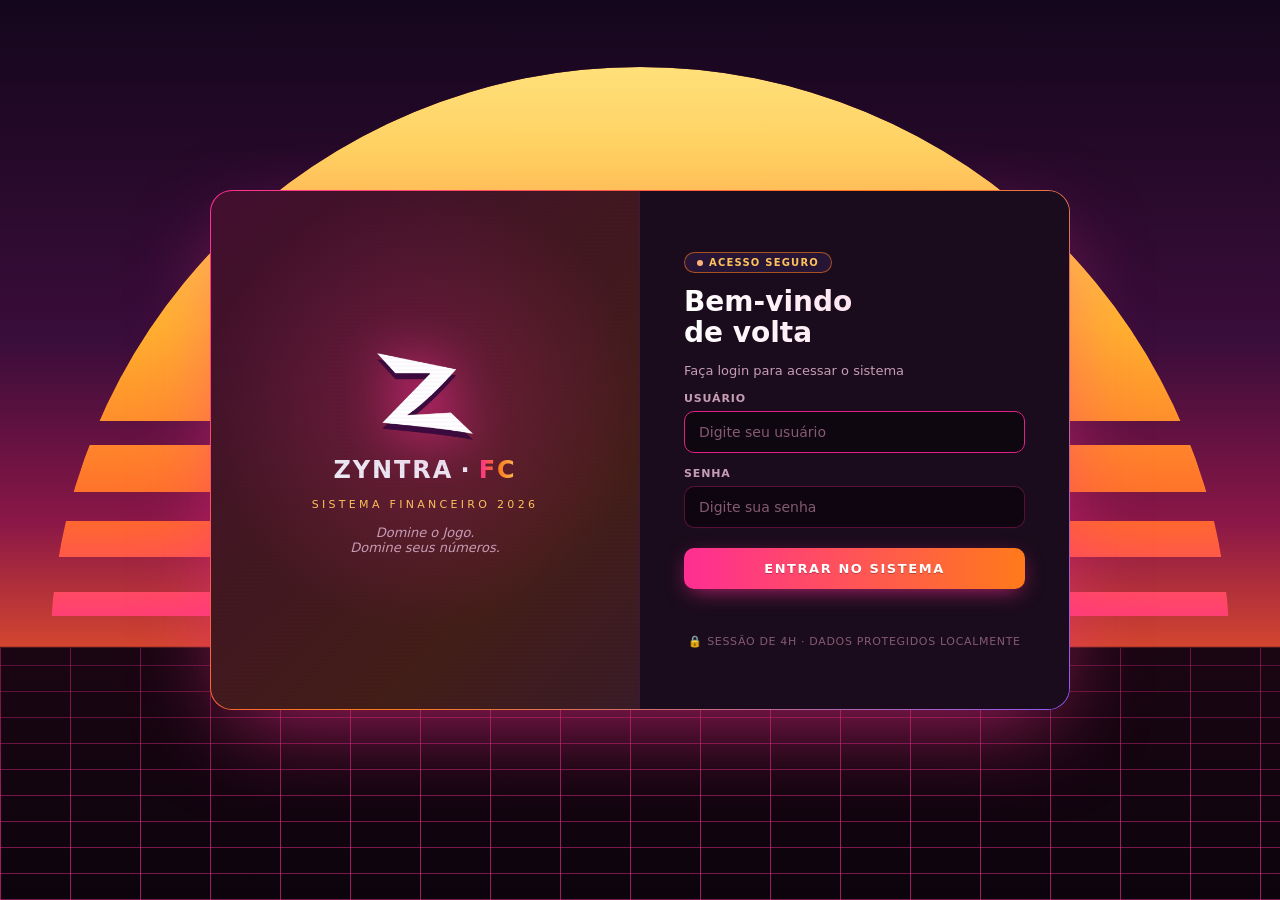
<file: index.html>
﻿<!DOCTYPE html>
<!-- saved from url=(0125)file:///C:/Users/felip/OneDrive/%C3%81rea%20de%20Trabalho/Zyntra%20Global/Zyntra%20%E2%80%94%20Fluxo%20de%20Caixa%202026.html -->
<html lang="pt-BR"><head><meta http-equiv="Content-Type" content="text/html; charset=UTF-8">

<meta name="viewport" content="width=device-width,initial-scale=1.0">
<title>Zyntra — Fluxo de Caixa 2026</title>
<link href="./_files/css2" rel="stylesheet"><link rel="stylesheet" href="mobile.css"><link rel="manifest" href="manifest.json"><meta name="apple-mobile-web-app-capable" content="yes"><meta name="apple-mobile-web-app-status-bar-style" content="black-translucent"><meta name="apple-mobile-web-app-title" content="Zyntra FC"><link rel="apple-touch-icon" href="icon-192.png">
<style>
*{box-sizing:border-box;margin:0;padding:0}
:root{
  --f-body:"Segoe UI Variable Text","Segoe UI",system-ui,-apple-system,BlinkMacSystemFont,sans-serif;
  --f-disp:"Segoe UI Variable Display","Segoe UI",system-ui,-apple-system,BlinkMacSystemFont,sans-serif;
  --f-num:"Cascadia Mono",ui-monospace,"SF Mono",Consolas,monospace;
  --bg:#0f0710;--w:#1a0c1c;--w2:#231026;--w3:#2d1531;--s3:#231026;
  --bdr:#3b1a37;--bdr2:#58264d;
  --t:#ece9f3;--t2:#c79db6;--t3:#845a72;
  --gold:#e0218a;--ouro:#c9a84c;--ourob:#d4b560;--gd:#b8186f;--gdb:#ffb37a;--gl:rgba(139,92,246,.11);--glb:rgba(139,92,246,.3);
  --grn:#34d399;--gnbg:rgba(52,211,153,.08);
  --red:#f87171;--rdbg:rgba(248,113,113,.08);
  --amb:#fbbf24;--ambg:rgba(251,191,36,.08);
  --blu:#60a5fa;--blubg:rgba(96,165,250,.08);
  --pur:#a78bfa;--pubg:rgba(167,139,250,.08);
  --nav:215px
}
body{font-family:var(--f-body);background:var(--bg);color:var(--t);font-size:13px;display:flex;height:100vh;overflow:hidden;-webkit-font-smoothing:antialiased}

/* SIDEBAR */
.sb{width:var(--nav);background:var(--w);border-right:1px solid var(--bdr);display:flex;flex-direction:column;overflow-y:auto;flex-shrink:0}
.sb-logo{padding:16px 14px 14px;border-bottom:1px solid var(--bdr2);flex-shrink:0}
.sb-logo .t1{font-family:var(--f-disp);font-size:15px;font-weight:800;letter-spacing:-.3px;color:var(--t)}
.sb-logo .t1 span{color:var(--ouro)}
.sb-logo .t2{font-size:10px;color:var(--t3);text-transform:uppercase;letter-spacing:.6px;margin-top:3px}
.sb-sec{font-size:9px;color:var(--t3);font-weight:700;text-transform:uppercase;letter-spacing:1px;padding:12px 14px 4px;border-top:1px solid var(--bdr);margin-top:4px;flex-shrink:0}
.sb-sec:first-of-type{border-top:none;margin-top:0}
.ni{display:flex;align-items:center;gap:8px;padding:7px 10px;margin:1px 6px;border-radius:7px;cursor:pointer;font-size:12px;color:var(--t2);transition:background .12s,color .12s;user-select:none;white-space:nowrap;overflow:hidden}
.ni:hover{background:var(--w2);color:var(--t)}
.ni.on{background:var(--gl);color:var(--ouro);font-weight:600;border-left:2px solid var(--gold);padding-left:8px}
.ni .ico{font-size:12px;flex-shrink:0;width:14px;text-align:center;opacity:.8}
.ni.on .ico{opacity:1}
.ni .lbl{overflow:hidden;text-overflow:ellipsis}
.bdg{margin-left:auto;font-size:9px;background:var(--bdr2);color:var(--t2);border-radius:10px;padding:1px 6px;font-weight:700;flex-shrink:0}
.ni.on .bdg{background:var(--gold);color:#fff}

/* MAIN */
.main{flex:1;display:flex;flex-direction:column;overflow:hidden;min-width:0}
.topbar{height:50px;background:var(--w);border-bottom:1px solid var(--bdr);display:flex;align-items:center;padding:0 20px;gap:12px;flex-shrink:0}
.topbar-title{font-size:13px;font-weight:600;flex:0 0 auto;overflow:hidden;text-overflow:ellipsis;white-space:nowrap;color:var(--t2)}
.chip{background:var(--gl);color:var(--ouro);border:1px solid var(--glb);border-radius:20px;padding:3px 10px;font-size:10px;font-weight:700;white-space:nowrap;letter-spacing:.3px}
#btn-sync{font-size:13px;padding:3px 8px;border-radius:20px;cursor:pointer;white-space:nowrap;background:rgba(160,156,146,.12);color:var(--t3);border:1px solid var(--bdr);margin-right:6px;transition:transform .15s ease}
#btn-sync.syncing{animation:sf-spin .9s linear infinite;display:inline-block}
@keyframes sf-spin{to{transform:rotate(360deg)}}
.pg{overflow-y:auto;flex:1;padding:16px 20px}

/* GRID */
.g2{display:grid;grid-template-columns:1fr 1fr;gap:12px;margin-bottom:14px}
.g3{display:grid;grid-template-columns:1fr 1fr 1fr;gap:12px;margin-bottom:14px}
.g4{display:grid;grid-template-columns:repeat(4,1fr);gap:12px;margin-bottom:14px}
.g5{display:grid;grid-template-columns:repeat(5,1fr);gap:12px;margin-bottom:14px}
.row2{display:grid;grid-template-columns:1fr 1fr;gap:14px;margin-bottom:14px}

/* CARD */
.card{background:var(--w);border:1px solid var(--bdr);border-radius:10px;padding:14px 16px}
.card.gold,.card.hl{border-color:rgba(139,92,246,.2);background:linear-gradient(145deg,var(--w),rgba(139,92,246,.04))}
.card .lbl{font-size:10px;color:var(--t3);font-weight:600;text-transform:uppercase;letter-spacing:.5px;margin-bottom:6px}
.card .val{font-family:var(--f-num);font-variant-numeric:tabular-nums;font-size:20px;font-weight:700;line-height:1.15;letter-spacing:-.3px}
.card .sub{font-size:10px;color:var(--t3);margin-top:3px}
.grn{color:var(--grn)}.red{color:var(--red)}.amb{color:var(--amb)}.blu{color:var(--blu)}.pur{color:var(--pur)}.gld{color:var(--ouro)}

/* PANEL */
.panel{background:var(--w);border:1px solid var(--bdr);border-radius:10px;overflow:hidden;margin-bottom:14px}
.ph{padding:10px 14px;border-bottom:1px solid var(--bdr);background:var(--w2);display:flex;align-items:center;justify-content:space-between;gap:8px;flex-wrap:wrap}
.pt{font-size:10px;font-weight:700;color:var(--ouro);text-transform:uppercase;letter-spacing:.5px}
.pb{padding:12px 14px}
.sec{font-size:10px;font-weight:700;color:var(--t3);text-transform:uppercase;letter-spacing:.8px;margin:16px 0 10px;padding-bottom:7px;border-bottom:1px solid var(--bdr)}

/* TABELA */
.ts{overflow-y:auto;max-height:480px}
.tw{overflow-x:auto}
table{width:100%;border-collapse:collapse;font-size:12px}
th{padding:8px 10px;text-align:left;font-size:10px;font-weight:700;color:var(--t3);text-transform:uppercase;letter-spacing:.4px;border-bottom:1px solid var(--bdr);background:var(--w2);white-space:nowrap;position:sticky;top:0;z-index:2}
td{padding:8px 10px;border-bottom:1px solid var(--bdr);vertical-align:middle;color:var(--t)}
tr:last-child td{border-bottom:none}
tr:hover td{background:rgba(255,255,255,.02)}
tfoot td{font-weight:700;border-top:1px solid var(--bdr2);border-bottom:none!important;background:var(--w2);color:var(--t)}
.tr{text-align:right}.tc{text-align:center}.tnw{white-space:nowrap}

/* PILLS */
.pill{font-size:10px;padding:2px 8px;border-radius:20px;font-weight:600;white-space:nowrap;display:inline-block;letter-spacing:.2px}
.pe{background:rgba(52,211,153,.12);color:#34d399;border:1px solid rgba(52,211,153,.25)}
.ps{background:rgba(248,113,113,.12);color:#f87171;border:1px solid rgba(248,113,113,.25)}
.pst{background:rgba(251,191,36,.12);color:#fbbf24;border:1px solid rgba(251,191,36,.25)}
.pr{background:rgba(96,165,250,.12);color:#60a5fa;border:1px solid rgba(96,165,250,.25)}
.pi{background:rgba(167,139,250,.12);color:#a78bfa;border:1px solid rgba(167,139,250,.25)}
.pn{background:rgba(255,255,255,.05);color:var(--t3);border:1px solid var(--bdr)}
.pml{background:rgba(251,191,36,.12);color:#fbbf24;border:1px solid rgba(251,191,36,.25)}
.pamz{background:rgba(96,165,250,.12);color:#60a5fa;border:1px solid rgba(96,165,250,.25)}
.pshp{background:rgba(232,121,249,.12);color:#e879f9;border:1px solid rgba(232,121,249,.25)}

/* FORMS */
.btn{display:inline-flex;align-items:center;gap:5px;padding:7px 13px;font-size:12px;font-family:var(--f-body);border-radius:7px;border:1px solid var(--bdr2);background:var(--w2);color:var(--t);cursor:pointer;font-weight:500;transition:all .12s;white-space:nowrap}
.btn:hover{background:var(--w3);border-color:var(--bdr2);color:var(--t)}
.btn-p,.btnp{background:var(--gold);color:#fff;border-color:var(--ouro);font-weight:600}
.btn-p:hover,.btnp:hover{background:var(--gdb)}
.btn-d,.btnd{background:transparent;color:var(--red);border-color:rgba(248,113,113,.2)}
.btn-d:hover,.btnd:hover{background:rgba(248,113,113,.08)}
.btn-sm,.bsm{padding:4px 8px;font-size:11px}
.brow{display:flex;gap:8px;align-items:center;flex-wrap:wrap;margin-bottom:14px}
.inp{padding:7px 10px;font-size:12px;font-family:var(--f-body);border:1px solid var(--bdr);border-radius:7px;background:var(--w2);color:var(--t);outline:none;transition:border .12s}
.inp:focus{border-color:var(--ouro);background:var(--w2)}
.sel{padding:7px 9px;font-size:12px;font-family:var(--f-body);border:1px solid var(--bdr);border-radius:7px;background:var(--w2);color:var(--t);outline:none;transition:border .12s}
.sel:focus{border-color:var(--ouro)}
.fg{display:grid;gap:10px}
.f2{grid-template-columns:1fr 1fr}.f3{grid-template-columns:1fr 1fr 1fr}
.fg label{font-size:10px;color:var(--t3);font-weight:600;text-transform:uppercase;letter-spacing:.4px;display:block;margin-bottom:3px}
.fg input,.fg select{width:100%;padding:7px 10px;font-size:12px;font-family:var(--f-body);border:1px solid var(--bdr);border-radius:7px;background:var(--w2);color:var(--t);outline:none;transition:border .12s}
.fg input:focus,.fg select:focus{border-color:var(--ouro)}
.fg input[readonly]{background:var(--w);cursor:default;color:var(--t3)}

/* MODAL */
.mbg{display:none;position:fixed;inset:0;background:rgba(0,0,0,.8);z-index:999;align-items:flex-start;justify-content:center;padding:50px 10px 20px;overflow-y:auto;backdrop-filter:blur(2px)}
.mbg.open{display:flex}
.modal{background:var(--w);border:1px solid var(--bdr2);border-radius:12px;padding:20px;width:560px;max-width:100%;box-shadow:0 32px 80px rgba(0,0,0,.7);margin:auto}
.modal.lg{width:760px}
.modal h3{font-size:13px;font-weight:700;margin-bottom:14px;padding-bottom:10px;border-bottom:1px solid var(--bdr);color:var(--ouro);letter-spacing:.2px}
.macts{display:flex;gap:8px;justify-content:flex-end;margin-top:16px;padding-top:12px;border-top:1px solid var(--bdr)}

/* MISC */
.mono{font-family:'SF Mono',ui-monospace,monospace;font-size:11px;background:var(--w2);border:1px solid var(--bdr);padding:2px 6px;border-radius:4px;color:var(--t2)}
.srow{display:flex;align-items:center;gap:8px;padding:8px 0;border-bottom:1px solid var(--bdr)}
.srow:last-child{border-bottom:none}
.calc-box{background:var(--w2);border:1px solid var(--bdr2);border-radius:7px;padding:11px;margin:10px 0;display:grid;grid-template-columns:1fr 1fr 1fr 1fr;gap:9px}
.calc-box .cl{font-size:10px;color:var(--t2);text-transform:uppercase;letter-spacing:.3px;margin-bottom:2px}
.calc-box .cv{font-size:17px;font-weight:700}
.empty{padding:36px;text-align:center;color:var(--t3)}
.mai-row{background:rgba(139,92,246,.08)!important}
.hl{background:linear-gradient(135deg,var(--w),rgba(139,92,246,.06))!important;border-color:var(--glb)!important}

/* ── LOGIN ── */
.login-bg{position:fixed;inset:0;background:#000;display:flex;align-items:center;justify-content:center;z-index:9999;overflow:hidden;}
.login-bg.hidden{display:none;}
#login-canvas{position:absolute;inset:0;z-index:0;pointer-events:none;}
.login-wrap{position:relative;z-index:1;display:flex;width:860px;max-width:98vw;min-height:520px;border-radius:24px;overflow:hidden;box-shadow:0 0 80px rgba(107,33,168,.25),0 40px 120px rgba(0,0,0,.9);border:1px solid rgba(107,33,168,.2);}

/* PAINEL ESQUERDO */
.login-brand{
  flex:1;
  background:linear-gradient(160deg,#0f0710 0%,#0e0010 60%,#0f0710 100%);
  border-right:1px solid rgba(107,33,168,.25);
  display:flex;flex-direction:column;align-items:center;justify-content:center;
  padding:52px 40px;position:relative;overflow:hidden;
}
.login-brand::before{
  content:'';position:absolute;
  width:320px;height:320px;border-radius:50%;
  background:radial-gradient(circle,rgba(107,33,168,.18) 0%,transparent 70%);
  top:50%;left:50%;transform:translate(-50%,-50%);
  animation:loginPulse 3s ease-in-out infinite;
}
.login-brand::after{
  content:'';position:absolute;inset:0;
  background:repeating-linear-gradient(0deg,transparent,transparent 2px,rgba(107,33,168,.03) 2px,rgba(107,33,168,.03) 4px);
  pointer-events:none;
}
.login-logo-wrap{position:relative;margin-bottom:28px;animation:loginEntrada .6s cubic-bezier(.34,1.56,.64,1);}
.login-logo-img{width:110px;height:110px;object-fit:contain;display:block;filter:drop-shadow(0 0 30px rgba(107,33,168,.7)) drop-shadow(0 0 8px rgba(255,255,255,.2));}
.login-logo-ring{position:absolute;inset:-12px;border:1px solid rgba(107,33,168,.4);border-radius:50%;animation:loginSpin 8s linear infinite;}
.login-logo-ring2{position:absolute;inset:-20px;border:1px dashed rgba(107,33,168,.2);border-radius:50%;animation:loginSpin 14s linear infinite reverse;}
.login-brand-name{font-size:26px;font-weight:900;letter-spacing:3px;color:#fff;text-transform:uppercase;margin-bottom:6px;text-shadow:0 0 20px rgba(107,33,168,.5);}
.login-brand-name em{color:#c9a84c;font-style:normal;margin:0 6px;}
.login-brand-sub{font-size:9px;color:rgba(107,33,168,.7);text-transform:uppercase;letter-spacing:3px;margin-bottom:32px;}
.login-tagline{font-size:13px;color:rgba(255,255,255,.15);font-style:italic;letter-spacing:.5px;margin-bottom:0;}
.login-tagline span{color:rgba(107,33,168,.5);font-weight:700;}
.login-dots{display:flex;gap:6px;margin-top:28px;}
.login-dot{width:6px;height:6px;border-radius:50%;background:rgba(107,33,168,.3);animation:loginDot 1.4s ease-in-out infinite;}
.login-dot:nth-child(2){animation-delay:.2s;}
.login-dot:nth-child(3){animation-delay:.4s;}

/* PAINEL DIREITO */
.login-form-side{
  width:380px;
  background:linear-gradient(160deg,#0a0a0a 0%,#0f0710 100%);
  display:flex;flex-direction:column;justify-content:center;
  padding:52px 44px;
  animation:loginSlide .5s cubic-bezier(.34,1.2,.64,1);
}
.login-tag{display:inline-flex;align-items:center;gap:6px;background:rgba(107,33,168,.12);border:1px solid rgba(107,33,168,.3);border-radius:20px;padding:4px 12px;font-size:10px;font-weight:700;color:rgba(107,33,168,.8);letter-spacing:1px;text-transform:uppercase;margin-bottom:20px;}
.login-tag::before{content:'';width:6px;height:6px;border-radius:50%;background:#6b21a8;box-shadow:0 0 6px rgba(107,33,168,1);animation:loginDot 1.4s ease-in-out infinite;}
.login-title{font-size:28px;font-weight:800;color:#fff;margin-bottom:4px;letter-spacing:-.5px;line-height:1.1;}
.login-subtitle{font-size:13px;color:#333;margin-bottom:32px;font-weight:400;}
.login-field{margin-bottom:18px;position:relative;}
.login-label{font-size:10px;font-weight:700;color:#444;text-transform:uppercase;letter-spacing:1px;display:block;margin-bottom:8px;}
.login-input{width:100%;padding:13px 16px;font-size:14px;font-family:var(--f-body);border:1px solid #1e1e1e;border-radius:10px;background:#111;color:#fff;outline:none;transition:border .2s,box-shadow .2s,background .2s;box-sizing:border-box;}
.login-input:focus{border-color:rgba(107,33,168,.6);box-shadow:0 0 0 3px rgba(107,33,168,.12),inset 0 0 20px rgba(107,33,168,.04);background:#141414;}
.login-input::placeholder{color:#2a2a2a;}
.login-btn{
  width:100%;padding:14px;margin-top:8px;
  font-size:13px;font-family:var(--f-body);font-weight:700;
  background:linear-gradient(135deg,#6b21a8 0%,#7c3aed 50%,#6b21a8 100%);
  background-size:200% 100%;
  color:#fff;border:none;border-radius:10px;cursor:pointer;
  letter-spacing:2px;text-transform:uppercase;
  transition:all .2s;
  box-shadow:0 4px 20px rgba(107,33,168,.3);
}
.login-btn:hover{background-position:right;box-shadow:0 8px 32px rgba(107,33,168,.5);transform:translateY(-1px);}
.login-btn:active{transform:translateY(0);}
.login-btn:disabled{opacity:.4;cursor:not-allowed;transform:none;}
.login-divider{display:flex;align-items:center;gap:10px;margin:20px 0 4px;opacity:.15;}
.login-divider::before,.login-divider::after{content:'';flex:1;height:1px;background:#fff;}
.login-divider span{font-size:10px;color:#fff;text-transform:uppercase;letter-spacing:1px;}
.login-err{font-size:12px;color:#f87171;margin-top:10px;min-height:16px;text-align:center;}
.login-lock{font-size:12px;color:#fbbf24;margin-top:10px;min-height:16px;text-align:center;}
.login-footer-txt{font-size:10px;color:#1e1e1e;text-align:center;margin-top:24px;letter-spacing:.5px;}

/* ANIMAÇÕES */
@keyframes loginPulse{0%,100%{transform:translate(-50%,-50%) scale(1);opacity:1}50%{transform:translate(-50%,-50%) scale(1.15);opacity:.7}}
@keyframes loginSpin{from{transform:rotate(0deg)}to{transform:rotate(360deg)}}
@keyframes loginEntrada{from{opacity:0;transform:scale(.6)}to{opacity:1;transform:scale(1)}}
@keyframes loginSlide{from{opacity:0;transform:translateX(30px)}to{opacity:1;transform:translateX(0)}}
@keyframes loginDot{0%,100%{opacity:.3;transform:scale(1)}50%{opacity:1;transform:scale(1.4)}}
@keyframes loginShake{0%,100%{transform:translateX(0)}20%,60%{transform:translateX(-8px)}40%,80%{transform:translateX(8px)}}
/* ── BACKUP ALERT ── */
.backup-banner{position:fixed;bottom:calc(72px + env(safe-area-inset-bottom));right:16px;left:16px;max-width:none;width:auto;background:var(--w);border:1px solid var(--bdr);border-left:4px solid var(--gold);border-radius:10px;padding:14px 16px;max-width:320px;box-shadow:0 8px 32px rgba(0,0,0,.5);z-index:888;animation:slideIn .3s ease;}
@keyframes slideIn{from{transform:translateX(120%);opacity:0;}to{transform:translateX(0);opacity:1;}}
.backup-banner .bb-title{font-size:12px;font-weight:700;color:var(--t);margin-bottom:3px;}
.backup-banner .bb-sub{font-size:11px;color:var(--t2);margin-bottom:10px;}
.backup-banner .bb-btns{display:flex;gap:7px;}
.backup-banner .bb-btns button{flex:1;padding:6px;font-size:11px;font-family:var(--f-body);border-radius:6px;border:1px solid var(--bdr2);cursor:pointer;font-weight:500;background:var(--w2);color:var(--t);}
.backup-banner .bb-ok{background:var(--gold);color:#fff;border-color:var(--ouro);}
.backup-banner .bb-later{background:var(--s3);color:var(--t2);}

/* ── COCKPIT ── */
.cockpit{display:grid;grid-template-columns:1fr 1fr 1fr;gap:12px;margin-bottom:16px}
.c-card{background:var(--w);border:1px solid var(--bdr2);border-radius:10px;padding:20px 22px;position:relative;overflow:hidden}
.c-card::before{content:'';position:absolute;top:0;left:0;right:0;height:3px}
.c-card.cpositivo{border-color:rgba(74,222,128,.35)}.c-card.cpositivo::before{background:var(--grn)}
.c-card.cnegativo{border-color:rgba(248,113,113,.35)}.c-card.cnegativo::before{background:var(--red)}
.c-card.catencao{border-color:rgba(251,191,36,.35)}.c-card.catencao::before{background:var(--amb)}
.c-lbl{font-size:9px;font-weight:700;text-transform:uppercase;letter-spacing:1px;color:var(--t3);margin-bottom:8px}
.c-val{font-size:28px;font-weight:800;letter-spacing:-.5px;line-height:1;margin-bottom:6px}
.c-val.cpositivo{color:var(--grn)}.c-val.cnegativo{color:var(--red)}.c-val.cdourado{color:var(--ouro)}
.c-st{display:inline-flex;align-items:center;gap:5px;font-size:11px;font-weight:600;padding:3px 8px;border-radius:20px;margin-bottom:8px}
.c-st.cpositivo{background:rgba(74,222,128,.12);color:var(--grn)}
.c-st.cnegativo{background:rgba(248,113,113,.12);color:var(--red)}
.c-st.catencao{background:rgba(251,191,36,.12);color:var(--amb)}
.c-sub2{font-size:10px;color:var(--t3)}
.ck-div{font-size:10px;font-weight:700;color:var(--t3);text-transform:uppercase;letter-spacing:.6px;margin:4px 0 10px;padding-bottom:6px;border-bottom:1px solid var(--bdr);display:flex;align-items:center;gap:8px}
.ck-div::after{content:'';flex:1;height:1px;background:var(--bdr)}

</style>
<style>@keyframes shake{0%,100%{transform:translateX(0)}20%,60%{transform:translateX(-6px)}40%,80%{transform:translateX(6px)}}</style><style>@keyframes shake{0%,100%{transform:translateX(0)}20%,60%{transform:translateX(-6px)}40%,80%{transform:translateX(6px)}}</style><style>@keyframes shake{0%,100%{transform:translateX(0)}20%,60%{transform:translateX(-6px)}40%,80%{transform:translateX(6px)}}</style><script>
// Pré-carrega dados do GitHub ANTES do app inicializar (síncrono)
(function(){
  if(typeof process!=='undefined'&&process.versions&&process.versions.electron)return;
  try{
    var base=location.href.replace(/\/[^/]*$/,'/');
    var xhr=new XMLHttpRequest();
    xhr.open('GET',base+'data.json?t='+Date.now(),false);
    xhr.send();
    if(xhr.status===200){
      var remoto=JSON.parse(xhr.responseText);
      if(remoto&&remoto.fc){
        var local=null;
        try{local=JSON.parse(localStorage.getItem('zyntra_v9'));}catch(e){}
        var tLocal=(local&&local._savedAt)||0;
        var tRemoto=remoto._savedAt||0;
        if(tRemoto>=tLocal){
          localStorage.setItem('zyntra_v9',JSON.stringify(remoto));
        }
      }
    }
  }catch(e){}
})();
</script><style id="tema-black-zyntra">
/* ── Visual Black Zyntra (mesmo layout, letras e cores do sistema Black Zyntra) ── */
body{font-family:var(--f-body);font-variant-numeric:tabular-nums;-webkit-font-smoothing:antialiased;text-rendering:optimizeLegibility}
input,select,textarea,button{font-family:var(--f-body)}

/* Menu lateral */
.sb{background:var(--w);border-right:1px solid var(--bdr)}
.sb-logo{border-bottom:1px solid var(--bdr);padding:18px 16px 14px}
.sb-logo .t1{font-family:var(--f-disp);font-size:19px;font-weight:700;letter-spacing:.01em;color:var(--t)}
.sb-logo .t1 span{color:var(--ouro)}
.sb-logo .t2{font-size:10px;font-weight:600;letter-spacing:.09em;color:var(--t2)}
.sb-sec{font-size:10px;font-weight:700;letter-spacing:.09em;color:var(--t3);padding:12px 18px 4px;border-top:1px solid var(--bdr)}
.ni{font-size:13px;font-weight:600;color:var(--t2);padding:7px 12px;margin:1px 8px;border-radius:8px;border-left:0;flex-shrink:0;min-height:32px}
.sb-logo,.sb-sec{flex-shrink:0}
.ni:hover{background:var(--w2);color:var(--t)}
.ni.on{background:rgba(139,92,246,.2);color:var(--t);font-weight:600;border-left:0;padding-left:12px}

/* Topo e página */
.topbar{background:var(--bg);border-bottom:1px solid var(--bdr)}
.topbar-title{font-family:var(--f-disp);font-size:15px;font-weight:700;color:var(--t)}
.chip{background:rgba(201,168,76,.13);color:var(--ouro);border-color:rgba(201,168,76,.38);font-weight:700}

/* Cards */
.card{background:var(--w);border:1px solid var(--bdr);border-radius:12px;padding:14px 16px}
.card .lbl{font-size:11px;font-weight:600;letter-spacing:.05em;color:var(--t2)}
.card .val{font-family:var(--f-num);font-variant-numeric:tabular-nums;font-size:22px;font-weight:700;letter-spacing:0}
.card .sub{font-size:12px;color:var(--t3)}
.panel{background:var(--w);border:1px solid var(--bdr);border-radius:12px}
.ph{background:var(--w2);border-bottom:1px solid var(--bdr)}
.pt{font-family:var(--f-disp);font-weight:700;letter-spacing:.04em}
.sec{font-family:var(--f-disp);font-size:12px;font-weight:700;letter-spacing:.06em;border-bottom:1px solid var(--bdr)}

/* Tabelas */
table{font-size:12.5px}
td.tr,th.tr,td.tc,th.tc{white-space:nowrap}
th{background:var(--w2);color:var(--t2);font-size:10.5px;font-weight:600;letter-spacing:.05em;border-bottom:1px solid var(--bdr);padding:9px 9px}
td{border-bottom:1px solid var(--bdr);padding:8px 9px}
tbody tr:hover td{background:rgba(139,92,246,.06)}

/* Botões e campos */
.btn{border-radius:7px;font-weight:600}
.btn:hover{border-color:var(--ouro)}
.btnp,.btn-p{background:var(--gold);color:#fff;border-color:var(--ouro);font-weight:700}
.btnp:hover,.btn-p:hover{background:#ff3f9a;border-color:#ff3f9a;color:#fff}
.inp{background:var(--bg);border:1px solid var(--bdr);border-radius:7px}
.inp:focus{border-color:var(--ouro);background:var(--bg)}

/* Grades: o conteúdo nunca empurra a coluna para fora da tela */
.g2>*,.g3>*,.g4>*,.g5>*{min-width:0}
.panel,.card{min-width:0;max-width:100%}

@media(max-width:768px){
  /* blocos com tabela larga rolam de lado dentro deles, sem vazar da tela */
  .panel{overflow-x:auto!important;-webkit-overflow-scrolling:touch}
  .panel>table{min-width:100%}
  .card .val{font-size:19px}
  .topbar-title{font-size:14px}
}
/* ── Login no padrão do Black Zyntra ── */
.login-bg{background:radial-gradient(ellipse at 30% 40%,rgba(139,92,246,.22),transparent 55%),radial-gradient(ellipse at 80% 80%,rgba(139,92,246,.10),transparent 50%),#08040a!important;padding:20px}
#login-canvas,.login-logo-ring,.login-logo-ring2,.login-dots,.login-brand::before{display:none!important}
.login-wrap{display:grid!important;grid-template-columns:1fr 1fr;width:min(860px,100%)!important;max-width:100%!important;min-height:520px;border:1px solid var(--bdr)!important;border-radius:18px!important;overflow:hidden;background:var(--w)!important;box-shadow:0 0 80px rgba(139,92,246,.18)!important;animation:none!important}
.login-brand{display:flex!important;flex-direction:column;align-items:center;justify-content:center;gap:14px;padding:40px!important;border-right:1px solid var(--bdr)!important;background:radial-gradient(circle at 50% 45%,rgba(139,92,246,.28),transparent 60%),#130912!important}
.login-logo-wrap{width:96px;height:96px;margin:0!important;animation:none!important}
.login-logo-img{width:96px!important;height:96px!important;object-fit:contain;border-radius:50%;filter:none!important;box-shadow:0 0 40px rgba(139,92,246,.45)}
.login-brand-name{font:700 24px var(--f-disp)!important;letter-spacing:.08em!important;color:var(--t)!important;text-shadow:none!important;margin:0!important;text-transform:uppercase}
.login-brand-name em{color:var(--t)!important;font-style:normal;margin:0 .3em!important}
.login-brand-name span{color:#e0218a}
.login-brand-sub{font-size:11px!important;letter-spacing:.3em!important;color:#ffb37a!important;text-transform:uppercase;margin:0!important}
.login-tagline{font-size:13px!important;color:var(--t2)!important;font-style:italic;text-align:center;letter-spacing:0!important}
.login-tagline span{color:var(--t2)!important;font-weight:400!important}
.login-form-side{width:auto!important;display:flex!important;flex-direction:column;justify-content:center;gap:14px;padding:40px 44px!important;background:var(--w)!important}
.login-tag{align-self:flex-start;font:700 10px var(--f-body)!important;letter-spacing:.12em!important;color:#ffb37a!important;border:1px solid rgba(139,92,246,.4)!important;background:rgba(139,92,246,.12)!important;border-radius:99px!important;padding:4px 12px!important;text-transform:uppercase;margin:0!important}
.login-tag::before{background:#ffb37a!important;box-shadow:none!important;animation:none!important}
.login-title{font:700 28px/1.1 var(--f-disp)!important;color:var(--t)!important;letter-spacing:0!important;margin:0!important}
.login-subtitle{font-size:13px!important;color:var(--t2)!important;margin:0!important}
.login-field{display:flex;flex-direction:column;gap:6px;margin:0!important}
.login-label{font-size:11px!important;font-weight:700!important;letter-spacing:.08em!important;color:var(--t2)!important;text-transform:uppercase;margin:0!important}
.login-input{padding:12px 14px!important;font-size:14px;border-radius:10px!important;background:var(--bg)!important;border:1px solid var(--bdr)!important;color:var(--t)!important;box-shadow:none!important}
.login-input::placeholder{color:var(--t3)!important}
.login-input:focus{border-color:#e0218a!important;box-shadow:none!important;background:var(--bg)!important}
.login-btn{margin-top:6px!important;padding:13px!important;border:0!important;border-radius:10px!important;background:#e0218a!important;color:#fff!important;font:700 13px var(--f-body)!important;letter-spacing:.12em!important;box-shadow:none!important;transform:none!important}
.login-btn:hover{background:#ff3f9a!important;box-shadow:none!important;transform:none!important}
.login-err{font-size:13px!important;color:#f87171!important;margin:0!important;min-height:18px;text-align:left!important}
.login-lock{margin:0!important;text-align:left!important}
.login-footer-txt{font-size:11px!important;color:var(--t3)!important;letter-spacing:.06em!important;text-align:center;margin:0!important}
.login-logo-mob,.login-divider{display:none!important}
@media(max-width:720px){
  .login-bg{overflow-y:auto!important;align-items:flex-start!important;padding:16px!important}
  .login-wrap{grid-template-columns:1fr;min-height:0!important;margin:auto!important;overflow:hidden!important;width:100%!important}
  .login-form-side{justify-content:flex-start!important}
  .login-logo-wrap,.login-logo-img{width:76px!important;height:76px!important}
  .login-brand{gap:10px}
  .login-brand{display:flex!important;padding:28px!important;border-right:0!important;border-bottom:1px solid var(--bdr)!important}
  .login-form-side{padding:28px!important}
  .login-input{font-size:16px!important}
}
</style>
<style id="tema-por-do-sol">
/* Tema "Pôr do sol" (GTA VI + Zyntra): céu, sol retrô, grade neon, cartões de vidro.
   Números mantêm as cores originais (dourado/verde/vermelho). Ver tema.sed para a troca da paleta base. */
:root{--sun1:#ff2e93;--sun2:#ff7a1a;--sun3:#ffc25a;--vio:#8b5cf6;--glass:rgba(26,10,30,.72)}
body{background:#0c050e!important}
body::before{content:"";position:fixed;inset:0;z-index:-1;pointer-events:none;background:radial-gradient(ellipse 60% 38% at 78% 108%,rgba(255,122,26,.30),transparent 70%),radial-gradient(ellipse 55% 40% at 40% 112%,rgba(255,46,147,.22),transparent 70%),radial-gradient(ellipse 45% 35% at 105% -5%,rgba(139,92,246,.22),transparent 70%),linear-gradient(180deg,#0c050e 0%,#140818 55%,#1d0a1f 100%)}
body::after{content:"";position:fixed;left:0;right:0;bottom:0;height:34vh;z-index:-1;pointer-events:none;opacity:.22;background:repeating-linear-gradient(90deg,rgba(255,46,147,.55) 0 1px,transparent 1px 64px),repeating-linear-gradient(0deg,rgba(255,122,26,.55) 0 1px,transparent 1px 34px);transform:perspective(420px) rotateX(62deg);transform-origin:bottom;-webkit-mask-image:linear-gradient(0deg,#000 10%,transparent 90%);mask-image:linear-gradient(0deg,#000 10%,transparent 90%)}
.main,.pg,.content{background:transparent!important}
.sb{background:linear-gradient(180deg,#1b0a24 0%,#240b2a 45%,#3a0f33 78%,#5a1438 100%)!important;border-right:1px solid rgba(255,46,147,.28)!important;box-shadow:6px 0 30px -12px rgba(255,46,147,.35)}
.sb::after{content:"";position:sticky;display:block;bottom:0;height:150px;margin-top:20px;pointer-events:none;background:url("[data-uri]") bottom/100% auto no-repeat,repeating-linear-gradient(180deg,transparent 0 9px,#3a0f33 9px 12px) center 64px/130px 70px no-repeat,radial-gradient(circle at 50% 100%,#ffc25a 0 14%,#ff7a1a 26%,#ff2e93 40%,transparent 41%) bottom/100% 100% no-repeat}
.sb-logo{background:linear-gradient(180deg,rgba(255,46,147,.10),transparent)!important;border-bottom:1px solid rgba(255,122,26,.25)!important}
.sb-logo .t1{background:linear-gradient(90deg,#fff 0%,#ffd1e6 40%,#ffc25a 100%);-webkit-background-clip:text;background-clip:text;color:transparent!important;letter-spacing:2px;font-weight:900!important;filter:drop-shadow(0 0 10px rgba(255,46,147,.45))}
.sb-logo .t1 span{color:#ff7a1a!important;-webkit-text-fill-color:#ff7a1a}
.sb-logo .t2{color:#ffc25a!important;opacity:.85}
.sb-sec{color:#ff7a1a!important;letter-spacing:1.6px;text-shadow:0 0 12px rgba(255,122,26,.45)}
.ni{border-radius:10px!important;margin:1px 8px!important;transition:background .15s,box-shadow .15s}
.ni:hover{background:rgba(255,46,147,.10)!important;box-shadow:inset 0 0 0 1px rgba(255,46,147,.25)}
.ni.on{background:linear-gradient(90deg,rgba(255,46,147,.38),rgba(255,122,26,.18))!important;box-shadow:inset 0 0 0 1px rgba(255,122,26,.55),0 0 18px -4px rgba(255,46,147,.6)!important;color:#fff!important;border-left:0!important}
.topbar{background:rgba(16,6,18,.72)!important;backdrop-filter:blur(10px);-webkit-backdrop-filter:blur(10px);border-bottom:0!important;position:relative}
.topbar::after{content:"";position:absolute;left:0;right:0;bottom:0;height:2px;background:linear-gradient(90deg,#ff2e93,#ff7a1a 45%,#ffc25a 60%,#8b5cf6);box-shadow:0 0 14px rgba(255,46,147,.7)}
#ptitle{background:linear-gradient(90deg,#fff,#ffc9e2 55%,#ffc25a);-webkit-background-clip:text;background-clip:text;color:transparent!important;font-weight:900!important;letter-spacing:.5px}
.card,.panel{background:linear-gradient(rgba(26,10,30,.72),rgba(26,10,30,.72)) padding-box,linear-gradient(135deg,rgba(255,46,147,.75),rgba(255,122,26,.45) 45%,rgba(139,92,246,.6)) border-box!important;border:1px solid transparent!important;border-radius:16px!important;box-shadow:0 12px 40px -18px rgba(255,46,147,.45),inset 0 1px 0 rgba(255,255,255,.06)!important;backdrop-filter:blur(6px)}
.card:hover{box-shadow:0 16px 48px -14px rgba(255,46,147,.65),inset 0 1px 0 rgba(255,255,255,.08)!important}
.card .lbl,.ph .pt,.sec{background:linear-gradient(90deg,#ffc25a,#ff2e93);-webkit-background-clip:text;background-clip:text;color:transparent!important;font-weight:800!important;letter-spacing:1.2px}
.sec{border-bottom:0!important;position:relative}
.sec::after{content:"";position:absolute;left:0;bottom:-2px;width:120px;height:2px;background:linear-gradient(90deg,#ff2e93,transparent)}
.card.hl{background:linear-gradient(rgba(42,12,40,.85),rgba(42,12,40,.85)) padding-box,linear-gradient(135deg,#ff2e93,#ff7a1a,#ffc25a) border-box!important}
.ph{border-bottom:1px solid rgba(255,46,147,.18)!important}
table thead th{background:linear-gradient(90deg,rgba(255,46,147,.12),rgba(255,122,26,.06))!important;color:#ffc9a4!important}
tbody tr:hover{background:rgba(255,46,147,.06)!important}
.btn{border-radius:10px!important}
.btnp,.login-btn{background:linear-gradient(90deg,#ff2e93,#ff7a1a)!important;border:0!important;color:#fff!important;box-shadow:0 6px 22px -6px rgba(255,46,147,.75)!important;text-shadow:0 1px 0 rgba(0,0,0,.25)}
.btnp:hover,.login-btn:hover{filter:brightness(1.1);box-shadow:0 8px 28px -4px rgba(255,122,26,.8)!important}
input:focus,select:focus,textarea:focus{border-color:#ff2e93!important;box-shadow:0 0 0 3px rgba(255,46,147,.25)!important}
.zseg{background:rgba(26,10,30,.7)!important;border:1px solid rgba(255,46,147,.25)!important}
.zseg button.on{background:linear-gradient(90deg,#ff2e93,#ff7a1a)!important;color:#fff!important;box-shadow:0 0 18px -4px rgba(255,46,147,.8)}
.pill,.chip{border-radius:999px!important}
::-webkit-scrollbar{width:9px;height:9px}::-webkit-scrollbar-thumb{background:linear-gradient(#ff2e93,#ff7a1a);border-radius:9px}::-webkit-scrollbar-track{background:#140818}
.mob-nav{background:rgba(16,6,18,.86)!important;backdrop-filter:blur(12px);-webkit-backdrop-filter:blur(12px);border-top:0!important;box-shadow:0 -1px 0 0 rgba(255,46,147,.55),0 -10px 30px -10px rgba(255,46,147,.4)!important}
.mob-nav-btn.on,.mob-nav-btn.ativo{color:#ffc25a!important;text-shadow:0 0 12px rgba(255,122,26,.8)}
#login-bg{background:linear-gradient(180deg,#14061c 0%,#3a0d3a 38%,#8a1747 58%,#d2452f 71.8%,#1a0612 72%,#0c040d 100%)!important}
#login-bg::before{content:"";position:absolute;left:50%;top:72%;width:620px;height:620px;transform:translate(-50%,-50%);border-radius:50%;pointer-events:none;background:repeating-linear-gradient(180deg,transparent 0 30px,rgba(12,4,13,.0) 30px 31px),linear-gradient(180deg,#ffc25a 0%,#ff7a1a 28%,#ff2e93 48%,#ff2e93 50%);clip-path:inset(0 0 50% 0);filter:drop-shadow(0 0 50px rgba(255,122,26,.75))}
#login-bg::after{content:"";position:absolute;left:0;right:0;bottom:0;height:28%;pointer-events:none;background:url("[data-uri]") center -40px/1200px auto no-repeat,repeating-linear-gradient(90deg,rgba(255,46,147,.6) 0 1px,transparent 1px 70px),repeating-linear-gradient(0deg,rgba(255,46,147,.45) 0 1px,transparent 1px 26px);-webkit-mask-image:linear-gradient(0deg,#000 30%,rgba(0,0,0,.6) 100%)}
#login-canvas{opacity:.3}
.login-wrap{background:linear-gradient(rgba(18,6,20,.80),rgba(18,6,20,.80)) padding-box,linear-gradient(135deg,#ff2e93,#ff7a1a 50%,#8b5cf6) border-box!important;border:1.5px solid transparent!important;border-radius:22px!important;box-shadow:0 30px 90px -20px rgba(255,46,147,.6)!important;backdrop-filter:blur(14px);-webkit-backdrop-filter:blur(14px);position:relative;z-index:2}
.login-brand{background:radial-gradient(circle at 50% 42%,rgba(255,46,147,.25),transparent 60%)!important}
.login-brand-name{letter-spacing:4px}
.login-brand-name span{background:linear-gradient(90deg,#ff2e93,#ff7a1a,#ffc25a);-webkit-background-clip:text;background-clip:text;color:transparent!important}
.login-brand-sub{color:#ffc25a!important}
.login-title{background:linear-gradient(90deg,#fff,#ffc9e2);-webkit-background-clip:text;background-clip:text;color:transparent!important}
.login-tag{border-color:rgba(255,122,26,.6)!important;color:#ffc25a!important}
.login-input{background:rgba(10,4,12,.7)!important;border-color:rgba(255,46,147,.3)!important}
.login-logo-ring,.login-logo-ring2{border-color:rgba(255,122,26,.55)!important;box-shadow:0 0 24px rgba(255,46,147,.55)!important}
.modc{background:linear-gradient(rgba(26,10,30,.74),rgba(26,10,30,.74)) padding-box,linear-gradient(135deg,rgba(255,46,147,.8),rgba(255,122,26,.5) 45%,rgba(139,92,246,.65)) border-box!important;border:1px solid transparent!important;border-radius:18px!important;box-shadow:0 14px 44px -18px rgba(255,46,147,.5),inset 0 1px 0 rgba(255,255,255,.06);position:relative;overflow:hidden;backdrop-filter:blur(6px)}
.modc::before{content:"";position:absolute;left:0;right:0;top:0;height:3px;background:linear-gradient(90deg,#34d399,transparent)}
.modc.st-amb::before{background:linear-gradient(90deg,#fbbf24,transparent)}.modc.st-red::before{background:linear-gradient(90deg,#f87171,transparent)}
.modc::after{content:"";position:absolute;right:-60px;top:-60px;width:180px;height:180px;border-radius:50%;background:radial-gradient(circle,rgba(255,46,147,.16),transparent 70%);pointer-events:none}
.modc:hover{box-shadow:0 18px 54px -14px rgba(255,46,147,.7),inset 0 1px 0 rgba(255,255,255,.08)}
.modc-t{background:linear-gradient(90deg,#ffc25a,#ff2e93);-webkit-background-clip:text;background-clip:text;color:transparent!important;letter-spacing:1.4px!important}
.login-logo-ring,.login-logo-ring2{display:none!important}
.login-logo-wrap{background:none!important;box-shadow:none!important;border:0!important}
.login-logo-img{background:none!important;border-radius:0!important;box-shadow:none!important;filter:drop-shadow(0 6px 0 #3a0a3c) drop-shadow(0 0 24px rgba(255,46,147,.65))!important;object-fit:contain!important}
#login-bg::before{background:linear-gradient(180deg,#ffe07a 0%,#ffb22e 22%,#ff6a2a 38%,#ff2e93 50%)!important;-webkit-mask-image:linear-gradient(180deg,#000 0 30%,transparent 30% 32%,#000 32% 36%,transparent 36% 38.5%,#000 38.5% 41.5%,transparent 41.5% 44.5%,#000 44.5% 46.5%,transparent 46.5% 50%)!important;mask-image:linear-gradient(180deg,#000 0 30%,transparent 30% 32%,#000 32% 36%,transparent 36% 38.5%,#000 38.5% 41.5%,transparent 41.5% 44.5%,#000 44.5% 46.5%,transparent 46.5% 50%)!important;clip-path:none!important}
#login-bg::before{width:1180px!important;height:1180px!important;top:73%!important}
#login-bg::after{background:url("[data-uri]") center -60px/1900px auto no-repeat,repeating-linear-gradient(90deg,rgba(255,46,147,.6) 0 1px,transparent 1px 70px),repeating-linear-gradient(0deg,rgba(255,46,147,.45) 0 1px,transparent 1px 26px)!important}
.sb-logo .t1{letter-spacing:.6px!important;white-space:nowrap;font-size:17px!important}
.modc{overflow:visible!important}.modc::after{display:none!important}
.modc::before{border-radius:18px 18px 0 0}
#login-bg::after{background:repeating-linear-gradient(90deg,rgba(255,46,147,.6) 0 1px,transparent 1px 70px),repeating-linear-gradient(0deg,rgba(255,46,147,.45) 0 1px,transparent 1px 26px)!important}
@media(max-width:768px){#login-bg::before{width:760px!important;height:760px!important;top:70%!important}.sb-logo .t1{font-size:16px!important}}

</style>
</head>
<body>

<nav class="sb">
  <div class="sb-logo">
    <div class="t1">ZYNTRA <em style="color:var(--ouro);font-style:normal">·</em> FC</div>
    <div class="t2">Sistema Financeiro 2026</div>
  </div>

  <div class="ni" id="ni-inicio" onclick="ir(&#39;inicio&#39;,0,this)"><span class="ico">🏠</span><span class="lbl">Início</span></div>

  <div class="sb-sec" id="sec-dash" data-restrita="dash">Dashboard</div>
  <div class="ni" data-tipo="dash" onclick="ir(&#39;dash&#39;,this)"><span class="ico">📊</span><span class="lbl">Dashboard Geral</span></div>

  <div class="sb-sec">Fluxo de Caixa</div>
  <div class="ni" onclick="ir(&#39;fc&#39;,1,this)"><span class="ico">📋</span><span class="lbl">Janeiro</span><span class="bdg" id="b1" style="display:none">0</span></div>
  <div class="ni" onclick="ir(&#39;fc&#39;,2,this)"><span class="ico">📋</span><span class="lbl">Fevereiro</span><span class="bdg" id="b2" style="display:none">0</span></div>
  <div class="ni" onclick="ir(&#39;fc&#39;,3,this)"><span class="ico">📋</span><span class="lbl">Março</span><span class="bdg" id="b3" style="display:none">0</span></div>
  <div class="ni" onclick="ir(&#39;fc&#39;,4,this)"><span class="ico">📋</span><span class="lbl">Abril</span><span class="bdg" id="b4" style="display:none">0</span></div>
  <div class="ni" onclick="ir(&#39;fc&#39;,5,this)"><span class="ico">📋</span><span class="lbl">Maio</span><span class="bdg" id="b5" style="display: inline;">114</span></div>
  <div class="ni" onclick="ir(&#39;fc&#39;,6,this)"><span class="ico">📋</span><span class="lbl">Junho</span><span class="bdg" id="b6" style="display: inline;">5</span></div>
  <div class="ni" onclick="ir(&#39;fc&#39;,7,this)"><span class="ico">📋</span><span class="lbl">Julho</span><span class="bdg" id="b7" style="display:none">0</span></div>
  <div class="ni" onclick="ir(&#39;fc&#39;,8,this)"><span class="ico">📋</span><span class="lbl">Agosto</span><span class="bdg" id="b8" style="display:none">0</span></div>
  <div class="ni" onclick="ir(&#39;fc&#39;,9,this)"><span class="ico">📋</span><span class="lbl">Setembro</span><span class="bdg" id="b9" style="display:none">0</span></div>
  <div class="ni" onclick="ir(&#39;fc&#39;,10,this)"><span class="ico">📋</span><span class="lbl">Outubro</span><span class="bdg" id="b10" style="display:none">0</span></div>
  <div class="ni" onclick="ir(&#39;fc&#39;,11,this)"><span class="ico">📋</span><span class="lbl">Novembro</span><span class="bdg" id="b11" style="display:none">0</span></div>
  <div class="ni" onclick="ir(&#39;fc&#39;,12,this)"><span class="ico">📋</span><span class="lbl">Dezembro</span><span class="bdg" id="b12" style="display:none">0</span></div>

  <div class="sb-sec">Vendas por Pedido</div>
  <div class="ni" onclick="ir(&#39;vnd&#39;,1,this)"><span class="ico">🛒</span><span class="lbl">Janeiro</span><span class="bdg" id="v1" style="display:none">0</span></div>
  <div class="ni" onclick="ir(&#39;vnd&#39;,2,this)"><span class="ico">🛒</span><span class="lbl">Fevereiro</span><span class="bdg" id="v2" style="display:none">0</span></div>
  <div class="ni" onclick="ir(&#39;vnd&#39;,3,this)"><span class="ico">🛒</span><span class="lbl">Março</span><span class="bdg" id="v3" style="display:none">0</span></div>
  <div class="ni" onclick="ir(&#39;vnd&#39;,4,this)"><span class="ico">🛒</span><span class="lbl">Abril</span><span class="bdg" id="v4" style="display:none">0</span></div>
  <div class="ni" onclick="ir(&#39;vnd&#39;,5,this)"><span class="ico">🛒</span><span class="lbl">Maio</span><span class="bdg" id="v5" style="display: inline;">37</span></div>
  <div class="ni" onclick="ir(&#39;vnd&#39;,6,this)"><span class="ico">🛒</span><span class="lbl">Junho</span><span class="bdg" id="v6" style="display: inline;">1</span></div>
  <div class="ni" onclick="ir(&#39;vnd&#39;,7,this)"><span class="ico">🛒</span><span class="lbl">Julho</span><span class="bdg" id="v7" style="display:none">0</span></div>
  <div class="ni" onclick="ir(&#39;vnd&#39;,8,this)"><span class="ico">🛒</span><span class="lbl">Agosto</span><span class="bdg" id="v8" style="display:none">0</span></div>
  <div class="ni" onclick="ir(&#39;vnd&#39;,9,this)"><span class="ico">🛒</span><span class="lbl">Setembro</span><span class="bdg" id="v9" style="display:none">0</span></div>
  <div class="ni" onclick="ir(&#39;vnd&#39;,10,this)"><span class="ico">🛒</span><span class="lbl">Outubro</span><span class="bdg" id="v10" style="display:none">0</span></div>
  <div class="ni" onclick="ir(&#39;vnd&#39;,11,this)"><span class="ico">🛒</span><span class="lbl">Novembro</span><span class="bdg" id="v11" style="display:none">0</span></div>
  <div class="ni" onclick="ir(&#39;vnd&#39;,12,this)"><span class="ico">🛒</span><span class="lbl">Dezembro</span><span class="bdg" id="v12" style="display:none">0</span></div>

  <div class="sb-sec" id="sec-relatorios">Relatórios</div>
  <div class="ni" data-tipo="resumo" onclick="ir(&#39;resumo_fc&#39;,0,this)"><span class="ico">💰</span><span class="lbl">Resumo FC</span></div>
  <div class="ni" data-tipo="caixa" onclick="ir(&#39;ctrl_caixa&#39;,0,this)"><span class="ico">🏦</span><span class="lbl">Controle Caixa</span></div>
  <div class="ni" data-tipo="dre" onclick="ir(&#39;dre&#39;,0,this)"><span class="ico">📈</span><span class="lbl">DRE</span></div>
  <div class="ni" data-tipo="mkt" onclick="ir(&#39;mkt&#39;,0,this)"><span class="ico">🌐</span><span class="lbl">Marketplaces</span></div>
  <div class="ni" data-tipo="socios" onclick="ir(&#39;socios&#39;,0,this)"><span class="ico">👥</span><span class="lbl">Sócios</span></div>
  <div class="ni" data-tipo="cats" onclick="ir(&#39;cats&#39;,0,this)"><span class="ico">📂</span><span class="lbl">Categorias</span></div>
  <div class="ni" data-tipo="impostos" onclick="ir(&#39;imp&#39;,0,this)"><span class="ico">🏛️</span><span class="lbl">Impostos</span></div>
  <div class="ni" data-tipo="estoque" onclick="ir(&#39;est&#39;,0,this)"><span class="ico">📦</span><span class="lbl">Estoque</span></div>
  <div class="ni" data-tipo="invest" onclick="ir(&#39;invest&#39;,0,this)"><span class="ico">💼</span><span class="lbl">Investimentos</span></div>

  <div class="sb-sec" id="sec-sistema">Sistema</div>
  <div class="ni" id="ni-usuarios" data-tipo="usuarios" onclick="ir('usuarios',0,this)"><span class="ico">👥</span><span class="lbl">Usuários</span></div>
  <div class="ni" onclick="fazerBackup()" id="ni-backup"><span class="ico">💾</span><span class="lbl">Backup Completo</span></div>
  <div class="ni" onclick="sairSistema()" id="ni-sair"><span class="ico">🚪</span><span class="lbl">Sair</span></div>
</nav>

<div class="main">
  <div class="topbar">
    <span class="topbar-title" id="ptitle">Dashboard Geral</span>
    <span id="frase" style="flex: 1 1 0%; font-size: 14px; color:var(--ouro); font-weight: 500; overflow: hidden; text-overflow: ellipsis; white-space: nowrap; padding: 0px 16px; opacity: 1; transition: opacity 0.3s; letter-spacing: 0.01em;">⚡ Dados não mentem. Decisões sem dados, sim.</span>
    <span id="tdate" style="font-size:11px;color:var(--t3);white-space:nowrap;margin-right:8px">ter., 02 de jun. de 2026</span>
    <span id="fs-status" onclick="fsStatusClick()" title="Clique para configurar o auto-save em arquivo local" style="font-size:10px;font-weight:600;padding:3px 9px;border-radius:20px;cursor:pointer;white-space:nowrap;background:rgba(160,156,146,.12);color:var(--t3);border:1px solid var(--bdr);margin-right:6px;transition:all .2s">💾 Configurar auto-save</span>
    <span id="btn-sync" onclick="forcarSincronizar()" title="Atualizar agora">🔄</span>
    <span class="chip">Zyntra 2026</span>
  </div>
  <div class="pg" id="pg"><div class="g4"><div class="card hl"><div class="lbl">Faturamento Bruto</div><div class="val gld">R$ 11.758,64</div><div class="sub">38 pedidos · Acumulado Mai–Jun 2026</div></div><div class="card"><div class="lbl">Lucro Bruto Vendas</div><div class="val grn">R$ 4.782,89</div><div class="sub">40.68% do faturamento</div></div><div class="card"><div class="lbl">Lucro Líquido Real</div><div class="val red">R$ -1.607,75</div><div class="sub">Após todas as despesas</div></div><div class="card"><div class="lbl">Margem Líquida %</div><div class="val red">-13.67%</div></div></div><div class="row2"><div class="panel"><div class="ph"><div class="pt">DRE — Demonstração do Resultado</div></div><table><tbody><tr style="background:var(--s3)"><td style="padding-left:10px;font-weight:700;color:var(--t)">(+) FATURAMENTO BRUTO</td><td class="tr gld" style="font-weight:700">R$ 11.758,64</td></tr><tr><td style="padding-left:22px;font-weight:400;color:var(--t2)">(−) CMV (Custo do Produto)</td><td class="tr red" style="font-weight:400">R$ 4.261,75</td></tr><tr><td style="padding-left:22px;font-weight:400;color:var(--t2)">(−) Taxas + Fretes Marketplace</td><td class="tr red" style="font-weight:400">R$ 2.260,28</td></tr><tr><td style="padding-left:22px;font-weight:400;color:var(--t2)">(−) Impostos por Pedido</td><td class="tr red" style="font-weight:400">R$ 0,00</td></tr><tr><td style="padding-left:22px;font-weight:400;color:var(--t2)">(−) Custos Operacionais Pedido</td><td class="tr red" style="font-weight:400">R$ 453,72</td></tr><tr style="background:var(--s3)"><td style="padding-left:10px;font-weight:700;color:var(--t)">(=) LUCRO BRUTO DAS VENDAS</td><td class="tr grn" style="font-weight:700">R$ 4.782,89</td></tr><tr><td style="padding-left:22px;font-weight:400;color:var(--t2)">(−) Despesas Corporativas (FC tipo SAÍDA)</td><td class="tr red" style="font-weight:400">R$ 5.792,61</td></tr><tr><td style="padding-left:22px;font-weight:400;color:var(--t2)">(−) Impostos Corporativos (FC tipo IMPOSTOS)</td><td class="tr pur" style="font-weight:400">R$ 598,03</td></tr><tr style="background:var(--s3)"><td style="padding-left:10px;font-weight:700;color:var(--t)">(=) LUCRO LÍQUIDO REAL</td><td class="tr red" style="font-weight:700">R$ -1.607,75</td></tr><tr><td style="color:var(--t2)">(%) MARGEM LÍQUIDA REAL</td><td class="tr red" style="font-weight:600">-13.6729%</td></tr><tr><td colspan="2" style="color:var(--t3);font-size:10px;padding:7px 10px 3px">── Informativo: saídas não operacionais ──</td></tr><tr><td style="padding-left:22px;color:var(--t3);font-size:11px">Investimentos/CAPEX</td><td class="tr" style="font-size:11px">R$ 200,00</td></tr><tr><td style="padding-left:22px;color:var(--t3);font-size:11px">Pró-labore</td><td class="tr" style="font-size:11px">R$ 0,00</td></tr><tr><td style="padding-left:22px;color:var(--t3);font-size:11px">Distribuição de Lucros</td><td class="tr" style="font-size:11px">R$ 0,00</td></tr><tr><td style="padding-left:22px;color:var(--t3);font-size:11px">Retirada de Sócio</td><td class="tr blu" style="font-size:11px">R$ 4.162,80</td></tr></tbody></table></div><div><div class="panel" style="margin-bottom:10px"><div class="ph"><div class="pt">KPIs &amp; Indicadores Chave</div></div><table><tbody><tr><td style="color:var(--t2)">Faturamento Bruto Anual</td><td class="tr gld" style="font-weight:500">R$ 11.758,64</td></tr><tr><td style="color:var(--t2)">Lucro Bruto das Vendas</td><td class="tr grn" style="font-weight:500">R$ 4.782,89</td></tr><tr><td style="color:var(--t2)">Margem Bruta das Vendas (%)</td><td class="tr " style="font-weight:500">40.68%</td></tr><tr><td style="color:var(--t2)">Lucro Líquido Real</td><td class="tr red" style="font-weight:500">R$ -1.607,75</td></tr><tr><td style="color:var(--t2)">Margem Líquida Real (%)</td><td class="tr red" style="font-weight:500">-13.6729%</td></tr><tr><td style="color:var(--t2)">CMV / Faturamento (%)</td><td class="tr " style="font-weight:500">36.24%</td></tr><tr><td style="color:var(--t2)">Taxas+Fretes / Faturamento (%)</td><td class="tr " style="font-weight:500">19.22%</td></tr><tr><td style="color:var(--t2)">Desp. Corp. / Faturamento (%)</td><td class="tr " style="font-weight:500">49.26%</td></tr><tr><td style="color:var(--t2)">Impostos Corp. / Faturamento (%)</td><td class="tr " style="font-weight:500">5.09%</td></tr><tr><td style="color:var(--t2)">Total Retiradas dos Sócios</td><td class="tr blu" style="font-weight:500">R$ 4.162,80</td></tr><tr><td style="color:var(--t2)">Retiradas / Faturamento (%)</td><td class="tr " style="font-weight:500">35.40%</td></tr><tr><td style="color:var(--t2)">Nº Total de Pedidos (ano)</td><td class="tr " style="font-weight:500">38</td></tr><tr><td style="color:var(--t2)">Ticket Médio Anual</td><td class="tr " style="font-weight:500">R$ 309,44</td></tr><tr><td style="color:var(--t2)">Estoque Comprado (FC, caixa)</td><td class="tr amb" style="font-weight:500">R$ 3.625,61</td></tr><tr style="background:var(--gnbg)"><td style="color:var(--t2)">📌 Reserva Impostos (8% fat.)</td><td class="tr gld">R$ 940,69</td></tr><tr style="background:var(--gnbg)"><td style="color:var(--t2)">📌 Reserva Emergência (3×desp/mês)</td><td class="tr gld">R$ 1.448,15</td></tr><tr style="background:var(--gnbg)"><td style="color:var(--t2)">📌 Reserva Marketing (5% fat.)</td><td class="tr gld">R$ 587,93</td></tr><tr style="background:var(--gnbg)"><td style="color:var(--t2)">📌 Reserva Estoque (10% fat.)</td><td class="tr gld">R$ 1.175,86</td></tr></tbody></table></div><div class="g2" style="margin-bottom:0"><div class="card"><div class="lbl">FC Entradas Caixa</div><div class="val grn">R$ 12.975,25</div></div><div class="card"><div class="lbl">Saldo de Caixa</div><div class="val red">R$ -1.203,80</div></div></div></div></div><div class="sec" style="margin-top:16px">🛍️ B. DESEMPENHO POR PLATAFORMA — TODOS OS MESES</div><div class="g3" style="margin-bottom:10px"><div class="card hl"><div class="lbl"><span class="pill pml">MERCADO LIVRE</span></div><div class="val gld" style="margin-top:6px">R$ 4.285,86</div><div style="display:flex;justify-content:space-between;margin-top:5px"><span class="sub">16 pedidos</span><span style="font-size:12px;font-weight:700;color:var(--amb)">37.2%</span></div><div style="margin-top:3px;font-size:11px;color:var(--t2)">Lucro: <span class="grn">R$ 1.596,41</span> · CMV: <span class="red">R$ 1.557,28</span></div></div><div class="card hl"><div class="lbl"><span class="pill pamz">AMAZON</span></div><div class="val gld" style="margin-top:6px">R$ 6.752,80</div><div style="display:flex;justify-content:space-between;margin-top:5px"><span class="sub">20 pedidos</span><span style="font-size:12px;font-weight:700;color:var(--grn)">42.6%</span></div><div style="margin-top:3px;font-size:11px;color:var(--t2)">Lucro: <span class="grn">R$ 2.874,55</span> · CMV: <span class="red">R$ 2.473,10</span></div></div><div class="card hl"><div class="lbl"><span class="pill pshp">SHOPEE</span></div><div class="val gld" style="margin-top:6px">R$ 719,98</div><div style="display:flex;justify-content:space-between;margin-top:5px"><span class="sub">2 pedidos</span><span style="font-size:12px;font-weight:700;color:var(--grn)">43.3%</span></div><div style="margin-top:3px;font-size:11px;color:var(--t2)">Lucro: <span class="grn">R$ 311,93</span> · CMV: <span class="red">R$ 231,37</span></div></div></div><div class="panel"><div class="ph"><div class="pt">DRE por Canal — Total Acumulado (todos os meses)</div></div><div class="tw"><table><thead><tr><th>PLATAFORMA</th><th class="tr">FATURAMENTO</th><th class="tr">CMV</th><th class="tr">TAXAS+FRETES</th><th class="tr">CUSTOS OP.</th><th class="tr">LUCRO LÍQ.</th><th class="tr">MARGEM%</th><th class="tr">PEDIDOS</th><th class="tr">TICKET MÉD.</th></tr></thead><tbody><tr style=""><td><span class="pill pml">MERCADO LIVRE</span></td><td class="tr gld">R$ 4.285,86</td><td class="tr red">R$ 1.557,28</td><td class="tr amb">R$ 941,13</td><td class="tr">R$ 191,04</td><td class="tr grn" style="font-weight:700">R$ 1.596,41</td><td class="tr amb">37.25%</td><td class="tr">16</td><td class="tr">R$ 267,87</td></tr><tr style=""><td><span class="pill pamz">AMAZON</span></td><td class="tr gld">R$ 6.752,80</td><td class="tr red">R$ 2.473,10</td><td class="tr amb">R$ 1.166,35</td><td class="tr">R$ 238,80</td><td class="tr grn" style="font-weight:700">R$ 2.874,55</td><td class="tr grn">42.57%</td><td class="tr">20</td><td class="tr">R$ 337,64</td></tr><tr style=""><td><span class="pill pshp">SHOPEE</span></td><td class="tr gld">R$ 719,98</td><td class="tr red">R$ 231,37</td><td class="tr amb">R$ 152,80</td><td class="tr">R$ 23,88</td><td class="tr grn" style="font-weight:700">R$ 311,93</td><td class="tr grn">43.32%</td><td class="tr">2</td><td class="tr">R$ 359,99</td></tr><tr style="opacity:.3"><td><span class="pill pn">TIKTOK SHOP</span></td><td class="tr gld">—</td><td class="tr red">—</td><td class="tr amb">—</td><td class="tr">—</td><td class="tr " style="font-weight:400">—</td><td class="tr red">—</td><td class="tr">—</td><td class="tr">—</td></tr><tr style="opacity:.3"><td><span class="pill pn">SITE ZYNTRA</span></td><td class="tr gld">—</td><td class="tr red">—</td><td class="tr amb">—</td><td class="tr">—</td><td class="tr " style="font-weight:400">—</td><td class="tr red">—</td><td class="tr">—</td><td class="tr">—</td></tr><tr style="font-weight:700;background:var(--s3)"><td>TOTAL PLATAFORMAS</td><td class="tr gld">R$ 11.758,64</td><td class="tr red">R$ 4.261,75</td><td class="tr amb">R$ 2.260,28</td><td class="tr">R$ 453,72</td><td class="tr grn">R$ 4.782,89</td><td class="tr grn">40.68%</td><td class="tr">38</td><td class="tr">R$ 309,44</td></tr></tbody></table></div></div><div class="sec" style="margin-top:16px">📅 C. DRE MENSAL COMPLETO — MÊS A MÊS</div><div class="panel"><div class="ph"><div class="pt">Resultado por Mês</div></div><div class="tw"><table><thead><tr><th>MÊS</th><th class="tr">FATURAMENTO</th><th class="tr">CMV</th><th class="tr">TX+FRETES</th><th class="tr">CUSTOS OP.</th><th class="tr">LUCRO BRUTO</th><th class="tr">DESP.CORP.</th><th class="tr">IMP.CORP.</th><th class="tr">LUCRO LÍQ.</th><th class="tr">MARGEM%</th><th class="tr">PEDIDOS</th></tr></thead><tbody><tr style="opacity:.25"><td class="tnw" style="font-weight:400">Janeiro</td><td colspan="10" style="color:var(--t3)">—</td></tr><tr style="opacity:.25"><td class="tnw" style="font-weight:400">Fevereiro</td><td colspan="10" style="color:var(--t3)">—</td></tr><tr style="opacity:.25"><td class="tnw" style="font-weight:400">Março</td><td colspan="10" style="color:var(--t3)">—</td></tr><tr style="opacity:.25"><td class="tnw" style="font-weight:400">Abril</td><td colspan="10" style="color:var(--t3)">—</td></tr><tr class="hl"><td class="tnw" style="font-weight:700">Maio ★</td><td class="tr gld">R$ 11.358,65</td><td class="tr red">R$ 4.152,99</td><td class="tr amb">R$ 2.188,33</td><td class="tr">R$ 441,78</td><td class="tr grn">R$ 4.575,55</td><td class="tr red">R$ 5.749,01</td><td class="tr pur">R$ 598,03</td><td class="tr red" style="font-weight:700">R$ -1.771,49</td><td class="tr red">-15.6%</td><td class="tr">37</td></tr><tr><td class="tnw" style="font-weight:400">Junho</td><td class="tr gld">R$ 399,99</td><td class="tr red">R$ 108,76</td><td class="tr amb">R$ 71,95</td><td class="tr">R$ 11,94</td><td class="tr grn">R$ 207,34</td><td class="tr red">R$ 43,60</td><td class="tr pur">R$ 0,00</td><td class="tr grn" style="font-weight:700">R$ 163,74</td><td class="tr grn">40.9%</td><td class="tr">1</td></tr><tr style="opacity:.25"><td class="tnw" style="font-weight:400">Julho</td><td colspan="10" style="color:var(--t3)">—</td></tr><tr style="opacity:.25"><td class="tnw" style="font-weight:400">Agosto</td><td colspan="10" style="color:var(--t3)">—</td></tr><tr style="opacity:.25"><td class="tnw" style="font-weight:400">Setembro</td><td colspan="10" style="color:var(--t3)">—</td></tr><tr style="opacity:.25"><td class="tnw" style="font-weight:400">Outubro</td><td colspan="10" style="color:var(--t3)">—</td></tr><tr style="opacity:.25"><td class="tnw" style="font-weight:400">Novembro</td><td colspan="10" style="color:var(--t3)">—</td></tr><tr style="opacity:.25"><td class="tnw" style="font-weight:400">Dezembro</td><td colspan="10" style="color:var(--t3)">—</td></tr></tbody><tfoot><tr><td>TOTAL ANUAL</td><td class="tr gld">R$ 11.758,64</td><td class="tr red">R$ 4.261,75</td><td class="tr amb">R$ 2.260,28</td><td class="tr">R$ 453,72</td><td class="tr grn">R$ 4.782,89</td><td class="tr red">R$ 5.792,61</td><td class="tr pur">R$ 598,03</td><td class="tr red" style="font-weight:700">R$ -1.607,75</td><td class="tr red">-13.7%</td><td class="tr">38</td></tr></tfoot></table></div></div><div class="sec" style="margin-top:16px">💵 D. FLUXO DE CAIXA CONSOLIDADO</div><div class="g4"><div class="card"><div class="lbl">Total Entradas (Caixa)</div><div class="val grn">R$ 12.975,25</div></div><div class="card"><div class="lbl">Total Saídas (Caixa)</div><div class="val red">R$ 14.179,05</div></div><div class="card"><div class="lbl">Retiradas dos Sócios</div><div class="val blu">R$ 4.162,80</div></div><div class="card"><div class="lbl">Saldo do Ano (Caixa)</div><div class="val red">R$ -1.203,80</div></div></div></div>
</div>

<div class="mbg" id="mbg">
  <div class="modal" id="mbox">
    <h3 id="mtit"></h3>
    <div id="mbody"></div>
    <div class="macts" id="macts">
      <button class="btn" onclick="fecharM()">Cancelar</button>
      <button class="btn btn-p" onclick="confirmarM()">Salvar</button>
    </div>
  </div>
</div>

<script>
var FC=[{"id":1,"mes":5,"data":"01/05/2026","tipo":"ENTRADA","cat":"VENDAS","desc":"RECEBIMENTOS PLATAFORMAS","conta":"SICOOB","valor":400.82,"resp":"","obs":"","saldo_plan":400.82},{"id":2,"mes":5,"data":"04/05/2026","tipo":"ENTRADA","cat":"VENDAS","desc":"RECEBIMENTOS PLATAFORMAS","conta":"MERCADO PAGO","valor":589.29,"resp":"","obs":"","saldo_plan":990.11},{"id":3,"mes":5,"data":"04/05/2026","tipo":"ESTOQUE","cat":"ESTOQUE","desc":"COMPRA DE MERCADORIA","conta":"SICOOB","valor":474.0,"resp":"","obs":"","saldo_plan":516.11},{"id":4,"mes":5,"data":"04/05/2026","tipo":"SAÍDA","cat":"DESPESAS ADMINISTRATIVAS","desc":"TRANSPORTE","conta":"SICOOB","valor":8.2,"resp":"","obs":"","saldo_plan":507.91},{"id":5,"mes":5,"data":"04/05/2026","tipo":"SAÍDA","cat":"DESPESAS ADMINISTRATIVAS","desc":"TRANSPORTE","conta":"SICOOB","valor":20.0,"resp":"","obs":"","saldo_plan":487.91},{"id":6,"mes":5,"data":"04/05/2026","tipo":"SAÍDA","cat":"DESPESAS ADMINISTRATIVAS","desc":"TRANSPORTE","conta":"SICOOB","valor":7.5,"resp":"","obs":"","saldo_plan":480.41},{"id":7,"mes":5,"data":"05/05/2026","tipo":"ENTRADA","cat":"VENDAS","desc":"RECEBIMENTOS PLATAFORMAS","conta":"MERCADO PAGO","valor":180.29,"resp":"","obs":"","saldo_plan":660.7},{"id":8,"mes":5,"data":"04/05/2026","tipo":"RETIRADA","cat":"RETIRADA DE SÓCIO","desc":"BAIXA DE CAPITAL SOCIAL ADRIANO","conta":"SICOOB","valor":412.8,"resp":"","obs":"","saldo_plan":247.9},{"id":9,"mes":5,"data":"04/05/2026","tipo":"SAÍDA","cat":"DESPESAS ADMINISTRATIVAS","desc":"TRANSPORTE","conta":"SICOOB","valor":5.2,"resp":"","obs":"","saldo_plan":242.7},{"id":10,"mes":5,"data":"04/05/2026","tipo":"SAÍDA","cat":"DESPESAS ADMINISTRATIVAS","desc":"TRANSPORTE","conta":"SICOOB","valor":5.2,"resp":"","obs":"","saldo_plan":237.5},{"id":11,"mes":5,"data":"05/05/2026","tipo":"ENTRADA","cat":"VENDAS","desc":"RECEBIMENTOS PLATAFORMAS","conta":"MERCADO PAGO","valor":345.99,"resp":"","obs":"","saldo_plan":583.49},{"id":12,"mes":5,"data":"05/05/2026","tipo":"SAÍDA","cat":"DESPESAS ADMINISTRATIVAS","desc":"TRANSPORTE","conta":"SICOOB","valor":7.4,"resp":"","obs":"","saldo_plan":576.09},{"id":13,"mes":5,"data":"05/05/2026","tipo":"SAÍDA","cat":"DESPESAS ADMINISTRATIVAS","desc":"TRANSPORTE","conta":"SICOOB","valor":7.7,"resp":"","obs":"","saldo_plan":568.39},{"id":14,"mes":5,"data":"05/05/2026","tipo":"SAÍDA","cat":"DESPESAS ADMINISTRATIVAS","desc":"ETIQUETA ENVIO DIFERENÇA","conta":"SICOOB","valor":12.94,"resp":"","obs":"","saldo_plan":555.45},{"id":15,"mes":5,"data":"05/05/2026","tipo":"RETIRADA","cat":"RETIRADA DE SÓCIO","desc":"BAIXA DE CAPITAL SOCIAL ADRIANO","conta":"SICOOB","valor":3500.0,"resp":"","obs":"","saldo_plan":-2944.55},{"id":16,"mes":5,"data":"05/05/2026","tipo":"SAÍDA","cat":"DESPESAS ADMINISTRATIVAS","desc":"TRANSPORTE","conta":"SICOOB","valor":7.7,"resp":"","obs":"","saldo_plan":-2952.25},{"id":17,"mes":5,"data":"05/05/2026","tipo":"SAÍDA","cat":"DESPESAS ADMINISTRATIVAS","desc":"TRANSPORTE","conta":"SICOOB","valor":20.0,"resp":"","obs":"","saldo_plan":-2972.25},{"id":18,"mes":5,"data":"05/05/2026","tipo":"SAÍDA","cat":"DESPESAS ADMINISTRATIVAS","desc":"TRANSPORTE","conta":"SICOOB","valor":10.9,"resp":"","obs":"","saldo_plan":-2983.15},{"id":19,"mes":5,"data":"05/05/2026","tipo":"ESTOQUE","cat":"ESTOQUE","desc":"COMPRA DE MERCADORIA","conta":"SICOOB","valor":267.21,"resp":"","obs":"","saldo_plan":-3250.36},{"id":20,"mes":5,"data":"05/05/2026","tipo":"SAÍDA","cat":"DESPESAS ADMINISTRATIVAS","desc":"COMPRA DE ETIQUETA","conta":"SICOOB","valor":22.26,"resp":"","obs":"","saldo_plan":-3272.62},{"id":21,"mes":5,"data":"05/05/2026","tipo":"SAÍDA","cat":"DESPESAS ADMINISTRATIVAS","desc":"TRANSPORTE","conta":"SICOOB","valor":6.4,"resp":"","obs":"","saldo_plan":-3279.02},{"id":22,"mes":5,"data":"05/05/2026","tipo":"SAÍDA","cat":"DESPESAS ADMINISTRATIVAS","desc":"TRANSPORTE","conta":"SICOOB","valor":7.3,"resp":"","obs":"","saldo_plan":-3286.32},{"id":23,"mes":5,"data":"05/05/2026","tipo":"SAÍDA","cat":"DESPESAS ADMINISTRATIVAS","desc":"TRANSPORTE","conta":"SICOOB","valor":5.2,"resp":"","obs":"","saldo_plan":-3291.52},{"id":24,"mes":5,"data":"06/05/2026","tipo":"ENTRADA","cat":"VENDAS","desc":"RECEBIMENTOS PLATAFORMAS","conta":"MERCADO PAGO","valor":291.69,"resp":"","obs":"","saldo_plan":-2999.83},{"id":25,"mes":5,"data":"06/05/2026","tipo":"SAÍDA","cat":"DESPESAS ADMINISTRATIVAS","desc":"ADIANTAMENTO CONTADOR MUDANÇA CONTRATO","conta":"SICOOB","valor":250.0,"resp":"","obs":"","saldo_plan":-3249.83},{"id":26,"mes":5,"data":"07/05/2026","tipo":"SAÍDA","cat":"DESPESAS ADMINISTRATIVAS","desc":"JUNTA COMERCIAL","conta":"SICOOB","valor":134.55,"resp":"","obs":"","saldo_plan":-3384.38},{"id":27,"mes":5,"data":"07/05/2026","tipo":"SAÍDA","cat":"DESPESAS ADMINISTRATIVAS","desc":"TRANSPORTE","conta":"SICOOB","valor":20.0,"resp":"","obs":"","saldo_plan":-3404.38},{"id":28,"mes":5,"data":"07/05/2026","tipo":"SAÍDA","cat":"DESPESAS ADMINISTRATIVAS","desc":"TRANSPORTE","conta":"SICOOB","valor":7.7,"resp":"","obs":"","saldo_plan":-3412.08},{"id":29,"mes":5,"data":"07/05/2026","tipo":"SAÍDA","cat":"DESPESAS ADMINISTRATIVAS","desc":"TRANSPORTE","conta":"SICOOB","valor":14.2,"resp":"","obs":"","saldo_plan":-3426.28},{"id":30,"mes":5,"data":"07/05/2026","tipo":"ESTOQUE","cat":"ESTOQUE","desc":"COMPRA DE MERCADORIA","conta":"SICOOB","valor":172.79,"resp":"","obs":"","saldo_plan":-3599.07},{"id":31,"mes":5,"data":"07/05/2026","tipo":"ENTRADA","cat":"VENDAS","desc":"RECEBIMENTOS PLATAFORMAS","conta":"MERCADO PAGO","valor":375.54,"resp":"","obs":"","saldo_plan":-3223.53},{"id":32,"mes":5,"data":"08/05/2026","tipo":"ENTRADA","cat":"VENDAS","desc":"RECEBIMENTOS PLATAFORMAS","conta":"MERCADO PAGO","valor":375.54,"resp":"","obs":"","saldo_plan":-2847.99},{"id":33,"mes":5,"data":"08/05/2026","tipo":"ENTRADA","cat":"VENDAS","desc":"RECEBIMENTOS PLATAFORMAS","conta":"MERCADO PAGO","valor":207.39,"resp":"","obs":"","saldo_plan":-2640.6},{"id":34,"mes":5,"data":"10/05/2026","tipo":"ENTRADA","cat":"VENDAS","desc":"RECEBIMENTOS PLATAFORMAS","conta":"MERCADO PAGO","valor":292.61,"resp":"","obs":"","saldo_plan":-2347.99},{"id":35,"mes":5,"data":"11/05/2026","tipo":"ENTRADA","cat":"VENDAS","desc":"RECEBIMENTOS PLATAFORMAS","conta":"MERCADO PAGO","valor":375.54,"resp":"","obs":"","saldo_plan":-1972.45},{"id":36,"mes":5,"data":"11/05/2026","tipo":"SAÍDA","cat":"DESPESAS ADMINISTRATIVAS","desc":"SISTEMA ERP BLING","conta":"MERCADO PAGO","valor":55.0,"resp":"","obs":"","saldo_plan":-2027.45},{"id":37,"mes":5,"data":"11/05/2026","tipo":"ENTRADA","cat":"VENDAS","desc":"RECEBIMENTOS PLATAFORMAS","conta":"MERCADO PAGO","valor":375.54,"resp":"","obs":"","saldo_plan":-1651.91},{"id":38,"mes":5,"data":"11/05/2026","tipo":"SAÍDA","cat":"DESPESAS ADMINISTRATIVAS","desc":"ALTERAÇÃO CONTRATO E RTU","conta":"MERCADO PAGO","valor":400.0,"resp":"","obs":"","saldo_plan":-2051.91},{"id":39,"mes":5,"data":"11/05/2026","tipo":"SAÍDA","cat":"DESPESAS ADMINISTRATIVAS","desc":"LUZ","conta":"MERCADO PAGO","valor":84.42,"resp":"","obs":"","saldo_plan":-2136.33},{"id":40,"mes":5,"data":"11/05/2026","tipo":"ENTRADA","cat":"VENDAS","desc":"RECEBIMENTOS PLATAFORMAS","conta":"MERCADO PAGO","valor":154.36,"resp":"","obs":"","saldo_plan":-1981.97},{"id":41,"mes":5,"data":"11/05/2026","tipo":"SAÍDA","cat":"DESPESAS ADMINISTRATIVAS","desc":"INSTAGRAM ADS","conta":"MERCADO PAGO","valor":20.0,"resp":"","obs":"","saldo_plan":-2001.97},{"id":42,"mes":5,"data":"12/05/2026","tipo":"ENTRADA","cat":"VENDAS","desc":"RECEBIMENTOS PLATAFORMAS","conta":"MERCADO PAGO","valor":154.36,"resp":"","obs":"","saldo_plan":-1847.61},{"id":43,"mes":5,"data":"12/05/2026","tipo":"SAÍDA","cat":"DESPESAS ADMINISTRATIVAS","desc":"FATURA MERCADO LIVRE","conta":"MERCADO PAGO","valor":154.36,"resp":"","obs":"","saldo_plan":-2001.97},{"id":44,"mes":5,"data":"13/05/2026","tipo":"ENTRADA","cat":"VENDAS","desc":"RECEBIMENTOS PLATAFORMAS","conta":"MERCADO PAGO","valor":157.41,"resp":"","obs":"","saldo_plan":-1844.56},{"id":45,"mes":5,"data":"13/05/2026","tipo":"SAÍDA","cat":"DESPESAS ADMINISTRATIVAS","desc":"FATURA MERCADO LIVRE","conta":"MERCADO PAGO","valor":157.41,"resp":"","obs":"","saldo_plan":-2001.97},{"id":46,"mes":5,"data":"14/05/2026","tipo":"ENTRADA","cat":"VENDAS","desc":"RECEBIMENTOS PLATAFORMAS","conta":"MERCADO PAGO","valor":169.34,"resp":"","obs":"","saldo_plan":-1832.63},{"id":47,"mes":5,"data":"15/05/2026","tipo":"SAÍDA","cat":"DESPESAS ADMINISTRATIVAS","desc":"ALUGUEL + COND-AGUA","conta":"MERCADO PAGO","valor":927.0,"resp":"","obs":"","saldo_plan":-2759.63},{"id":48,"mes":5,"data":"15/05/2026","tipo":"ENTRADA","cat":"INVESTIMENTO","desc":"INVESTIMENTO","conta":"SICOOB","valor":1000.0,"resp":"","obs":"","saldo_plan":-1759.63},{"id":49,"mes":5,"data":"15/05/2026","tipo":"SAÍDA","cat":"DESPESAS ADMINISTRATIVAS","desc":"PAGAMENTO TAXA DE LIXO","conta":"BTG PACTUAL","valor":122.18,"resp":"","obs":"","saldo_plan":-1881.81},{"id":50,"mes":5,"data":"15/05/2026","tipo":"SAÍDA","cat":"DESPESAS ADMINISTRATIVAS","desc":"INTERNET","conta":"BTG PACTUAL","valor":109.9,"resp":"","obs":"","saldo_plan":-1991.71},{"id":51,"mes":5,"data":"18/05/2026","tipo":"SAÍDA","cat":"DESPESAS ADMINISTRATIVAS","desc":"FATURA MERCADO LIVRE","conta":"BTG PACTUAL","valor":40.72,"resp":"","obs":"","saldo_plan":-2032.43},{"id":52,"mes":5,"data":"19/05/2026","tipo":"ESTOQUE","cat":"ESTOQUE","desc":"COMPRA MERCADORIA","conta":"SICOOB","valor":499.55,"resp":"","obs":"","saldo_plan":-2531.98},{"id":53,"mes":5,"data":"19/05/2026","tipo":"SAÍDA","cat":"DESPESAS ADMINISTRATIVAS","desc":"TRANSPORTE","conta":"SICOOB","valor":38.59,"resp":"","obs":"","saldo_plan":-2570.57},{"id":54,"mes":5,"data":"20/05/2026","tipo":"ENTRADA","cat":"VENDAS","desc":"RECEBIMENTOS PLATAFORMAS","conta":"BTG PACTUAL","valor":1140.32,"resp":"","obs":"","saldo_plan":-1430.25},{"id":55,"mes":5,"data":"20/05/2026","tipo":"SAÍDA","cat":"DESPESAS ADMINISTRATIVAS","desc":"TAXA INPI","conta":"BTG PACTUAL","valor":440.0,"resp":"","obs":"","saldo_plan":-1870.25},{"id":56,"mes":5,"data":"19/05/2026","tipo":"SAÍDA","cat":"DESPESAS ADMINISTRATIVAS","desc":"TRANSPORTE","conta":"BTG PACTUAL","valor":5.2,"resp":"","obs":"","saldo_plan":-1875.45},{"id":57,"mes":5,"data":"19/05/2026","tipo":"SAÍDA","cat":"VENDAS","desc":"TRANSPORTE","conta":"BTG PACTUAL","valor":5.9,"resp":"","obs":"","saldo_plan":-1881.35},{"id":58,"mes":5,"data":"20/05/2026","tipo":"SAÍDA","cat":"DESPESAS ADMINISTRATIVAS","desc":"TRANSPORTE","conta":"BTG PACTUAL","valor":30.0,"resp":"","obs":"","saldo_plan":-1911.35},{"id":59,"mes":5,"data":"20/05/2026","tipo":"SAÍDA","cat":"DESPESAS ADMINISTRATIVAS","desc":"TRANSPORTE","conta":"BTG PACTUAL","valor":7.8,"resp":"","obs":"","saldo_plan":-1919.15},{"id":60,"mes":5,"data":"20/05/2026","tipo":"SAÍDA","cat":"DESPESAS ADMINISTRATIVAS","desc":"TRANSPORTE","conta":"BTG PACTUAL","valor":7.8,"resp":"","obs":"","saldo_plan":-1926.95},{"id":61,"mes":5,"data":"20/05/2026","tipo":"ESTOQUE","cat":"ESTOQUE","desc":"ESTOQUE","conta":"BTG PACTUAL","valor":460.0,"resp":"","obs":"","saldo_plan":-2386.95},{"id":62,"mes":5,"data":"20/05/2026","tipo":"SAÍDA","cat":"DESPESAS ADMINISTRATIVAS","desc":"TRANSPORTE","conta":"BTG PACTUAL","valor":5.2,"resp":"","obs":"","saldo_plan":-2392.15},{"id":63,"mes":5,"data":"20/05/2026","tipo":"ENTRADA","cat":"VENDAS","desc":"CHEQUE ESPECIAL","conta":"SICOOB","valor":495.0,"resp":"","obs":"","saldo_plan":-1897.15},{"id":64,"mes":5,"data":"20/05/2026","tipo":"INVESTIMENTO","cat":"JUROS/RENDIMENTOS","desc":"APORTE CAPITAL SOCIAL CRESOL","conta":"CRESOL","valor":100.0,"resp":"","obs":"","saldo_plan":-1997.15},{"id":65,"mes":5,"data":"21/05/2026","tipo":"ENTRADA","cat":"VENDAS MARKETPLACE","desc":"RECEBIMENTOS PLATAFORMAS","conta":"MERCADO PAGO","valor":91.28,"resp":"","obs":"","saldo_plan":-1905.87},{"id":66,"mes":5,"data":"21/05/2026","tipo":"SAÍDA","cat":"HONORÁRIOS CONTÁBEIS","desc":"CONTADOR","conta":"CRESOL","valor":613.8,"resp":"","obs":"","saldo_plan":-2519.67},{"id":67,"mes":5,"data":"21/05/2026","tipo":"ENTRADA","cat":"EMPRÉSTIMO RECEBIDO","desc":"CHEQUE ESPECIAL","conta":"CRESOL","valor":3000.0,"resp":"","obs":"","saldo_plan":480.33},{"id":68,"mes":5,"data":"21/05/2026","tipo":"IMPOSTOS","cat":"SIMPLES NACIONAL","desc":"IMPOSTO FATURAMENTO","conta":"CRESOL","valor":279.25,"resp":"","obs":"","saldo_plan":201.08},{"id":69,"mes":5,"data":"21/05/2026","tipo":"IMPOSTOS","cat":"IMPOSTOS E TAXAS","desc":"INSS SOCIO ADM","conta":"CRESOL","valor":178.89,"resp":"","obs":"","saldo_plan":22.19},{"id":70,"mes":5,"data":"21/05/2026","tipo":"SAÍDA","cat":"OUTRAS SAÍDAS","desc":"TRANSPORTE","conta":"CRESOL","valor":11.9,"resp":"","obs":"","saldo_plan":10.29},{"id":71,"mes":5,"data":"21/05/2026","tipo":"SAÍDA","cat":"OUTRAS SAÍDAS","desc":"TRANSPORTE","conta":"CRESOL","valor":20.0,"resp":"","obs":"","saldo_plan":-9.71},{"id":72,"mes":5,"data":"21/05/2026","tipo":"SAÍDA","cat":"OUTRAS SAÍDAS","desc":"ALIMENTAÇÃO","conta":"CRESOL","valor":33.0,"resp":"","obs":"","saldo_plan":-42.71},{"id":73,"mes":5,"data":"21/05/2026","tipo":"ESTOQUE","cat":"COMPRA DE MERCADORIA","desc":"COMPRA DE PRODUTOS","conta":"CRESOL","valor":335.0,"resp":"","obs":"","saldo_plan":-377.71},{"id":74,"mes":5,"data":"21/05/2026","tipo":"SAÍDA","cat":"OUTRAS SAÍDAS","desc":"FRETE TERCEIRIZADO","conta":"CRESOL","valor":50.0,"resp":"","obs":"","saldo_plan":-427.71},{"id":75,"mes":5,"data":"21/05/2026","tipo":"SAÍDA","cat":"MATERIAL DE ESCRITÓRIO","desc":"CAMISETAS ZYNTRA","conta":"SICOOB","valor":186.0,"resp":"","obs":"","saldo_plan":-613.71},{"id":76,"mes":5,"data":"21/05/2026","tipo":"SAÍDA","cat":"OUTRAS SAÍDAS","desc":"TRANSPORTE","conta":"CRESOL","valor":5.7,"resp":"","obs":"","saldo_plan":-619.41},{"id":77,"mes":5,"data":"21/05/2026","tipo":"SAÍDA","cat":"OUTRAS SAÍDAS","desc":"CHEQUE ESPECIAL","conta":"SICOOB","valor":495.0,"resp":"","obs":"","saldo_plan":-1114.41},{"id":78,"mes":5,"data":"21/05/2026","tipo":"SAÍDA","cat":"FRETE E LOGÍSTICA","desc":"TRANSPORTE","conta":"BTG PACTUAL","valor":5.2,"resp":"","obs":"","saldo_plan":-1119.61},{"id":79,"mes":5,"data":"21/05/2026","tipo":"RETIRADA","cat":"RETIRADA DE SÓCIO","desc":"ADRIANO","conta":"BTG PACTUAL","valor":250.0,"resp":"","obs":"","saldo_plan":-1369.61},{"id":80,"mes":5,"data":"21/05/2026","tipo":"SAÍDA","cat":"DESPESAS ADMINISTRATIVAS","desc":"OUTROS","conta":"BTG PACTUAL","valor":90.0,"resp":"","obs":"","saldo_plan":-1459.61},{"id":81,"mes":5,"data":"21/05/2026","tipo":"SAÍDA","cat":"FRETE E LOGÍSTICA","desc":"TRANSPORTE","conta":"BTG PACTUAL","valor":5.2,"resp":"","obs":"","saldo_plan":-1464.81},{"id":82,"mes":5,"data":"21/05/2026","tipo":"SAÍDA","cat":"SERVIÇOS DE TERCEIROS","desc":"REGISTRO DE MARCA","conta":"SICOOB","valor":274.8,"resp":"","obs":"","saldo_plan":-1739.61},{"id":83,"mes":5,"data":"23/05/2026","tipo":"ENTRADA","cat":"VENDAS MERCADO LIVRE","desc":"RECEBIMENTOS PLATAFORMAS","conta":"MERCADO PAGO","valor":359.7,"resp":"","obs":"","saldo_plan":-1379.91},{"id":84,"mes":5,"data":"25/05/2026","tipo":"ENTRADA","cat":"VENDAS MERCADO LIVRE","desc":"RECEBIMENTOS PLATAFORMAS","conta":"MERCADO PAGO","valor":927.88,"resp":"","obs":"","saldo_plan":-452.03},{"id":85,"mes":5,"data":"25/05/2026","tipo":"SAÍDA","cat":"ANTECIPAÇÃO DE RECEBÍVEIS","desc":"TAXAS ADIANTAMENTO MERCADO PAGO","conta":"MERCADO PAGO","valor":95.9,"resp":"","obs":"","saldo_plan":-547.93},{"id":86,"mes":5,"data":"19/05/2026","tipo":"SAÍDA","cat":"REEMBOLSO DE MARKETPLACE","desc":"REEMBOLSO ML #2000012750894977","conta":"MERCADO PAGO","valor":298.95,"resp":"","obs":"","saldo_plan":-846.88},{"id":87,"mes":5,"data":"27/05/2026","tipo":"ESTOQUE","cat":"COMPRA DE MERCADORIA","desc":"ESTOQUE","conta":"BTG PACTUAL","valor":433.31,"resp":"","obs":"","saldo_plan":-1280.19},{"id":88,"mes":5,"data":"27/05/2026","tipo":"IMPOSTOS","cat":"IMPORTAÇÃO DE PRODUTOS","desc":"IMPOSTO FEDERAL","conta":"SICOOB","valor":83.17,"resp":"","obs":"","saldo_plan":-1363.36},{"id":89,"mes":5,"data":"27/05/2026","tipo":"IMPOSTOS","cat":"IMPORTAÇÃO DE PRODUTOS","desc":"IMPOSTO ESTADUAL","conta":"BTG PACTUAL","valor":23.29,"resp":"","obs":"","saldo_plan":-1386.65},{"id":90,"mes":5,"data":"27/05/2026","tipo":"ENTRADA","cat":"VENDAS AMAZON","desc":"RECEBIMENTOS PLATAFORMAS","conta":"BTG PACTUAL","valor":253.78,"resp":"","obs":"","saldo_plan":-1132.87},{"id":91,"mes":5,"data":"27/05/2026","tipo":"SAÍDA","cat":"DESPESAS ADMINISTRATIVAS","desc":"CAFÉ EMPRESA","conta":"SICOOB","valor":20.0,"resp":"","obs":"","saldo_plan":-1152.87},{"id":92,"mes":5,"data":"27/05/2026","tipo":"INVESTIMENTO","cat":"INVESTIMENTO","desc":"CAPITAL SOCIAL SICOOB","conta":"SICOOB","valor":100.0,"resp":"","obs":"","saldo_plan":-1252.87},{"id":93,"mes":5,"data":"27/05/2026","tipo":"ENTRADA","cat":"REEMBOLSO DE MARKETPLACE","desc":"ENTRADA REEMBOLSO","conta":"MERCADO PAGO","valor":143.24,"resp":"","obs":"","saldo_plan":-1109.63},{"id":94,"mes":5,"data":"26/05/2026","tipo":"SAÍDA","cat":"FRETES E LOGÍSTICA","desc":"FRETE TERCEIRIZADO","conta":"MERCADO PAGO","valor":6.93,"resp":"","obs":"","saldo_plan":-1116.56},{"id":95,"mes":5,"data":"26/05/2026","tipo":"ESTOQUE","cat":"COMPRA DE MERCADORIA","desc":"ESTOQUE","conta":"SICOOB","valor":385.6,"resp":"","obs":"","saldo_plan":-1502.16},{"id":96,"mes":5,"data":"26/05/2026","tipo":"SAÍDA","cat":"FRETE E LOGÍSTICA","desc":"FRETE TERCEIRIZADO","conta":"SICOOB","valor":12.8,"resp":"","obs":"","saldo_plan":-1514.96},{"id":97,"mes":5,"data":"27/05/2026","tipo":"SAÍDA","cat":"FRETE E LOGÍSTICA","desc":"FRETE TERCEIRIZADO","conta":"SICOOB","valor":7.8,"resp":"","obs":"","saldo_plan":-1522.76},{"id":98,"mes":5,"data":"27/05/2026","tipo":"SAÍDA","cat":"FRETE E LOGÍSTICA","desc":"FRETE TERCEIRIZADO","conta":"SICOOB","valor":9.9,"resp":"","obs":"","saldo_plan":-1532.66},{"id":99,"mes":5,"data":"27/05/2026","tipo":"IMPOSTOS","cat":"IMPORTAÇÃO DE PRODUTOS","desc":"IMPOSTO ESTADUAL","conta":"BTG PACTUAL","valor":33.43,"resp":"","obs":"","saldo_plan":-1566.09},{"id":100,"mes":5,"data":"27/05/2026","tipo":"SAÍDA","cat":"FRETE E LOGÍSTICA","desc":"FRETE TERCEIRIZADO","conta":"BTG PACTUAL","valor":7.8,"resp":"","obs":"","saldo_plan":-1573.89},{"id":101,"mes":5,"data":"27/05/2026","tipo":"SAÍDA","cat":"FRETE E LOGÍSTICA","desc":"FRETE TERCEIRIZADO","conta":"BTG PACTUAL","valor":7.8,"resp":"","obs":"","saldo_plan":-1581.69},{"id":102,"mes":5,"data":"28/05/2026","tipo":"SAÍDA","cat":"FRETE E LOGÍSTICA","desc":"FRETE TERCEIRIZADO","conta":"BTG PACTUAL","valor":11.9,"resp":"","obs":"","saldo_plan":-1593.59},{"id":103,"mes":5,"data":"28/05/2026","tipo":"SAÍDA","cat":"FRETE E LOGÍSTICA","desc":"FRETE TERCEIRIZADO","conta":"BTG PACTUAL","valor":5.2,"resp":"","obs":"","saldo_plan":-1598.79},{"id":104,"mes":5,"data":"28/05/2026","tipo":"SAÍDA","cat":"FRETE E LOGÍSTICA","desc":"FRETE TERCEIRIZADO","conta":"BTG PACTUAL","valor":8.9,"resp":"","obs":"","saldo_plan":-1607.69},{"id":105,"mes":5,"data":"28/05/2026","tipo":"ENTRADA","cat":"VENDAS MERCADO LIVRE","desc":"RECEBIMENTOS PLATAFORMAS","conta":"MERCADO PAGO","valor":517.29,"resp":"","obs":"","saldo_plan":-1090.4},{"id":106,"mes":5,"data":"28/05/2026","tipo":"SAÍDA","cat":"TAXAS BANCÁRIAS","desc":"TAXAS ADIANTAMENTO MERCADO PAGO","conta":"MERCADO PAGO","valor":19.15,"resp":"","obs":"","saldo_plan":-1109.55},{"id":107,"mes":5,"data":"28/05/2026","tipo":"SAÍDA","cat":"FRETE E LOGÍSTICA","desc":"FRETE TERCEIRIZADO","conta":"SICOOB","valor":7.4,"resp":"","obs":"","saldo_plan":-1116.95},{"id":108,"mes":5,"data":"28/05/2026","tipo":"SAÍDA","cat":"FRETE E LOGÍSTICA","desc":"FRETE TERCEIRIZADO","conta":"SICOOB","valor":5.7,"resp":"","obs":"","saldo_plan":-1122.65},{"id":109,"mes":5,"data":"28/05/2026","tipo":"SAÍDA","cat":"SOFTWARES E ASSINATURAS","desc":"IA CLAUDE","conta":"SICOOB","valor":110.0,"resp":"","obs":"","saldo_plan":-1232.65},{"id":110,"mes":5,"data":"29/05/2026","tipo":"ESTOQUE","cat":"COMPRA DE MERCADORIA","desc":"ESTOQUE","conta":"SICOOB","valor":207.6,"resp":"","obs":"","saldo_plan":-1440.25},{"id":111,"mes":5,"data":"29/05/2026","tipo":"ENTRADA","cat":"VENDAS AMAZON","desc":"RECEBIMENTOS PLATAFORMAS","conta":"BTG PACTUAL","valor":183.99,"resp":"","obs":"","saldo_plan":-1256.26},{"id":112,"mes":5,"data":"29/05/2026","tipo":"SAÍDA","cat":"EMPRÉSTIMOS / FINANCIAMENTOS","desc":"EMPRESTIMO MERCADO PAGO","conta":"SICOOB","valor":124.67,"resp":"","obs":"","saldo_plan":-1380.93},{"id":113,"mes":5,"data":"31/05/2026","tipo":"ENTRADA","cat":"VENDAS MERCADO LIVRE","desc":"RECEBIMENTOS PLATAFORMAS","conta":"MERCADO PAGO","valor":154.36,"resp":"","obs":"","saldo_plan":-1226.57},{"id":114,"mes":5,"data":"31/05/2026","tipo":"SAÍDA","cat":"TAXAS BANCÁRIAS","desc":"TAXAS ADIANTAMENTO MERCADO PAGO","conta":"MERCADO PAGO","valor":5.78,"resp":"","obs":"","saldo_plan":-1232.35},{"id":115,"mes":6,"data":"01/06/2026","tipo":"ENTRADA","cat":"EMPRÉSTIMO RECEBIDO","desc":"EMPRÉSTIMO MERCADO PAGO","conta":"MERCADO PAGO","valor":100.0,"resp":"FELIPE","obs":"","saldo_plan":null}];
var VND=[{"id":1,"mes":5,"dv":"01/05/2026","de":"04/05/2026","produto":"MOUSE GAMER REDRAGON M908 IMPACT - PRETO","plat":"MERCADO LIVRE","pedido":"#2000012750894977","cmv":125.0,"venda":228.0,"taxas":64.69,"imp":0.0,"co":11.94,"lucro":26.37,"margem":11.565789,"roi":13.078411},{"id":2,"mes":5,"dv":"01/05/2026","de":"04/05/2026","produto":"MOUSE GAMER REDRAGON M724 - ROSA","plat":"MERCADO LIVRE","pedido":"#2000012758009613","cmv":74.09,"venda":199.99,"taxas":56.75,"imp":0.0,"co":11.94,"lucro":57.21,"margem":28.60643,"roi":40.068637},{"id":3,"mes":5,"dv":"01/05/2026","de":"04/05/2026","produto":"MOUSE GAMER REDRAGON M913 IMPACT ELITE - PRETO","plat":"AMAZON","pedido":"702-1658238-3115411","cmv":167.35,"venda":429.99,"taxas":76.4,"imp":0.0,"co":11.94,"lucro":174.3,"margem":40.535826,"roi":68.168485},{"id":4,"mes":5,"dv":"02/05/2026","de":"04/05/2026","produto":"MOUSE GAMER REDRAGON M724 - ROSA","plat":"MERCADO LIVRE","pedido":"#2000016237465062","cmv":74.09,"venda":209.99,"taxas":49.85,"imp":0.0,"co":11.94,"lucro":74.11,"margem":35.292157,"roi":54.540771},{"id":5,"mes":5,"dv":"03/05/2026","de":"04/05/2026","produto":"MOUSE GAMER REDRAGON M913 IMPACT ELITE - PRETO","plat":"AMAZON","pedido":"702-5845971-0022609","cmv":167.35,"venda":429.99,"taxas":76.4,"imp":0.0,"co":11.94,"lucro":174.3,"margem":40.535826,"roi":68.168485},{"id":6,"mes":5,"dv":"03/05/2026","de":"04/05/2026","produto":"MOUSE GAMER REDRAGON M913 IMPACT ELITE - BRANCO","plat":"AMAZON","pedido":"701-0009832-4781876","cmv":160.96,"venda":449.99,"taxas":81.7,"imp":0.0,"co":11.94,"lucro":195.39,"margem":43.420965,"roi":76.743912},{"id":7,"mes":5,"dv":"05/05/2026","de":"05/05/2026","produto":"MOUSE GAMER REDRAGON M724 - ROSA","plat":"MERCADO LIVRE","pedido":"#2000012809818473","cmv":74.09,"venda":209.99,"taxas":49.85,"imp":0.0,"co":11.94,"lucro":74.11,"margem":35.292157,"roi":54.540771},{"id":8,"mes":5,"dv":"05/05/2026","de":"06/05/2026","produto":"MOUSE REDRAGON KING PRO ROSA M916-P","plat":"AMAZON","pedido":"702-2520530-2105863","cmv":198.9,"venda":499.99,"taxas":84.76,"imp":0.0,"co":11.94,"lucro":204.39,"margem":40.878818,"roi":69.144114},{"id":9,"mes":5,"dv":"06/05/2026","de":"06/05/2026","produto":"MOUSE GAMER REDRAGON M724 - ROSA","plat":"MERCADO LIVRE","pedido":"#2000012826218689","cmv":74.09,"venda":209.99,"taxas":27.3,"imp":0.0,"co":11.94,"lucro":96.66,"margem":46.030763,"roi":85.290744},{"id":10,"mes":5,"dv":"07/05/2026","de":"07/05/2026","produto":"MOUSE GAMER REDRAGON M908 IMPACT - PRETO","plat":"AMAZON","pedido":"702-3889652-6177025","cmv":106.89,"venda":259.99,"taxas":56.05,"imp":0.0,"co":11.94,"lucro":85.11,"margem":32.735874,"roi":48.667658},{"id":11,"mes":5,"dv":"11/05/2026","de":"11/05/2026","produto":"MOUSE GAMER REDRAGON M724 - ROSA","plat":"MERCADO LIVRE","pedido":"#2000012904740397","cmv":74.09,"venda":209.99,"taxas":49.85,"imp":0.0,"co":11.94,"lucro":74.11,"margem":35.292157,"roi":54.540771},{"id":12,"mes":5,"dv":"11/05/2026","de":"11/05/2026","produto":"MOUSE GAMER REDRAGON M724 - ROSA","plat":"MERCADO LIVRE","pedido":"#2000012874693817","cmv":74.09,"venda":209.99,"taxas":49.85,"imp":0.0,"co":11.94,"lucro":74.11,"margem":35.292157,"roi":54.540771},{"id":13,"mes":5,"dv":"20/05/2026","de":"21/05/2026","produto":"MOUSE GAMER REDRAGON M908 IMPACT - PRETO","plat":"MERCADO LIVRE","pedido":"#2000013050100719","cmv":107.52,"venda":228.0,"taxas":64.69,"imp":0.0,"co":11.94,"lucro":43.85,"margem":19.232456,"roi":23.81211},{"id":14,"mes":5,"dv":"12/05/2026","de":"13/05/2026","produto":"MOUSEPAD REDRAGON XEON","plat":"MERCADO LIVRE","pedido":"#2000012945720935","cmv":59.98,"venda":129.99,"taxas":35.35,"imp":0.0,"co":11.94,"lucro":22.72,"margem":17.478268,"roi":21.180199},{"id":15,"mes":5,"dv":"18/05/2026","de":"19/05/2026","produto":"MOUSE GAMER REDRAGON GRIFFIN M607W - BRANCO","plat":"SHOPEE","pedido":"260517KRJFHEDG","cmv":73.38,"venda":219.99,"taxas":56.8,"imp":0.0,"co":11.94,"lucro":77.87,"margem":35.397064,"roi":54.791725},{"id":16,"mes":5,"dv":"18/05/2026","de":"19/05/2026","produto":"MOUSE GAMER REDRAGON M913 IMPACT ELITE - PRETO","plat":"MERCADO LIVRE","pedido":"#2000013039242961","cmv":157.07,"venda":459.99,"taxas":86.86,"imp":0.0,"co":11.94,"lucro":204.12,"margem":44.374878,"roi":79.774886},{"id":17,"mes":5,"dv":"20/05/2026","de":"21/05/2026","produto":"MOUSE GAMER REDRAGON M916 PRO - ROSA","plat":"MERCADO LIVRE","pedido":"#2000013076356597","cmv":161.28,"venda":499.99,"taxas":90.14,"imp":0.0,"co":11.94,"lucro":236.63,"margem":47.326947,"roi":89.850395},{"id":18,"mes":5,"dv":"18/05/2026","de":"19/05/2026","produto":"MOUSE GAMER REDRAGON M913 IMPACT ELITE - PRETO","plat":"MERCADO LIVRE","pedido":"#2000013025967851","cmv":157.07,"venda":459.99,"taxas":86.86,"imp":0.0,"co":11.94,"lucro":204.12,"margem":44.374878,"roi":79.774886},{"id":19,"mes":5,"dv":"18/05/2026","de":"20/05/2026","produto":"MOUSE GAMER REDRAGON M913 IMPACT ELITE - BRANCO","plat":"MERCADO LIVRE","pedido":"#2000013014118329","cmv":162.22,"venda":479.99,"taxas":87.54,"imp":0.0,"co":11.94,"lucro":218.29,"margem":45.478031,"roi":83.412304},{"id":20,"mes":5,"dv":"20/05/2026","de":"21/05/2026","produto":"MOUSE GAMER REDRAGON M724 - ROSA","plat":"MERCADO LIVRE","pedido":"#2000013087037837","cmv":65.28,"venda":209.99,"taxas":49.85,"imp":0.0,"co":11.94,"lucro":82.92,"margem":39.487595,"roi":65.255371},{"id":21,"mes":5,"dv":"25/05/2026","de":"25/05/2026","produto":"MOUSE GAMER REDRAGON M724 - ROSA","plat":"MERCADO LIVRE","pedido":"#2000013184816375","cmv":66.04,"venda":209.99,"taxas":49.85,"imp":0.0,"co":11.94,"lucro":82.16,"margem":39.125673,"roi":64.272862},{"id":22,"mes":5,"dv":"18/05/2026","de":"20/05/2026","produto":"MOUSE GAMER REDRAGON M908 IMPACT - PRETO","plat":"AMAZON","pedido":"701-0517206-7209824","cmv":108.15,"venda":259.99,"taxas":56.05,"imp":0.0,"co":11.94,"lucro":83.85,"margem":32.25124,"roi":47.604178},{"id":23,"mes":5,"dv":"28/05/2026","de":"28/05/2026","produto":"MOUSE GAMER REDRAGON M913 IMPACT ELITE - PRETO","plat":"SHOPEE","pedido":"260528KEX7NU3H","cmv":157.99,"venda":499.99,"taxas":96.0,"imp":0.0,"co":11.94,"lucro":234.06,"margem":46.812936,"roi":88.015643},{"id":24,"mes":5,"dv":"25/05/2026","de":"25/05/2026","produto":"MOUSEPAD REDRAGON SUZAKU","plat":"MERCADO LIVRE","pedido":"#2000013162424841","cmv":51.28,"venda":129.99,"taxas":41.85,"imp":0.0,"co":11.94,"lucro":24.92,"margem":19.170705,"roi":23.717522},{"id":25,"mes":5,"dv":"18/05/2026","de":"20/05/2026","produto":"MOUSE GAMER REDRAGON M908 IMPACT - PRETO","plat":"AMAZON","pedido":"701-9798166-2201846","cmv":108.15,"venda":259.99,"taxas":56.05,"imp":0.0,"co":11.94,"lucro":83.85,"margem":32.25124,"roi":47.604178},{"id":26,"mes":5,"dv":"19/05/2026","de":"20/05/2026","produto":"SUPORTE HEADSET REDRAGON HA300 - PRETO","plat":"AMAZON","pedido":"701-4133786-0014646","cmv":90.0,"venda":179.99,"taxas":45.9,"imp":0.0,"co":11.94,"lucro":32.15,"margem":17.862103,"roi":21.746483},{"id":27,"mes":5,"dv":"18/05/2026","de":"19/05/2026","produto":"MOUSE GAMER REDRAGON M908 IMPACT - PRETO","plat":"AMAZON","pedido":"701-5215996-1783467","cmv":108.15,"venda":499.99,"taxas":88.45,"imp":0.0,"co":11.94,"lucro":291.45,"margem":58.291166,"roi":139.757361},{"id":28,"mes":5,"dv":"18/05/2026","de":"20/05/2026","produto":"MOUSE GAMER REDRAGON GRIFFIN M607W - BRANCO","plat":"AMAZON","pedido":"701-0416724-4098654","cmv":77.25,"venda":219.99,"taxas":50.65,"imp":0.0,"co":11.94,"lucro":80.15,"margem":36.433474,"roi":57.315503},{"id":29,"mes":5,"dv":"25/05/2026","de":"01/06/2026","produto":"MOUSE GAMER REDRAGON M913 IMPACT ELITE - PRETO","plat":"AMAZON","pedido":"701-8193996-7394653","cmv":157.99,"venda":359.99,"taxas":0.0,"imp":0.0,"co":11.94,"lucro":190.06,"margem":52.795911,"roi":111.846054},{"id":30,"mes":5,"dv":"25/05/2026","de":"25/05/2026","produto":"MOUSE GAMER REDRAGON M913 IMPACT ELITE - PRETO","plat":"AMAZON","pedido":"701-6420714-6645866","cmv":157.99,"venda":359.99,"taxas":66.85,"imp":0.0,"co":11.94,"lucro":123.21,"margem":34.225951,"roi":52.035645},{"id":31,"mes":5,"dv":"25/05/2026","de":"25/05/2026","produto":"MOUSE GAMER REDRAGON M913 IMPACT ELITE - PRETO","plat":"AMAZON","pedido":"702-4316693-6573807","cmv":157.99,"venda":359.99,"taxas":66.85,"imp":0.0,"co":11.94,"lucro":123.21,"margem":34.225951,"roi":52.035645},{"id":32,"mes":5,"dv":"28/05/2026","de":"01/06/2026","produto":"MOUSEPAD REDRAGON XEON","plat":"AMAZON","pedido":"701-9125559-1061005","cmv":0.0,"venda":122.99,"taxas":0.0,"imp":0.0,"co":11.94,"lucro":111.05,"margem":90.291894,"roi":930.067002},{"id":33,"mes":5,"dv":"29/05/2026","de":"01/06/2026","produto":"MOUSE GAMER REDRAGON M913 IMPACT ELITE - PRETO","plat":"AMAZON","pedido":"702-4430037-5136242","cmv":0.0,"venda":359.99,"taxas":0.0,"imp":0.0,"co":11.94,"lucro":348.05,"margem":96.683241,"roi":2914.991625},{"id":34,"mes":5,"dv":"30/05/2026","de":"01/06/2026","produto":"MOUSE GAMER REDRAGON GRIFFIN M607W - BRANCO","plat":"AMAZON","pedido":"702-4427118-7545065","cmv":0.0,"venda":219.99,"taxas":0.0,"imp":0.0,"co":11.94,"lucro":208.05,"margem":94.572481,"roi":1742.462312},{"id":35,"mes":5,"dv":"29/05/2026","de":"01/06/2026","produto":"MOUSE GAMER REDRAGON M913 IMPACT ELITE - PRETO","plat":"AMAZON","pedido":"702-3512767-1181803","cmv":0.0,"venda":359.99,"taxas":0.0,"imp":0.0,"co":11.94,"lucro":348.05,"margem":96.683241,"roi":2914.991625},{"id":36,"mes":5,"dv":"29/05/2026","de":"01/06/2026","produto":"MOUSE GAMER REDRAGON M913 IMPACT ELITE - PRETO","plat":"AMAZON","pedido":"701-1074429-4717867","cmv":0.0,"venda":359.99,"taxas":0.0,"imp":0.0,"co":11.94,"lucro":348.05,"margem":96.683241,"roi":2914.991625}];
var FRASES=["🔥 A diferença entre quem chega e quem desiste é a consistência.", "⚡ Dados não mentem. Decisões sem dados, sim.", "🚀 Cada pedido é um passo rumo ao próximo nível.", "🎯 Meta sem número é sonho. Com número, é plano.", "🏆 Quem conhece suas margens, controla seu futuro.", "💡 Lucro real começa com gestão real.", "📈 Pequenos ganhos consistentes constroem grandes impérios.", "⚔️ No mercado gamer, quem gerencia melhor, vende mais.", "💎 Controle seus números antes que eles controlem você.", "🌟 Excelência não é acidente. É o resultado de gestão inteligente."];
var MFULL=['Janeiro','Fevereiro','Março','Abril','Maio','Junho','Julho','Agosto','Setembro','Outubro','Novembro','Dezembro'];
var TIPOS=['ENTRADA','SAÍDA','ESTOQUE','RETIRADA','IMPOSTOS','INVESTIMENTO','TRANSFERÊNCIA'];
var CONTAS=['SICOOB','BTG PACTUAL','MERCADO PAGO','CRESOL','ITAÚ','C6 EMPRESAS','STARK BANK','BESTFY','PIX','ESPÉCIE','OUTRA CONTA'];
var MPS=['MERCADO LIVRE','AMAZON','SHOPEE','TIKTOK SHOP','SITE ZYNTRA'];
var CATS_T={
  ENTRADA:['VENDAS','VENDAS MERCADO LIVRE','VENDAS AMAZON','VENDAS SHOPEE','VENDAS MARKETPLACE','RECEBIMENTOS DE CLIENTES','REEMBOLSO DE MARKETPLACE','JUROS/RENDIMENTOS','OUTRAS ENTRADAS','APORTE DE SÓCIO','EMPRÉSTIMO RECEBIDO'],
  SAIDA:['DESPESAS ADMINISTRATIVAS','ALUGUEL E CONDOMÍNIO','ENERGIA','INTERNET E TELEFONIA','MATERIAL DE ESCRITÓRIO','SOFTWARES E ASSINATURAS','HONORÁRIOS CONTÁBEIS','SERVIÇOS DE TERCEIROS','FRETES E LOGÍSTICA','FRETE E LOGÍSTICA','EMBALAGENS','MARKETING E TRÁFEGO PAGO','META ADS / INSTAGRAM ADS','GOOGLE ADS','TAXAS BANCÁRIAS','JUROS E MULTAS','EMPRÉSTIMOS / FINANCIAMENTOS','ANTECIPAÇÃO DE RECEBÍVEIS','DEVOLUÇÕES','OUTRAS SAÍDAS','VENDAS'],
  ESTOQUE:['COMPRA DE MERCADORIA','REPOSIÇÃO DE ESTOQUE','IMPORTAÇÃO DE PRODUTOS','ESTOQUE'],
  RETIRADA:['RETIRADA DE SÓCIO','PRÓ-LABORE','DISTRIBUIÇÃO DE LUCROS'],
  IMPOSTOS:['SIMPLES NACIONAL','IMPOSTOS E TAXAS','INSS SÓCIO ADM','IMPORTAÇÃO DE PRODUTOS','ICMS/ISS'],
  INVESTIMENTO:['INVESTIMENTO','INVESTIMENTO EM EQUIPAMENTOS','INVESTIMENTO EM TECNOLOGIA','JUROS/RENDIMENTOS'],
  TRANSFERENCIA:['TRANSFERÊNCIA ENTRE CONTAS']
};
var PCLS={ENTRADA:'pe',SAIDA:'ps',ESTOQUE:'pst',RETIRADA:'pr',IMPOSTOS:'pi',INVESTIMENTO:'pn',INVESTIMENTO2:'pn',TRANSFERENCIA:'pn'};
var MP_CLS={'MERCADO LIVRE':'pml',AMAZON:'pamz',SHOPEE:'pshp'};
// Normaliza string: remove acentos e mantém só A-Z para comparar com as chaves de PCLS/CATS_T
// Ex: SAÍDA→SAIDA, TRANSFERÊNCIA→TRANSFERENCIA
function normKey(s){
  if(!s)return '';
  var r='';var n=s.normalize('NFD');
  for(var i=0;i<n.length;i++){var c=n.charCodeAt(i);if(c>=65&&c<=90)r+=n[i];}
  return r;
}
function pcls(t){return PCLS[normKey(t)]||PCLS[t]||'pn';}
function mpcls(p){return MP_CLS[p]||'pn';}

// ── DB ──────────────────────────────────────────────────
var _isElectron = (typeof window.zyntraElectron !== 'undefined' && window.zyntraElectron.isElectron === true);

function loadDB(){
  // Electron: preload já leu o arquivo sincronamente — usa se tiver mais dados
  if(_isElectron && window.zyntraElectron.dadosIniciais){
    var dadosArq = window.zyntraElectron.dadosIniciais;
    var dadosLS  = null;
    try{ var s=localStorage.getItem('zyntra_v9'); if(s) dadosLS=JSON.parse(s); }catch(e){}
    var tLS=(dadosLS&&dadosLS._savedAt)||0;
    var tArq=(dadosArq&&dadosArq._savedAt)||0;
    var melhor = (dadosLS && tLS > tArq) ? dadosLS : dadosArq;
    // dadosIniciais vem do contextBridge, que entrega o objeto CONGELADO (somente
    // leitura) — usar direto fazia DB.fc.push() falhar e o botão Salvar não fazia
    // nada. Sempre devolve uma cópia editável.
    melhor = JSON.parse(JSON.stringify(melhor));
    try{localStorage.setItem('zyntra_v9',JSON.stringify(melhor));}catch(e){}
    return melhor;
  }
  // Browser: localStorage normal. Funcionário pode não receber "fc" ou "vnd" (área não
  // liberada) — aí entram listas vazias pra tela não quebrar.
  try{var s=localStorage.getItem('zyntra_v9');if(s){var d=JSON.parse(s);if(!Array.isArray(d.fc))d.fc=[];if(!Array.isArray(d.vnd))d.vnd=[];if(!d.nfc)d.nfc=700;if(!d.nvnd)d.nvnd=300;return d;}}catch(e){}
  return{fc:JSON.parse(JSON.stringify(FC)),vnd:JSON.parse(JSON.stringify(VND)),nfc:700,nvnd:300};
}
var DB=loadDB();

// ── Dados via relay (iPhone/PWA) ─────────────────────────
// Leitura E escrita passam pelo relay (Cloudflare Worker), autenticadas com o
// token de sessão obtido no login. O navegador não fala mais direto com o
// GitHub — os dados reais moram num repositório privado que só o relay lê.
var _PUSH_RELAY_URL = 'https://zyntra-push-relay.nameless-bonus-004f.workers.dev';

function _pushSWNotifFC(titulo, corpo){
  if(!('serviceWorker' in navigator))return;
  navigator.serviceWorker.ready.then(function(reg){
    if(!reg.showNotification)return;
    reg.showNotification(titulo,{body:corpo,icon:'icon-192.png',badge:'icon-192.png',tag:'zyntra-fc-save',vibrate:[200,100,200]});
  }).catch(function(){});
}
function _resumoSalvoFC(antes, depois){
  var L=[];
  var R=function(v){return 'R$ '+Number(v||0).toFixed(2).replace('.',',');};
  // Lançamentos (Fluxo de Caixa) — diff por id: novo, alterado (valor) ou excluído.
  // Mostra tipo+categoria+conta, não só nome e valor, pra dar contexto completo.
  var ICO_TIPO={ENTRADA:'💰',DESPESA:'💸',RETIRADA:'🏧'};
  function _fcCtx(x){return (x.cat?x.cat+' · ':'')+(x.conta||'');}
  var mA={}; (antes.fc||[]).forEach(function(x){mA[x.id]=x;});
  var idsD=new Set((depois.fc||[]).map(function(x){return x.id;}));
  (depois.fc||[]).forEach(function(x){
    var ico=ICO_TIPO[x.tipo]||'➕';
    if(!mA[x.id])L.push(ico+' '+(x.desc||x.cat||'Lançamento')+' ('+_fcCtx(x)+'): '+R(x.valor));
    else if(mA[x.id].valor!==x.valor)L.push('✏️ '+(x.desc||x.cat||'Lançamento')+' ('+_fcCtx(x)+'): '+R(mA[x.id].valor)+' → '+R(x.valor));
  });
  (antes.fc||[]).forEach(function(x){if(!idsD.has(x.id))L.push('🗑️ Excluído: '+(x.desc||x.cat||'Lançamento')+' ('+_fcCtx(x)+') · '+R(x.valor));});
  // Vendas/Pedidos — mostra plataforma e lucro, não só o valor da venda
  function _vndCtx(p){return (p.plat?p.plat+(p.pedido?' #'+p.pedido:''):'');}
  var mAV={}; (antes.vnd||[]).forEach(function(p){mAV[p.id]=p;});
  var idsDV=new Set((depois.vnd||[]).map(function(p){return p.id;}));
  (depois.vnd||[]).forEach(function(p){
    var a=mAV[p.id];
    if(!a)L.push('➕ Venda: '+(p.produto||'')+' ('+_vndCtx(p)+') · '+R(p.venda)+' · Lucro '+R(p.lucro));
    else if(a.venda!==p.venda||a.lucro!==p.lucro)L.push('✏️ Venda '+(p.produto||'')+' ('+_vndCtx(p)+'): '+R(a.venda)+' → '+R(p.venda)+' · Lucro '+R(a.lucro)+' → '+R(p.lucro));
  });
  (antes.vnd||[]).forEach(function(p){if(!idsDV.has(p.id))L.push('🗑️ Venda excluída: '+(p.produto||'')+' ('+_vndCtx(p)+') · Lucro '+R(p.lucro));});
  if(!L.length)L.push('Dados sincronizados com sucesso');
  return L.slice(0,5).join('\n')+(L.length>5?'\n…+'+(L.length-5)+' mais':'');
}
// ── VÁRIAS PESSOAS AO MESMO TEMPO (igual ao Zyntra Gestão) ──────────
// Cada aparelho guarda a "base" (última versão recebida do servidor) e manda a hora
// dela ao salvar. Se alguém salvou antes, o servidor avisa e devolve os dados atuais;
// juntamos base + o que eu fiz + o que o outro fez e mandamos de novo.
// Mesmo campo do mesmo lançamento mudado pelos dois: vale o último a salvar.
var _ZG_BASE='zyntra_fc_base';
var _ZG_CONTADOR={fc:'nfc',vnd:'nvnd',usuarios:'nUsuarios'};
function _zgBaseLer(){try{return JSON.parse(localStorage.getItem(_ZG_BASE)||'null');}catch(e){return null;}}
function _zgBaseGravar(d){try{if(!d){localStorage.removeItem(_ZG_BASE);return;}var c=Object.assign({},d);delete c._papel;localStorage.setItem(_ZG_BASE,JSON.stringify(c));}catch(e){}}
function _zgIgual(a,b){if(a===b)return true;if(a==null||b==null)return false;try{return JSON.stringify(a)===JSON.stringify(b);}catch(e){return false;}}
function _zgObj(x){return !!x&&typeof x==='object'&&!Array.isArray(x);}
function _zgComId(a){return Array.isArray(a)&&a.every(function(x){return _zgObj(x)&&x.id!=null;});}
function _zgM3(b,l,r){
  if(_zgIgual(l,r))return l;
  if(_zgIgual(b,l))return r;
  if(_zgIgual(b,r))return l;
  if(Array.isArray(l)&&Array.isArray(r)){
    var bb=Array.isArray(b)?b:[];
    if(_zgComId(l)&&_zgComId(r)&&_zgComId(bb)&&(l.length||r.length))return _zgM3Ids(bb,l,r);
    return _zgM3Pos(bb,l,r);
  }
  if(_zgObj(l)&&_zgObj(r)){
    var bo=_zgObj(b)?b:{},out={},ks={};
    Object.keys(l).concat(Object.keys(r)).forEach(function(k){ks[k]=1;});
    Object.keys(ks).forEach(function(k){var v=_zgM3(bo[k],l[k],r[k]);if(v!==undefined)out[k]=v;});
    return out;
  }
  return l;
}
function _zgM3Ids(b,l,r){
  var mb={},mr={},ml={},has=function(o,k){return Object.prototype.hasOwnProperty.call(o,k);};
  b.forEach(function(x){mb[x.id]=x;});r.forEach(function(x){mr[x.id]=x;});l.forEach(function(x){ml[x.id]=x;});
  var out=[],feitos={},colisoes=[];
  l.forEach(function(x){
    var id=x.id;
    if(has(mr,id)){
      if(!has(mb,id)&&!_zgIgual(x,mr[id])){colisoes.push(x);return;} // os dois criaram com o mesmo número
      out.push(_zgM3(mb[id],x,mr[id]));feitos[id]=1;
    }else if(has(mb,id)){if(!_zgIgual(mb[id],x))out.push(x);} // o outro apagou; só fica se eu mexi
    else out.push(x);
  });
  r.forEach(function(x){
    if(feitos[x.id])return;
    if(has(ml,x.id)){out.push(x);return;}
    if(has(mb,x.id)){if(!_zgIgual(mb[x.id],x))out.push(x);return;} // eu apaguei; só fica se o outro mexeu
    out.push(x);
  });
  var max=0;out.forEach(function(x){if(typeof x.id==='number'&&x.id>max)max=x.id;});
  colisoes.forEach(function(x){var n=Object.assign({},x);n.id=++max;out.push(n);});
  return out;
}
function _zgM3Pos(b,l,r){
  var n=b.length,i;
  var igualInicio=function(a){for(var k=0;k<n;k++)if(!_zgIgual(a[k],b[k]))return false;return true;};
  if(l.length>=n&&r.length>=n){
    var out=[];for(i=0;i<n;i++)out.push(_zgM3(b[i],l[i],r[i]));
    var eL=l.slice(n),eR=r.slice(n);
    eL.forEach(function(x){out.push(x);});
    eR.forEach(function(x){if(!eL.some(function(y){return _zgIgual(x,y);}))out.push(x);});
    return out;
  }
  if(l.length<n&&r.length>=n&&igualInicio(r))return l.concat(r.slice(n));
  if(r.length<n&&l.length>=n&&igualInicio(l))return r.concat(l.slice(n));
  return l;
}
function _zgMesclarDB(base,local,remoto){
  if(!base||!local||!remoto)return local||remoto;
  var out={},ks={};
  Object.keys(local).concat(Object.keys(remoto)).forEach(function(k){ks[k]=1;});
  Object.keys(ks).forEach(function(k){
    if(k==='_savedAt'||k==='_papel')return;
    var v=_zgM3(base[k],local[k],remoto[k]);
    if(v!==undefined)out[k]=v;
  });
  Object.keys(_ZG_CONTADOR).forEach(function(lista){
    var c=_ZG_CONTADOR[lista];if(!Array.isArray(out[lista]))return;
    var max=0;out[lista].forEach(function(x){if(x&&typeof x.id==='number'&&x.id>max)max=x.id;});
    if(c in local||c in remoto)out[c]=Math.max(Number(local[c])||0,Number(remoto[c])||0,max+1);
  });
  out._savedAt=remoto._savedAt;
  if(local._papel)out._papel=local._papel;
  return out;
}
function _zgTrocarDB(novo){Object.keys(DB).forEach(function(k){delete DB[k];});Object.assign(DB,novo);}
function _zgRedesenhar(){
  try{
    var mbg=document.getElementById('mbg');
    var a=document.activeElement,pg=document.querySelector('.pg');
    var digitando=!!(a&&pg&&pg.contains(a)&&/^(INPUT|TEXTAREA|SELECT)$/.test(a.tagName));
    if((mbg&&mbg.classList.contains('open'))||digitando){window._pendingSyncApply=true;window._zgForcarRedesenho=true;return;}
    if(typeof badges==='function')badges();
    if(_curTipo&&typeof ir==='function')ir(_curTipo,_curMes);
  }catch(e){}
}
var _zgSalvando=false,_zgDeNovo=false;
window._zgOcupado=function(){return _zgSalvando;};
function _ghSalvarFC(_antes){
  // Um salvamento por vez: se pedirem outro no meio, ele sai logo depois com tudo junto
  if(_zgSalvando){_zgDeNovo=true;return;}
  _zgSalvando=true;
  try{localStorage.setItem('zfc_pend','1');}catch(e){}
  var el=document.getElementById('fs-status');
  if(el){el.textContent='💾 Salvando...';el.style.color='var(--amb)';el.style.background='';el.style.borderColor='rgba(251,191,36,.3)';}
  // Escreve através do relay — o retry em caso de conflito de SHA (dois dispositivos
  // salvando ao mesmo tempo) agora acontece do lado do servidor, dentro do relay.
  // resumo: enviado junto pra virar o corpo do push instantâneo pros outros aparelhos.
  var _resumoParaPush=_resumoSalvoFC(_antes||{},DB);
  var _tokenSessao=_sessaoAtual().token;
  var _juntou=0;
  function _enviar(){
    var base=_zgBaseLer();
    var corpo={app:'fc',data:DB,resumo:{titulo:'Zyntra FC — atualizado',corpo:_resumoParaPush}};
    if(base&&typeof base._savedAt==='number')corpo.base=base._savedAt;
    return fetch(_PUSH_RELAY_URL+'/save-data',{method:'POST',headers:{'Content-Type':'application/json','Authorization':'Bearer '+_tokenSessao},body:JSON.stringify(corpo)})
    .then(function(r){return r.json().then(function(j){return{status:r.status,ok:r.ok,j:j};});})
    .then(function(res){
      if(res.status===409&&res.j&&res.j.conflito&&res.j.data&&_juntou<4){
        _juntou++;
        var remoto=res.j.data;
        _zgTrocarDB(_zgMesclarDB(base,JSON.parse(JSON.stringify(DB)),remoto));
        _zgBaseGravar(remoto);
        try{localStorage.setItem('zyntra_v9',JSON.stringify(DB));}catch(e){}
        return _enviar();
      }
      return res;
    });
  }
  _enviar()
    .then(function(res){
      if(res.status===401){try{_expirarSessao();}catch(e){}throw new Error('Sessão expirada');}
      if(!res.ok||!res.j||!res.j.ok)throw new Error((res.j&&res.j.error)||('HTTP_'+res.status));
      DB._savedAt=res.j._savedAt;
      try{localStorage.setItem('zyntra_v9',JSON.stringify(DB));}catch(e){}
      _zgBaseGravar(JSON.parse(JSON.stringify(DB)));
      try{localStorage.removeItem('zfc_pend');}catch(e){}
      if(_juntou)_zgRedesenhar();
      var ts=new Date().toLocaleTimeString('pt-BR',{hour:'2-digit',minute:'2-digit'});
      if(el){el.textContent='✅ Salvo às '+ts;el.style.color='var(--grn)';el.style.background='rgba(74,222,128,.15)';el.style.borderColor='rgba(74,222,128,.3)';}
      _mostrarNotif('✅ Salvo e sincronizado!','Notebook vai atualizar em instantes','grn');
      // Notificação do sistema já chega pra esse mesmo aparelho via push real do
      // servidor (ele também está inscrito como "dono") — chamar _pushSWNotifFC aqui
      // duplicava a notificação só no aparelho que salvou.
      // Trigger instantâneo: notifica o desktop sem esperar o poll de 30s
      fetch('https://ntfy.sh/zyntra-trigger-fc-zg2026',{method:'POST',headers:{'Content-Type':'text/plain'},body:'sync',cache:'no-store'}).catch(function(){});
    })
    .catch(function(err){
      console.error('[ZyntraFC] Erro ao salvar:',(err&&err.message)||err);
      if(el){el.textContent='❌ Erro — '+(err&&err.message||'rede');el.style.color='var(--red)';el.style.background='rgba(239,68,68,.1)';el.style.borderColor='rgba(239,68,68,.3)';}
      _mostrarNotif('❌ Erro ao salvar','Verifique sua conexão e tente novamente','red');
    })
    .then(function(){
      _zgSalvando=false;
      if(_zgDeNovo){_zgDeNovo=false;_ghSalvarFC(_antes);}
    });
}

function save(){
  // Captura o estado ANTES de sobrescrever o localStorage — precisa vir antes do
  // setItem abaixo, senão "antes" e "depois" viram o mesmo objeto e a mensagem de
  // notificação nunca detecta o que mudou (sempre cai no fallback genérico).
  var _antes=null;
  try{_antes=JSON.parse(localStorage.getItem('zyntra_v9'));}catch(e){}
  // Persiste os dados no localStorage imediatamente (sem avançar _savedAt)
  // _savedAt só avança após o PUT no GitHub ser confirmado (evita phantom timestamp)
  try{localStorage.setItem('zyntra_v9',JSON.stringify(DB));}catch(e){}
  // No Electron, o relay (abaixo) continua sendo a fonte real — o app nativo antes
  // salvava só localmente/direto no GitHub com token embutido no código, sem nunca
  // passar pelo relay, então nunca via os dados que outros aparelhos salvavam
  // (e vice-versa). Agora ele passa pelo mesmo caminho de todo mundo, e o arquivo
  // local é só um backup extra, best-effort, que não interfere no fluxo principal.
  if(_isElectron){
    try{ window.zyntraElectron.salvar(Object.assign({},DB,{_savedAt:Date.now()})); }catch(e){}
  }
  _ghSalvarFC(_antes);
}

// ── FILE SYSTEM PERSISTENCE (auto-save em arquivo local) ─
var _fsDir=null;

function _idb(modo,fn){
  var req=indexedDB.open('zyntra_fs',1);
  req.onupgradeneeded=function(e){e.target.result.createObjectStore('h');};
  req.onsuccess=function(e){
    var db=e.target.result;
    var tx=db.transaction('h',modo);
    fn(tx.objectStore('h'),tx);
  };
}
function _fsSalvarHandle(h){_idb('readwrite',function(st){st.put(h,'dir');});}
function _fsLerHandle(cb){_idb('readonly',function(st){var r=st.get('dir');r.onsuccess=function(){cb(r.result||null);};r.onerror=function(){cb(null);};});}

function _fsStatus(msg,cor){
  var el=document.getElementById('fs-status');
  if(!el)return;
  el.textContent=msg;
  el.style.background=cor==='verde'?'rgba(74,222,128,.15)':cor==='vermelho'?'rgba(248,113,113,.12)':cor==='amarelo'?'rgba(251,191,36,.12)':'rgba(160,156,146,.12)';
  el.style.color=cor==='verde'?'var(--grn)':cor==='vermelho'?'var(--red)':cor==='amarelo'?'var(--amb)':'var(--t3)';
  el.style.borderColor=cor==='verde'?'rgba(74,222,128,.3)':cor==='vermelho'?'rgba(248,113,113,.25)':cor==='amarelo'?'rgba(251,191,36,.25)':'var(--bdr)';
}

async function _fsSalvar(){
  if(!_fsDir)return;
  try{
    var perm=await _fsDir.queryPermission({mode:'readwrite'});
    if(perm==='prompt'){_fsStatus('🔑 Clique para reconectar','amarelo');return;}
    if(perm!=='granted'){_fsStatus('❌ Sem permissão','vermelho');return;}
    var fh=await _fsDir.getFileHandle('zyntra-data.json',{create:true});
    var w=await fh.createWritable();
    await w.write(JSON.stringify(DB,null,2));
    await w.close();
    var h=new Date().toLocaleTimeString('pt-BR',{hour:'2-digit',minute:'2-digit'});
    _fsStatus('✅ Salvo às '+h,'verde');
  }catch(e){_fsStatus('⚠ Erro ao salvar','vermelho');}
}

async function _fsLerArquivo(){
  if(!_fsDir)return null;
  try{
    var perm=await _fsDir.queryPermission({mode:'readwrite'});
    if(perm!=='granted')return null;
    var fh=await _fsDir.getFileHandle('zyntra-data.json');
    var f=await fh.getFile();
    return JSON.parse(await f.text());
  }catch(e){return null;}
}

async function _fsInit(){
  _fsLerHandle(async function(h){
    if(!h){_fsStatus('💾 Configurar auto-save','cinza');return;}
    _fsDir=h;
    var perm=await h.queryPermission({mode:'readwrite'});
    if(perm==='prompt'){_fsStatus('🔑 Clique para reconectar','amarelo');return;}
    if(perm!=='granted'){_fsStatus('❌ Sem permissão','vermelho');return;}
    // Carrega do arquivo e mescla se tiver mais dados
    var dadosArq=await _fsLerArquivo();
    if(dadosArq&&dadosArq.fc&&(dadosArq._savedAt||0)>(DB._savedAt||0)){
      DB=dadosArq;
      try{localStorage.setItem('zyntra_v9',JSON.stringify(DB));}catch(e){}
      badges();
      if(checkSessao())pDash();
    }
    _fsStatus('✅ Auto-save ativo','verde');
  });
}

var _sincronizando=false;
async function forcarSincronizar(){
  if(_sincronizando){ _mostrarNotif('⏳ Já verificando...','Aguarde um instante','amb'); return; }
  _sincronizando=true;
  var el=document.getElementById('btn-sync');
  if(el)el.classList.add('syncing');
  _mostrarNotif('🔍 Verificando...','Buscando atualizações no servidor','amb');
  var trava=setTimeout(function(){
    // Segurança: se algo travar (rede instável), destrava o botão em vez de ficar morto
    if(el)el.classList.remove('syncing');
    _sincronizando=false;
    _mostrarNotif('❌ Tempo esgotado','Verifique sua conexão e tente de novo','red');
  },12000);
  try{
    if(typeof window.forcarSincronizarFC==='function'){
      // Sempre redesenha, mesmo se o polling em segundo plano já tiver
      // absorvido a mudança em silêncio antes deste clique — sem isso a
      // TELA (não só o armazenamento local) ficava desatualizada.
      await window.forcarSincronizarFC();
      _atualizarTelaComDadosNovos();
    }
    clearTimeout(trava);
    _mostrarNotif('✅ Atualizado','Você está com os dados mais recentes','grn');
  }catch(e){
    clearTimeout(trava);
    _mostrarNotif('❌ Erro ao atualizar','Verifique sua conexão','red');
  }finally{
    if(el)el.classList.remove('syncing');
    _sincronizando=false;
  }
}

async function fsStatusClick(){
  if(_fsDir){
    // Já tem pasta — tenta reconectar permissão
    try{
      var perm=await _fsDir.requestPermission({mode:'readwrite'});
      if(perm==='granted'){await _fsSalvar();}
    }catch(e){}
    return;
  }
  // Configura pasta pela primeira vez
  try{
    var handle=await window.showDirectoryPicker({mode:'readwrite',startIn:'documents'});
    _fsDir=handle;
    _fsSalvarHandle(handle);
    await _fsSalvar();
    abrirM('✅ Auto-save configurado',
      '<p style="color:var(--t2);font-size:13px;line-height:1.7">'+
      'Seus dados agora são salvos automaticamente no arquivo:<br>'+
      '<span style="color:var(--ouro);font-weight:700">📁 '+handle.name+' / zyntra-data.json</span><br><br>'+
      'A cada lançamento ou pedido adicionado, o arquivo é atualizado instantaneamente.<br>'+
      'Guarde essa pasta em local seguro (ex: OneDrive).</p>',null,false);
  }catch(e){
    if(e.name!=='AbortError')_fsStatus('❌ Erro','vermelho');
  }
}

// ── HELPERS ─────────────────────────────────────────────
function R(v){return 'R$ '+Number(v||0).toLocaleString('pt-BR',{minimumFractionDigits:2,maximumFractionDigits:2});}
function N(v){return Number(v||0).toLocaleString('pt-BR',{minimumFractionDigits:2,maximumFractionDigits:2});}
function pfR(v){var n=parseFloat(String(v||'').trim().replace(',','.'));return isNaN(n)?0:n;}
function pct(v,t){return t>0?(v/t*100).toFixed(2)+'%':'—';}

function totFC(arr){
  var e=0,s=0,est=0,ret=0,imp=0,inv=0;
  for(var i=0;i<arr.length;i++){
    var l=arr[i];
    if(l.tipo==='ENTRADA')e+=l.valor;
    else if(l.tipo==='SAÍDA')s+=l.valor;
    else if(l.tipo==='ESTOQUE')est+=l.valor;
    else if(l.tipo==='RETIRADA')ret+=l.valor;
    else if(l.tipo==='IMPOSTOS')imp+=l.valor;
    else if(l.tipo==='INVESTIMENTO')inv+=l.valor;
  }
  // saldo operacional = entradas - saídas operacionais - estoque - retiradas - impostos
  // investimentos são informativos (CAPEX) — não reduzem o saldo operacional
  return{e:e,s:s,est:est,ret:ret,imp:imp,inv:inv,saldo:e-s-est-ret-imp};
}

function totVND(arr){
  var fat=0,cmv=0,tx=0,luc=0,co=0,imp=0,qtdTotal=0;
  for(var i=0;i<arr.length;i++){var p=arr[i];fat+=p.venda;cmv+=p.cmv;tx+=p.taxas;luc+=p.lucro;co+=(p.co||0);imp+=(p.imp||0);qtdTotal+=(p.qtd||1);}
  return{fat:fat,cmv:cmv,tx:tx,luc:luc,co:co,imp:imp,n:arr.length,qtd:qtdTotal,mg:fat>0?luc/fat*100:0};
}

// DRE dinâmico — calcula de DB.vnd e DB.fc
function calcDRE(mes){
  var vArr=mes?DB.vnd.filter(function(p){return p.mes===mes;}):DB.vnd;
  var fArr=mes?DB.fc.filter(function(l){return l.mes===mes;}):DB.fc;
  var tv=totVND(vArr); var tf=totFC(fArr);
  var lbv=tv.fat-tv.cmv-tv.tx-tv.imp-tv.co;
  var lliq=lbv-tf.s-tf.imp;
  return{
    fat:tv.fat,cmv:tv.cmv,tx:tv.tx,impPed:tv.imp,co:tv.co,
    lbv:lbv,desp:tf.s,impC:tf.imp,lliq:lliq,
    mg:tv.fat>0?lliq/tv.fat*100:0,
    ret:tf.ret,est:tf.est,inv:tf.inv,
    fcE:tf.e,fcS:tf.s+tf.est+tf.ret+tf.imp,fcSaldo:tf.saldo,
    n:tv.n,tick:tv.n>0?tv.fat/tv.n:0
  };
}

// Melhor mês da empresa — maior lucro líquido entre meses com atividade
function melhorMes(){
  var melhor=0,best=-Infinity;
  for(var mi=1;mi<=12;mi++){
    var md=calcDRE(mi);
    if((md.fat>0||md.desp>0)&&md.lliq>best){best=md.lliq;melhor=mi;}
  }
  return melhor;
}

// Dados de marketplace — dinâmico, TODOS os meses
function calcMP(){
  var mp={};
  for(var i=0;i<DB.vnd.length;i++){
    var p=DB.vnd[i];
    if(!mp[p.plat])mp[p.plat]={fat:0,cmv:0,tx:0,luc:0,co:0,n:0,prods:{}};
    var d=mp[p.plat];
    d.fat+=p.venda;d.cmv+=p.cmv;d.tx+=p.taxas;d.luc+=p.lucro;d.co+=(p.co||0);d.n++;
    if(!d.prods[p.produto])d.prods[p.produto]={fat:0,cmv:0,tx:0,luc:0,n:0};
    var dp=d.prods[p.produto];
    dp.fat+=p.venda;dp.cmv+=p.cmv;dp.tx+=p.taxas;dp.luc+=p.lucro;dp.n++;
  }
  return mp;
}

function setPage(h){document.getElementById('pg').innerHTML=h;}

function badges(){
  for(var m=1;m<=12;m++){
    var nf=0,nv=0,npend=0;
    for(var i=0;i<DB.fc.length;i++)if(DB.fc[i].mes===m)nf++;
    for(var i=0;i<DB.vnd.length;i++)if(DB.vnd[i].mes===m){nv++;if(_pedidoPendente(DB.vnd[i]))npend++;}
    var ef=document.getElementById('b'+m);
    if(ef){ef.textContent=nf; ef.style.display=nf>0?'inline':'none';}
    var ev=document.getElementById('v'+m);
    if(ev){
      ev.textContent=nv; ev.style.display=nv>0?'inline':'none';
      if(npend>0){ev.style.background='var(--amb)';ev.style.color='#111';ev.title=npend+' pedido'+(npend!==1?'s':'')+' com CMV ou taxas não preenchidos';}
      else{ev.style.background='';ev.style.color='';ev.title='';}
    }
  }
}

// Frases rotativas
var _fi=0;
function rotateFrase(){
  _fi=(_fi+1)%FRASES.length;
  var el=document.getElementById('frase');
  if(el){el.style.opacity='0';setTimeout(function(){el.textContent=FRASES[_fi];el.style.opacity='1';},300);}
}
function initFrases(){
  var el=document.getElementById('frase');
  if(el){el.style.transition='opacity .3s';el.textContent=FRASES[0];}
  setInterval(rotateFrase,8000);
}

// Modal
var _mfn=null;
function abrirM(t,b,fn,lg,okTxt){
  document.getElementById('mtit').textContent=t;
  document.getElementById('mbody').innerHTML=b;
  _mfn=fn||null;
  var ok=document.querySelector('#macts .btn-p, #macts .btnp');if(ok&&ok.dataset.txtPadrao===undefined)ok.dataset.txtPadrao=ok.textContent;
  if(ok)ok.textContent=okTxt||ok.dataset.txtPadrao;
  document.getElementById('macts').style.display=fn?'flex':'none';
  document.getElementById('mbox').className='modal'+(lg?' lg':'');
  document.getElementById('mbg').classList.add('open');
}
function fecharM(){
  document.getElementById('mbg').classList.remove('open');_mfn=null;
  if(window._pendingSyncApply){window._pendingSyncApply=false;if(typeof _atualizarTelaComDadosNovos==='function')_atualizarTelaComDadosNovos();}
}
function confirmarM(){if(_mfn)_mfn();}
document.getElementById('mbg').addEventListener('click',function(e){if(e.target.id==='mbg')fecharM();});

// Navegação
var TITULOS={
  dash:'Dashboard Geral',
  resumo:'Resumo Consolidado — FC',resumo_fc:'Resumo Consolidado — FC',
  caixa:'Controle de Caixa',ctrl_caixa:'Controle de Caixa',
  dre:'DRE — Demonstração do Resultado',
  mkt:'Desempenho por Marketplace',
  socios:'Sócios & Retiradas',
  cats:'Resumo por Categoria',
  impostos:'Impostos & Obrigações',imp:'Impostos & Obrigações',
  estoque:'Controle de Estoque',est:'Controle de Estoque',
  invest:'Investimentos & CAPEX',
  notif:'Alertas & Notificações',
  usuarios:'Usuários & Acessos'
};
// Mapa de funções: as chaves do sidebar são mapeadas aqui
var FN_MAP={
  dash:function(){pDash();},
  resumo:function(){pResumo();},resumo_fc:function(){pResumo();},
  caixa:function(){pCaixa();},ctrl_caixa:function(){pCaixa();},
  dre:function(){pDRE();},
  mkt:function(){pMKT();},
  socios:function(){pSocios();},
  cats:function(){pCats();},
  impostos:function(){pImpostos();},imp:function(){pImpostos();},
  estoque:function(){pEstoque();},est:function(){pEstoque();},
  invest:function(){pInvest();},
  notif:function(){pNotif();},
  usuarios:function(){pUsuarios();},
  inicio:function(){pInicioFunc();}
};
var _curMes=0,_curTipo='';
function ir(tipo,mes,el){
  document.querySelectorAll('.ni').forEach(function(x){x.classList.remove('on');});
  if(el)el.classList.add('on');
  // 'usuarios' é sempre exclusivo do dono, nunca liberável por permissão
  if(tipo==='usuarios'&&_isFuncionario()){_bloqueadoFunc();document.getElementById('ptitle').textContent='Acesso Restrito';return;}
  if(!_paginaPermitida(tipo)){_bloqueadoFunc();document.getElementById('ptitle').textContent='Acesso Restrito';return;}
  _curTipo=tipo; _curMes=mes||0;
  if(tipo==='fc'){document.getElementById('ptitle').textContent='Fluxo de Caixa — '+MFULL[mes-1]+' 2026';pFC(mes);}
  else if(tipo==='vnd'){document.getElementById('ptitle').textContent='Vendas — '+MFULL[mes-1]+' 2026';pVND(mes);}
  else{document.getElementById('ptitle').textContent=TITULOS[tipo]||tipo;
    (FN_MAP[tipo]||function(){})();}
  document.querySelector('.pg').scrollTop=0;
}
function _rfcF(){
  var b=document.getElementById('fcs'),t=document.getElementById('ft'),c=document.getElementById('fc2');
  pFC(_curMes,b?b.value:'',t?t.value:'',c?c.value:'');
}
function _rvndF(){
  var b=document.getElementById('vns'),p=document.getElementById('fp');
  pVND(_curMes,b?b.value:'',p?p.value:'',_filtroVND.pend);
}
function _toggleFiltPendVND(){_filtroVND.pend=!_filtroVND.pend;pVND(_curMes);}

// ── CARD helper ──────────────────────────────────────────
function card(lbl,val,cls,sub,hl){
  return '<div class="card'+(hl?' hl':'')+'"><div class="lbl">'+lbl+'</div><div class="val '+(cls||'')+'">'+val+'</div>'+(sub?'<div class="sub">'+sub+'</div>':'')+'</div>';
}

// ── DASHBOARD — 100% dinâmico ────────────────────────────
function pDash(){
  if(!_paginaPermitida('dash')){_bloqueadoFunc();return;}
  var D=calcDRE(0);
  var mp=calcMP();
  var h='';

  // Descobre meses com dados
  var _meses=[];for(var _mi=1;_mi<=12;_mi++){if(DB.vnd.some(function(p){return p.mes===_mi;})||DB.fc.some(function(l){return l.mes===_mi;}))_meses.push(_mi);}

  // Mês mais recente com dados
  var _mesAtual=_meses.length>0?_meses[_meses.length-1]:0;
  var DM=_mesAtual>0?calcDRE(_mesAtual):{lliq:0,fat:0,n:0,mg:0};
  var _tf=totFC(DB.fc);

  // Status helper
  function cSt(v){return v>0?'cpositivo':v<0?'cnegativo':'catencao';}
  function cIco(v){return v>0?'▲ Positivo':v<0?'▼ Negativo':'● Neutro';}

  // ── COCKPIT — 3 altímetros ──
  h+='<div class="cockpit">';

  // Card 1: Este Mês
  var _st1=cSt(DM.lliq);
  h+='<div class="c-card '+_st1+'">';
  h+='<div class="c-lbl">📅 Este Mês — '+(_mesAtual>0?MFULL[_mesAtual-1]+' 2026':'—')+'</div>';
  h+='<div class="c-val '+_st1+'">'+(_mesAtual>0?R(DM.lliq):'—')+'</div>';
  h+='<div class="c-st '+_st1+'">'+(_mesAtual>0?cIco(DM.lliq):'Sem dados')+'</div>';
  h+='<div class="c-sub2">'+(_mesAtual>0?DM.n+' pedido'+(DM.n!==1?'s':'')+(DM.fat>0?' · Fat. '+R(DM.fat):''):'Nenhum lançamento')+'</div>';
  h+='</div>';

  // Card 2: Ano
  var _st2=cSt(D.lliq);
  var _subAno=D.n+' pedido'+(D.n!==1?'s':'');
  if(_meses.length>1)_subAno+=' · '+MFULL[_meses[0]-1].slice(0,3)+'–'+MFULL[_meses[_meses.length-1]-1].slice(0,3)+' 2026';
  else if(_meses.length===1)_subAno+=' · '+MFULL[_meses[0]-1]+' 2026';
  h+='<div class="c-card '+_st2+'">';
  h+='<div class="c-lbl">📆 Ano 2026 — Acumulado</div>';
  h+='<div class="c-val '+_st2+'">'+R(D.lliq)+'</div>';
  h+='<div class="c-st '+_st2+'">'+cIco(D.lliq)+'</div>';
  h+='<div class="c-sub2">'+_subAno+'</div>';
  h+='</div>';

  // Card 3: Caixa Real
  var _st3=cSt(_tf.saldo);
  h+='<div class="c-card '+_st3+'">';
  h+='<div class="c-lbl">🏦 Saldo de Caixa Real</div>';
  h+='<div class="c-val '+_st3+'">'+R(_tf.saldo)+'</div>';
  h+='<div class="c-st '+_st3+'">'+cIco(_tf.saldo)+'</div>';
  h+='<div class="c-sub2">Ent. '+R(_tf.e)+' · Saí. '+R(_tf.s+_tf.est+_tf.ret+_tf.imp)+'</div>';
  h+='</div>';

  h+='</div>'; // /cockpit

  // ── Detalhes do período ──
  h+='<div class="ck-div">Detalhes do Período</div>';
  h+='<div class="g4">';
  var _subFat=D.n+' pedidos · '+(_meses.length>1?'Acumulado '+MFULL[_meses[0]-1].slice(0,3)+'–'+MFULL[_meses[_meses.length-1]-1].slice(0,3)+' 2026':(_meses.length===1?MFULL[_meses[0]-1]+' 2026':'2026'));
  h+=card('Faturamento Bruto',R(D.fat),'gld',_subFat,true);
  h+=card('Lucro Bruto Vendas',R(D.lbv),'grn',(D.fat>0?(D.lbv/D.fat*100).toFixed(2):0)+'% do faturamento');
  h+=card('Lucro Líquido Real',R(D.lliq),D.lliq>=0?'grn':'red','Após todas as despesas');
  h+=card('Margem Líquida %',D.mg.toFixed(2)+'%',D.mg>=0?'grn':'red','');
  h+='</div>';

  // DRE + KPIs
  h+='<div class="row2">';

  // DRE tabela
  h+='<div class="panel"><div class="ph"><div class="pt">DRE — Demonstração do Resultado</div></div><table><tbody>';
  function dr(lbl,val,bold,indent,cls){h+='<tr'+(bold?' style="background:var(--s3)"':'')+'><td style="padding-left:'+(indent?'22':'10')+'px;font-weight:'+(bold?700:400)+';color:'+(indent?'var(--t2)':'var(--t)')+'">'+lbl+'</td><td class="tr '+(cls||'')+'" style="font-weight:'+(bold?700:400)+'">'+R(val)+'</td></tr>';}
  dr('(+) FATURAMENTO BRUTO',D.fat,true,false,'gld');
  dr('(−) CMV (Custo do Produto)',D.cmv,false,true,'red');
  dr('(−) Taxas + Fretes Marketplace',D.tx,false,true,'red');
  dr('(−) Impostos por Pedido',D.impPed,false,true,'red');
  dr('(−) Custos Operacionais Pedido',D.co,false,true,'red');
  dr('(=) LUCRO BRUTO DAS VENDAS',D.lbv,true,false,'grn');
  dr('(−) Despesas Corporativas (FC tipo SAÍDA)',D.desp,false,true,'red');
  dr('(−) Impostos Corporativos (FC tipo IMPOSTOS)',D.impC,false,true,'pur');
  dr('(=) LUCRO LÍQUIDO REAL',D.lliq,true,false,D.lliq>=0?'grn':'red');
  h+='<tr><td style="color:var(--t2)">(%) MARGEM LÍQUIDA REAL</td><td class="tr '+(D.mg>=0?'grn':'red')+'" style="font-weight:600">'+D.mg.toFixed(4)+'%</td></tr>';
  h+='<tr><td colspan="2" style="color:var(--t3);font-size:10px;padding:7px 10px 3px">── Informativo: saídas não operacionais ──</td></tr>';
  h+='<tr><td style="padding-left:22px;color:var(--t3);font-size:11px">Investimentos/CAPEX</td><td class="tr" style="font-size:11px">'+R(D.inv)+'</td></tr>';
  h+='<tr><td style="padding-left:22px;color:var(--t3);font-size:11px">Pró-labore</td><td class="tr" style="font-size:11px">'+R(DB.fc.filter(function(l){return l.tipo==='RETIRADA'&&l.cat==='PRÓ-LABORE';}).reduce(function(a,l){return a+l.valor;},0))+'</td></tr>';
  h+='<tr><td style="padding-left:22px;color:var(--t3);font-size:11px">Distribuição de Lucros</td><td class="tr" style="font-size:11px">'+R(DB.fc.filter(function(l){return l.tipo==='RETIRADA'&&l.cat==='DISTRIBUIÇÃO DE LUCROS';}).reduce(function(a,l){return a+l.valor;},0))+'</td></tr>';
  h+='<tr><td style="padding-left:22px;color:var(--t3);font-size:11px">Retirada de Sócio</td><td class="tr blu" style="font-size:11px">'+R(DB.fc.filter(function(l){return l.tipo==='RETIRADA'&&l.cat==='RETIRADA DE SÓCIO';}).reduce(function(a,l){return a+l.valor;},0))+'</td></tr>';
  h+='</tbody></table></div>';

  // KPIs
  h+='<div><div class="panel" style="margin-bottom:10px"><div class="ph"><div class="pt">KPIs & Indicadores Chave</div></div><table><tbody>';
  function kpi(lbl,val,cls){h+='<tr><td style="color:var(--t2)">'+lbl+'</td><td class="tr '+(cls||'')+'" style="font-weight:500">'+val+'</td></tr>';}
  kpi('Faturamento Bruto Anual',R(D.fat),'gld');
  kpi('Lucro Bruto das Vendas',R(D.lbv),'grn');
  kpi('Margem Bruta das Vendas (%)',pct(D.lbv,D.fat),'');
  kpi('Lucro Líquido Real',R(D.lliq),D.lliq>=0?'grn':'red');
  kpi('Margem Líquida Real (%)',D.mg.toFixed(4)+'%',D.mg>=0?'grn':'red');
  kpi('CMV / Faturamento (%)',pct(D.cmv,D.fat),'');
  kpi('Taxas+Fretes / Faturamento (%)',pct(D.tx,D.fat),'');
  kpi('Desp. Corp. / Faturamento (%)',pct(D.desp,D.fat),'');
  kpi('Impostos Corp. / Faturamento (%)',pct(D.impC,D.fat),'');
  kpi('Total Retiradas dos Sócios',R(D.ret),'blu');
  kpi('Retiradas / Faturamento (%)',pct(D.ret,D.fat),'');
  kpi('Nº Total de Pedidos (ano)',''+D.n,'');
  kpi('Ticket Médio Anual',R(D.tick),'');
  kpi('Estoque Comprado (FC, caixa)',R(D.est),'amb');
  h+='<tr style="background:var(--gnbg)"><td style="color:var(--t2)">📌 Reserva Impostos (8% fat.)</td><td class="tr gld">'+R(D.fat*0.08)+'</td></tr>';
  h+='<tr style="background:var(--gnbg)"><td style="color:var(--t2)">📌 Reserva Emergência (3×desp/mês)</td><td class="tr gld">'+R(D.desp/12*3)+'</td></tr>';
  h+='<tr style="background:var(--gnbg)"><td style="color:var(--t2)">📌 Reserva Marketing (5% fat.)</td><td class="tr gld">'+R(D.fat*0.05)+'</td></tr>';
  h+='<tr style="background:var(--gnbg)"><td style="color:var(--t2)">📌 Reserva Estoque (10% fat.)</td><td class="tr gld">'+R(D.fat*0.10)+'</td></tr>';
  h+='</tbody></table></div>';
  h+='<div class="g2" style="margin-bottom:0">';
  h+=card('FC Entradas Caixa',R(D.fcE),'grn','');
  h+=card('Saldo de Caixa',R(D.fcSaldo),D.fcSaldo>=0?'grn':'red','');
  h+='</div></div>';
  h+='</div>'; // row2

  // Plataformas
  h+='<div class="sec" style="margin-top:16px">🛍️ B. DESEMPENHO POR PLATAFORMA — TODOS OS MESES</div>';
  h+='<div class="g3" style="margin-bottom:10px">';
  var PLS=[['MERCADO LIVRE','pml'],['AMAZON','pamz'],['SHOPEE','pshp']];
  PLS.forEach(function(pc){
    var pl=pc[0],cls=pc[1];
    var d=mp[pl]||{fat:0,luc:0,cmv:0,n:0};
    var mg=d.fat>0?d.luc/d.fat*100:0;
    h+='<div class="card hl"><div class="lbl"><span class="pill '+cls+'">'+pl+'</span></div>';
    h+='<div class="val gld" style="margin-top:6px">'+R(d.fat)+'</div>';
    h+='<div style="display:flex;justify-content:space-between;margin-top:5px">';
    h+='<span class="sub">'+d.n+' pedidos</span>';
    h+='<span style="font-size:12px;font-weight:700;color:'+(mg>=40?'var(--grn)':mg>=20?'var(--amb)':'var(--red)')+'">'+mg.toFixed(1)+'%</span>';
    h+='</div>';
    h+='<div style="margin-top:3px;font-size:11px;color:var(--t2)">Lucro: <span class="grn">'+R(d.luc)+'</span> · CMV: <span class="red">'+R(d.cmv)+'</span></div>';
    h+='</div>';
  });
  h+='</div>';

  // Tabela DRE por canal
  h+='<div class="panel"><div class="ph"><div class="pt">DRE por Canal — Total Acumulado (todos os meses)</div></div><div class="tw"><table>';
  h+='<thead><tr><th>PLATAFORMA</th><th class="tr">FATURAMENTO</th><th class="tr">CMV</th><th class="tr">TAXAS+FRETES</th><th class="tr">CUSTOS OP.</th><th class="tr">LUCRO LÍQ.</th><th class="tr">MARGEM%</th><th class="tr">PEDIDOS</th><th class="tr">TICKET MÉD.</th></tr></thead><tbody>';
  var plAll=['MERCADO LIVRE','AMAZON','SHOPEE','TIKTOK SHOP','SITE ZYNTRA'];
  var clAll=['pml','pamz','pshp','pn','pn'];
  var tF=0,tC=0,tX=0,tO=0,tL=0,tN=0;
  plAll.forEach(function(pl,i){
    var d=mp[pl]||{fat:0,cmv:0,tx:0,luc:0,co:0,n:0};
    var mg=d.fat>0?d.luc/d.fat*100:0;
    h+='<tr style="'+(d.n===0?'opacity:.3':'')+'"><td><span class="pill '+clAll[i]+'">'+pl+'</span></td>';
    h+='<td class="tr gld">'+(d.fat>0?R(d.fat):'—')+'</td>';
    h+='<td class="tr red">'+(d.cmv>0?R(d.cmv):'—')+'</td>';
    h+='<td class="tr amb">'+(d.tx>0?R(d.tx):'—')+'</td>';
    h+='<td class="tr">'+(d.co>0?R(d.co):'—')+'</td>';
    h+='<td class="tr '+(d.fat>0?(d.luc>=0?'grn':'red'):'')+('" style="font-weight:'+(d.n?700:400)+'">')+(d.fat>0?R(d.luc):'—')+'</td>';
    h+='<td class="tr '+(mg>=40?'grn':mg>=20?'amb':'red')+'">'+(d.fat>0?mg.toFixed(2)+'%':'—')+'</td>';
    h+='<td class="tr">'+(d.n||'—')+'</td>';
    h+='<td class="tr">'+(d.n>0?R(d.fat/d.n):'—')+'</td></tr>';
    tF+=d.fat;tC+=d.cmv;tX+=d.tx;tO+=d.co;tL+=d.luc;tN+=d.n;
  });
  var tMg=tF>0?tL/tF*100:0;
  h+='<tr style="font-weight:700;background:var(--s3)"><td>TOTAL PLATAFORMAS</td><td class="tr gld">'+R(tF)+'</td><td class="tr red">'+R(tC)+'</td><td class="tr amb">'+R(tX)+'</td><td class="tr">'+R(tO)+'</td><td class="tr grn">'+R(tL)+'</td><td class="tr '+(tMg>=0?'grn':'red')+'">'+tMg.toFixed(2)+'%</td><td class="tr">'+tN+'</td><td class="tr">'+(tN>0?R(tF/tN):'—')+'</td></tr>';
  h+='</tbody></table></div></div>';

  // DRE mensal completo
  h+='<div class="sec" style="margin-top:16px">📅 C. DRE MENSAL COMPLETO — MÊS A MÊS</div>';
  h+='<div class="panel"><div class="ph"><div class="pt">Resultado por Mês</div></div><div class="tw"><table>';
  h+='<thead><tr><th>MÊS</th><th class="tr">FATURAMENTO</th><th class="tr">CMV</th><th class="tr">TX+FRETES</th><th class="tr">CUSTOS OP.</th><th class="tr">LUCRO BRUTO</th><th class="tr">DESP.CORP.</th><th class="tr">IMP.CORP.</th><th class="tr">LUCRO LÍQ.</th><th class="tr">MARGEM%</th><th class="tr">PEDIDOS</th></tr></thead><tbody>';
  var totA={fat:0,cmv:0,tx:0,co:0,lbv:0,desp:0,impC:0,lliq:0,n:0};
  var melhor=melhorMes();
  for(var mi=1;mi<=12;mi++){
    var md=calcDRE(mi); var ok=md.fat>0||md.desp>0;
    h+='<tr'+(mi===melhor?' class="hl"':'')+(ok?'':' style="opacity:.25"')+'>';
    h+='<td class="tnw" style="font-weight:'+(mi===melhor?700:400)+'">'+MFULL[mi-1]+(mi===melhor?' ★':'')+'</td>';
    if(ok){
      h+='<td class="tr gld">'+R(md.fat)+'</td>';
      h+='<td class="tr red">'+R(md.cmv)+'</td>';
      h+='<td class="tr amb">'+R(md.tx)+'</td>';
      h+='<td class="tr">'+R(md.co)+'</td>';
      h+='<td class="tr grn">'+R(md.lbv)+'</td>';
      h+='<td class="tr red">'+R(md.desp)+'</td>';
      h+='<td class="tr pur">'+R(md.impC)+'</td>';
      h+='<td class="tr '+(md.lliq>=0?'grn':'red')+'" style="font-weight:700">'+R(md.lliq)+'</td>';
      h+='<td class="tr '+(md.mg>=0?'grn':'red')+'">'+md.mg.toFixed(1)+'%</td>';
      h+='<td class="tr">'+md.n+'</td>';
    } else {
      h+='<td colspan="10" style="color:var(--t3)">—</td>';
    }
    h+='</tr>';
    totA.fat+=md.fat;totA.cmv+=md.cmv;totA.tx+=md.tx;totA.co+=md.co;totA.lbv+=md.lbv;totA.desp+=md.desp;totA.impC+=md.impC;totA.lliq+=md.lliq;totA.n+=md.n;
  }
  h+='<tfoot><tr>';
  h+='<td>TOTAL ANUAL</td>';
  h+='<td class="tr gld">'+R(totA.fat)+'</td>';
  h+='<td class="tr red">'+R(totA.cmv)+'</td>';
  h+='<td class="tr amb">'+R(totA.tx)+'</td>';
  h+='<td class="tr">'+R(totA.co)+'</td>';
  h+='<td class="tr grn">'+R(totA.lbv)+'</td>';
  h+='<td class="tr red">'+R(totA.desp)+'</td>';
  h+='<td class="tr pur">'+R(totA.impC)+'</td>';
  h+='<td class="tr '+(totA.lliq>=0?'grn':'red')+'" style="font-weight:700">'+R(totA.lliq)+'</td>';
  h+='<td class="tr '+(totA.fat>0&&totA.lliq/totA.fat>=0?'grn':'red')+'">'+(totA.fat>0?(totA.lliq/totA.fat*100).toFixed(1):0)+'%</td>';
  h+='<td class="tr">'+totA.n+'</td></tr></tfoot>';
  h+='</tbody></table></div></div>';

  // FC Consolidado
  h+='<div class="sec" style="margin-top:16px">💵 D. FLUXO DE CAIXA CONSOLIDADO</div>';
  h+='<div class="g4">';
  h+=card('Total Entradas (Caixa)',R(D.fcE),'grn','');
  h+=card('Total Saídas (Caixa)',R(D.fcS),'red','');
  h+=card('Retiradas dos Sócios',R(D.ret),'blu','');
  h+=card('Saldo do Ano (Caixa)',R(D.fcSaldo),D.fcSaldo>=0?'grn':'red','');
  h+='</div>';

  setPage(h);
}

// ── FC MENSAL ──────────────────────────────────────────
var _filtroFC={busca:'',tipo:'',conta:''};
function pFC(mes,busca,filtTipo,filtConta){
  if(busca===undefined&&filtTipo===undefined&&filtConta===undefined){busca=_filtroFC.busca;filtTipo=_filtroFC.tipo;filtConta=_filtroFC.conta;}
  busca=busca||'';filtTipo=filtTipo||'';filtConta=filtConta||'';
  _filtroFC.busca=busca;_filtroFC.tipo=filtTipo;_filtroFC.conta=filtConta;
  var nm=MFULL[mes-1];
  var total=DB.fc.filter(function(l){return l.mes===mes;});
  var lista=total.slice();
  if(busca)lista=lista.filter(function(l){return (l.desc+l.cat).toLowerCase().indexOf(busca.toLowerCase())>=0;});
  if(filtTipo)lista=lista.filter(function(l){return String(l.tipo).trim()===String(filtTipo).trim();});
  if(filtConta)lista=lista.filter(function(l){return String(l.conta).trim()===String(filtConta).trim();});
  var t=totFC(lista);var saldo=0;
  var h='<div class="brow">';
  h+='<input class="inp" id="fcs" style="width:200px" placeholder="Buscar..." oninput="_rfcF()" value="'+busca+'">';
  h+='<select class="sel" id="ft" onchange="_rfcF()"><option value="">Todos os tipos</option>';
  _tiposFuncFC().forEach(function(t2){h+='<option value="'+t2+'"'+(filtTipo===t2?' selected':'')+'>'+t2+'</option>';});
  h+='</select><select class="sel" id="fc2" onchange="_rfcF()"><option value="">Todas as contas</option>';
  CONTAS.forEach(function(c){h+='<option value="'+c+'"'+(filtConta===c?' selected':'')+'>'+c+'</option>';});
  h+='</select>';
  var _filtAtFC=busca||filtTipo||filtConta;
  if(_filtAtFC){h+='<span style="background:rgba(139,92,246,.15);color:var(--ouro);border:1px solid var(--glb);border-radius:20px;padding:3px 10px;font-size:11px;font-weight:700">'+lista.length+' de '+total.length+' lançamentos</span>';}
  if(_filtAtFC){h+='<button class="btn bsm" onclick="pFC('+mes+',\'\',\'\',\'\')" title="Limpar filtros">✕ Limpar</button>';}
  h+='<button class="btn btnp" style="margin-left:auto" onclick="modalFC('+mes+')">+ Novo Lançamento</button></div>';
  // Totais, entradas e saldo só pra quem pode ver as ENTRADAS (dono sempre)
  var _func=!_veEntradas();
  if(!_func){
    h+='<div class="g4" style="margin-bottom:12px">';
    h+=card('Total Entradas',R(t.e),'grn','');h+=card('Saídas Operacionais',R(t.s),'red','');h+=card('Compras Estoque',R(t.est),'amb','');h+=card('Saldo do Mês',R(t.saldo),t.saldo>=0?'grn':'red','');
    h+='</div>';
  }
  h+='<div class="panel"><div class="ph"><div class="pt">FLUXO DE CAIXA — '+nm.toUpperCase()+' 2026</div>'+(_func?'':'<span style="font-size:10px;color:var(--t3)">'+lista.length+' lançamentos · Retiradas: '+R(t.ret)+' · Impostos: '+R(t.imp)+'</span>')+'</div>';
  h+='<div class="ts tw"><table><thead><tr><th>DATA</th><th>TIPO</th><th>CATEGORIA</th><th>DESCRIÇÃO</th><th>CONTA</th><th class="tr">VALOR (R$)</th><th>RESP.</th><th>OBS.</th>'+(_func?'':'<th class="tr">SALDO (R$)</th>')+'<th></th></tr></thead><tbody>';
  if(lista.length===0){h+='<tr><td colspan="'+(_func?9:10)+'" class="empty">Nenhum lançamento em '+nm+'. Clique em + Novo Lançamento.</td></tr>';}
  else{
    lista.forEach(function(l){
      saldo+=l.tipo==='ENTRADA'?l.valor:-l.valor;
      var sa=Math.round(saldo*100)/100;
      h+='<tr><td class="mono tnw" style="font-size:11px">'+l.data+'</td>';
      h+='<td><span class="pill '+pcls(l.tipo)+'">'+l.tipo+'</span></td>';
      h+='<td class="tnw" style="max-width:140px;overflow:hidden;text-overflow:ellipsis;white-space:nowrap;font-size:11px" title="'+l.cat+'">'+l.cat+'</td>';
      h+='<td style="max-width:190px;overflow:hidden;text-overflow:ellipsis;white-space:nowrap" title="'+l.desc+'">'+l.desc+'</td>';
      h+='<td><span class="mono">'+l.conta+'</span></td>';
      h+='<td class="tr tnw" style="font-weight:600;color:'+(l.tipo==='ENTRADA'?'var(--grn)':'var(--red)')+'">'+( l.tipo==='ENTRADA'?'+':'−')+' '+N(l.valor)+'</td>';
      h+='<td style="font-size:11px;color:var(--t2)">'+(l.resp||'')+'</td>';
      h+='<td style="font-size:11px;color:var(--t3);max-width:80px;overflow:hidden;text-overflow:ellipsis;white-space:nowrap">'+(l.obs||'')+'</td>';
      if(!_func)h+='<td class="tr tnw" style="font-size:11px;font-weight:600;color:'+(sa>=0?'var(--grn)':'var(--red)')+'">'+N(sa)+'</td>';
      h+='<td class="tnw"><button class="btn bsm" onclick="editFC('+l.id+','+mes+')">✏</button> <button class="btn bsm btnd" onclick="delFC('+l.id+','+mes+')">✕</button></td></tr>';
    });
  }
  if(_func){
    h+='</tbody></table></div></div>';
  } else {
    h+='</tbody><tfoot>';
    h+='<tr style="background:var(--rdbg)"><td colspan="5">TOTAL DESPESAS OPERACIONAIS</td><td class="tr red">'+R(t.s)+'</td><td colspan="4"></td></tr>';
    h+='<tr style="background:var(--ambg)"><td colspan="5">TOTAL COMPRAS DE ESTOQUE</td><td class="tr amb">'+R(t.est)+'</td><td colspan="4"></td></tr>';
    h+='<tr style="background:var(--blubg)"><td colspan="5">TOTAL RETIRADAS</td><td class="tr blu">'+R(t.ret)+'</td><td colspan="4"></td></tr>';
    h+='<tr><td colspan="5">TOTAL IMPOSTOS</td><td class="tr pur">'+R(t.imp)+'</td><td colspan="4"></td></tr>';
    h+='<tr style="background:var(--s3)"><td colspan="5">TOTAL SAÍDAS DE CAIXA</td><td class="tr" style="font-weight:700">'+R(t.s+t.est+t.ret+t.imp)+'</td><td colspan="4"></td></tr>';
    h+='<tr style="background:var(--gnbg)"><td colspan="5">TOTAL ENTRADAS</td><td class="tr grn" style="font-weight:700">'+R(t.e)+'</td><td colspan="4"></td></tr>';
    h+='<tr style="background:'+(t.saldo>=0?'var(--gnbg)':'var(--rdbg)')+'"><td colspan="5" style="font-weight:700">SALDO DO MÊS</td><td class="tr '+(t.saldo>=0?'grn':'red')+'" style="font-weight:700;font-size:13px">'+R(t.saldo)+'</td><td colspan="4"></td></tr>';
    h+='</tfoot></table></div></div>';
  }
  setPage(h);
}

function modalFC(mes){
  var d=new Date(),dia=String(d.getDate()).padStart(2,'0'),m=String(mes).padStart(2,'0');
  var dd=dia+'/'+m+'/'+d.getFullYear();
  // Funcionário não vê nem consegue gravar ENTRADA (receita) — nem mostra a opção,
  // pra não preencher um lançamento que o servidor vai descartar sem avisar.
  var _tiposDisp=_tiposFuncFC();
  abrirM('Novo Lançamento — '+MFULL[mes-1]+' 2026',
  '<div class="fg f3">'+
  '<div><label>Data *</label><input id="nl-d" value="'+dd+'"></div>'+
  '<div><label>Tipo *</label><select id="nl-t" onchange="mudaCats()"><option value="">Selecione...</option>'+_tiposDisp.map(function(t){return '<option>'+t+'</option>';}).join('')+'</select></div>'+
  '<div><label>Conta *</label><select id="nl-co"><option value="">Selecione...</option>'+CONTAS.map(function(c){return '<option>'+c+'</option>';}).join('')+'</select></div>'+
  '<div style="grid-column:1/-1"><label>Categoria</label><select id="nl-cat"><option value="">Selecione o tipo primeiro...</option></select></div>'+
  '<div style="grid-column:1/-1"><label>Descrição *</label><input id="nl-ds" placeholder="Detalhe o lançamento..."></div>'+
  '<div><label>Valor (R$) *</label><input id="nl-v" type="text" inputmode="decimal" placeholder="0,00"></div>'+
  '<div><label>Responsável</label><input id="nl-r" value="FELIPE"></div>'+
  '<div><label>Observações</label><input id="nl-ob" placeholder="Opcional"></div>'+
  '</div><div id="nl-msg" style="font-size:11px;margin-top:6px;color:var(--red)"></div>',
  function(){
    var tipo=document.getElementById('nl-t').value,desc=document.getElementById('nl-ds').value.trim(),valor=pfR(document.getElementById('nl-v').value),conta=document.getElementById('nl-co').value;
    if(!tipo||!desc||valor<=0){document.getElementById('nl-msg').textContent='Preencha tipo, descrição e valor.';return;}
    if(!_lancaEntradas()&&_ehRestritoFC({tipo:tipo,cat:document.getElementById('nl-cat').value})){document.getElementById('nl-msg').textContent='Esse tipo/categoria é só do dono.';return;}
    DB.fc.push({id:DB.nfc++,mes:mes,data:document.getElementById('nl-d').value,tipo:tipo,cat:document.getElementById('nl-cat').value||tipo,desc:desc,conta:conta||'SICOOB',valor:valor,resp:document.getElementById('nl-r').value||'FELIPE',obs:document.getElementById('nl-ob').value||''});
    save();badges();fecharM();pFC(mes);
  });
}
function mudaCats(){
  var t=document.getElementById('nl-t').value;
  // normKey remove acentos: SAÍDA→SAIDA, TRANSFERÊNCIA→TRANSFERENCIA, etc.
  var cats=_catsFuncFC(t,CATS_T[normKey(t)]||CATS_T[t]||[]);
  document.getElementById('nl-cat').innerHTML='<option value="">Selecione...</option>'+cats.map(function(c){return '<option>'+c+'</option>';}).join('');
}
function editFC(id,mes){
  var l=DB.fc.find(function(x){return x.id===id;});if(!l)return;
  abrirM('Editar Lançamento',
  '<div class="fg f3">'+
  '<div><label>Data</label><input id="ef-d" value="'+l.data+'"></div>'+
  '<div><label>Tipo</label><select id="ef-t">'+_tiposFuncFC().map(function(t){return '<option'+(t===l.tipo?' selected':'')+'>'+t+'</option>';}).join('')+'</select></div>'+
  '<div><label>Conta</label><select id="ef-co">'+CONTAS.map(function(c){return '<option'+(c===l.conta?' selected':'')+'>'+c+'</option>';}).join('')+'</select></div>'+
  '<div style="grid-column:1/-1"><label>Categoria</label><input id="ef-cat" value="'+l.cat+'"></div>'+
  '<div style="grid-column:1/-1"><label>Descrição</label><input id="ef-ds" value="'+l.desc+'"></div>'+
  '<div><label>Valor (R$)</label><input id="ef-v" type="text" inputmode="decimal" value="'+N(l.valor)+'"></div>'+
  '<div><label>Responsável</label><input id="ef-r" value="'+(l.resp||'')+'"></div>'+
  '<div><label>Observações</label><input id="ef-ob" value="'+(l.obs||'')+'"></div>'+
  '</div><div id="ef-msg" style="font-size:11px;margin-top:6px;color:var(--red)"></div>',
  function(){if(!_lancaEntradas()&&_ehRestritoFC({tipo:document.getElementById('ef-t').value,cat:document.getElementById('ef-cat').value})){document.getElementById('ef-msg').textContent='Esse tipo/categoria é só do dono.';return;}l.data=document.getElementById('ef-d').value;l.tipo=document.getElementById('ef-t').value;l.conta=document.getElementById('ef-co').value;l.cat=document.getElementById('ef-cat').value;l.desc=document.getElementById('ef-ds').value;l.valor=pfR(document.getElementById('ef-v').value);l.resp=document.getElementById('ef-r').value;l.obs=document.getElementById('ef-ob').value;save();fecharM();pFC(mes);});
}
// window.confirm() não funciona em app instalado (PWA standalone) no iOS — usa
// o modal próprio do sistema em vez do diálogo nativo do navegador.
function delFC(id,mes){
  var l=DB.fc.find(function(x){return x.id===id;});
  if(!l)return;
  abrirM('Confirmar exclusão','<div style="font-size:14px;color:var(--t2)">Excluir "'+l.desc+'" — '+R(l.valor)+'?</div>',function(){
    DB.fc=DB.fc.filter(function(x){return x.id!==id;});
    save();badges();fecharM();pFC(mes);
  });
}

// ── VENDAS ─────────────────────────────────────────────
function _pedidoPendente(p){return (Number(p.cmv)||0)<=0||(Number(p.taxas)||0)<=0;}
var _filtroVND={busca:'',plat:'',pend:false};
function pVND(mes,busca,filtPlat,filtPend){
  if(busca===undefined&&filtPlat===undefined&&filtPend===undefined){busca=_filtroVND.busca;filtPlat=_filtroVND.plat;filtPend=_filtroVND.pend;}
  busca=busca||'';filtPlat=filtPlat||'';filtPend=!!filtPend;
  _filtroVND.busca=busca;_filtroVND.plat=filtPlat;_filtroVND.pend=filtPend;
  var nm=MFULL[mes-1];
  var total=DB.vnd.filter(function(p){return p.mes===mes;});
  var totalPend=total.filter(_pedidoPendente);
  var lista=total.slice();
  if(busca)lista=lista.filter(function(p){return (p.produto+p.pedido).toLowerCase().indexOf(busca.toLowerCase())>=0;});
  if(filtPlat)lista=lista.filter(function(p){return String(p.plat).trim().toUpperCase()===String(filtPlat).trim().toUpperCase();});
  if(filtPend)lista=lista.filter(_pedidoPendente);
  var t=totVND(lista);var coT=lista.reduce(function(a,p){return a+(p.co||0);},0);var impT=lista.reduce(function(a,p){return a+(p.imp||0);},0);
  var filtAtivo=busca||filtPlat||filtPend;
  var h='<div class="brow">';
  h+='<input class="inp" id="vns" style="width:210px" placeholder="Buscar produto ou pedido..." oninput="_rvndF()" value="'+busca+'">';
  h+='<select class="sel" id="fp" onchange="_rvndF()"><option value="">Todos os marketplaces</option>';
  MPS.forEach(function(m2){h+='<option value="'+m2+'"'+(filtPlat.toUpperCase()===m2.toUpperCase()?' selected':'')+'>'+m2+'</option>';});
  h+='</select>';
  if(totalPend.length>0){h+='<button class="btn bsm" onclick="_toggleFiltPendVND()" style="'+(filtPend?'background:var(--amb);color:#111;border-color:var(--amb)':'border-color:var(--amb);color:var(--amb)')+'" title="Pedidos sem CMV e/ou taxas preenchidos">⚠ '+(filtPend?'Mostrando só ':'')+totalPend.length+' pendente'+(totalPend.length!==1?'s':'')+'</button>';}
  if(filtAtivo){h+='<span style="background:rgba(139,92,246,.15);color:var(--ouro);border:1px solid var(--glb);border-radius:20px;padding:3px 10px;font-size:11px;font-weight:700">'+lista.length+' de '+total.length+' pedidos</span>';}
  if(filtAtivo){h+='<button class="btn bsm" onclick="pVND('+mes+',\'\',\'\',false)" title="Limpar filtros">✕ Limpar</button>';}
  h+='<button class="btn btnp" style="margin-left:auto" onclick="modalVND('+mes+')">+ Novo Pedido</button></div>';
  // Custo, taxas, lucro, margem e ROI só pra quem pode ver (dono sempre)
  var _func=!_veLucro();
  var _custos=_func&&_veCustosVnd(); // funcionário que lança custos: vê CMV/taxas/impostos/custos op., nunca lucro/margem/ROI
  var _verPend=!_func||_custos;
  if(!_func){
    h+='<div class="g5" style="margin-bottom:12px">';
    h+=card('Pedidos',''+t.n,'',''+t.qtd+' unid. vendidas');h+=card('Faturamento',R(t.fat),'gld','');h+=card('CMV Total',R(t.cmv),'red','');h+=card('Lucro Líquido',R(t.luc),'grn','Já descontado CMV + taxas + custos');h+=card('Margem Média',t.mg.toFixed(1)+'%',t.mg>=30?'grn':t.mg>=15?'amb':'red','');
    h+='</div>';
  }
  h+='<div class="panel"><div class="ph"><div class="pt">VENDAS — '+nm.toUpperCase()+' 2026</div>'+(_func?'':'<span style="font-size:10px;color:var(--t3)">Taxas: '+R(t.tx)+' · Custos op.: '+R(coT)+' · Impostos: '+R(impT)+'</span>')+'</div>';
  h+='<div class="ts tw"><table><thead><tr><th>DATA VENDA</th><th>DATA ENVIO</th><th>PRODUTO</th><th>PLATAFORMA</th><th>Nº PEDIDO</th><th class="tc">QTD</th><th class="tr">VENDA (R$)</th>'+(_func&&!_custos?'':'<th class="tr">CMV (R$)</th><th class="tr">TAXAS (R$)</th><th class="tr">IMP.(R$)</th><th class="tr">CUSTOS OP.</th>')+(_func?'':'<th class="tr">LUCRO LÍQ. (R$)</th><th class="tr">MARGEM%</th><th class="tr">ROI%</th>')+'<th></th></tr></thead><tbody>';
  if(lista.length===0){h+='<tr><td colspan="'+(_func?(_custos?12:8):14)+'" class="empty">Nenhum pedido em '+nm+'.</td></tr>';}
  else{lista.forEach(function(p){
    var pend=_pedidoPendente(p);
    h+='<tr'+(p.destaque||(_verPend&&pend)?' style="background:'+(pend&&_verPend?'var(--ambg)':'rgba(251,191,36,.08)')+'"':'')+'><td class="mono tnw" style="font-size:11px">'+p.dv+'</td><td class="mono tnw" style="font-size:11px">'+p.de+'</td>';
    h+='<td style="max-width:200px;overflow:hidden;text-overflow:ellipsis;white-space:nowrap;font-weight:500" title="'+p.produto+'">'+(p.destaque?'⭐ ':'')+p.produto+'</td>';
    h+='<td><span class="pill '+mpcls(p.plat)+'">'+p.plat+'</span></td>';
    h+='<td><span class="mono" style="font-size:10px">'+p.pedido+'</span></td>';
    h+='<td class="tc" style="font-weight:700;color:var(--ouro)">'+(p.qtd||1)+'</td>';
    h+='<td class="tr" style="font-weight:700">'+R(p.venda)+'</td>';
    if(_verPend){
      h+='<td class="tr">'+(p.cmv>0?R(p.cmv):'<span style="color:var(--amb);font-weight:700" title="CMV não preenchido">⚠ 0,00</span>')+'</td>';
      h+='<td class="tr red">'+(p.taxas>0?R(p.taxas):'<span style="color:var(--amb);font-weight:700" title="Taxas não preenchidas">⚠ —</span>')+'</td><td class="tr">'+(p.imp>0?R(p.imp):'—')+'</td>';
      h+='<td class="tr">'+R(p.co||0)+'</td>';
    }
    if(!_func){
      h+='<td class="tr '+(p.lucro>=0?'grn':'red')+'" style="font-weight:700">'+R(p.lucro)+'</td>';
      h+='<td class="tr '+(p.margem>=30?'grn':p.margem>=15?'amb':'red')+'">'+p.margem.toFixed(2)+'%</td>';
      h+='<td class="tr" style="font-size:11px">'+p.roi.toFixed(0)+'%</td>';
    }
    h+='<td class="tnw"><button class="btn bsm" onclick="toggleDestaqueVND('+p.id+','+mes+')" title="'+(p.destaque?'Remover destaque':'Destacar — preciso comprar')+'" style="'+(p.destaque?'color:var(--ouro)':'')+'">'+(p.destaque?'★':'☆')+'</button> <button class="btn bsm" onclick="editVND('+p.id+','+mes+')">✏</button> <button class="btn bsm btnd" onclick="delVND('+p.id+','+mes+')">✕</button></td></tr>';
  });}
  if(_func){
    h+='</tbody></table></div></div>';
  } else {
    h+='</tbody><tfoot><tr><td colspan="5" style="font-weight:700">TOTAL ('+lista.length+' pedidos)</td><td class="tc gld" style="font-weight:700">'+t.qtd+' un.</td><td class="tr gld" style="font-weight:700">'+R(t.fat)+'</td><td class="tr red">'+R(t.cmv)+'</td><td class="tr red">'+R(t.tx)+'</td><td class="tr">'+R(impT)+'</td><td class="tr">'+R(coT)+'</td><td class="tr grn" style="font-weight:700">'+R(t.luc)+'</td><td class="tr">'+t.mg.toFixed(2)+'%</td><td class="tr">'+(t.cmv>0?(t.luc/t.cmv*100).toFixed(0):'—')+'%</td><td></td></tr></tfoot></table></div></div>';
  }
  setPage(h);
}

function modalVND(mes){
  var d=new Date(),dia=String(d.getDate()).padStart(2,'0'),m=String(mes).padStart(2,'0');var dd=dia+'/'+m+'/'+d.getFullYear();
  abrirM('Novo Pedido — '+MFULL[mes-1]+' 2026',
  '<div class="fg f3">'+
  '<div><label>Data Venda *</label><input id="nv-dv" value="'+dd+'"></div>'+
  '<div><label>Data Envio</label><input id="nv-de" value="'+dd+'"></div>'+
  '<div><label>Plataforma *</label><select id="nv-p"><option value="">Selecione...</option>'+MPS.map(function(m2){return '<option>'+m2+'</option>';}).join('')+'</select></div>'+
  '<div style="grid-column:1/-1"><label>Produto *</label><input id="nv-pr" placeholder="Nome completo do produto"></div>'+
  '<div style="grid-column:1/-1"><label>Nº do Pedido</label><input id="nv-ped" placeholder="Ex: 702-1234567-8901234"></div>'+
  '<div><label>Quantidade (unid.) *</label><input id="nv-qtd" type="number" step="1" min="1" value="1" oninput="calcV()"></div>'+
  '<div><label>CMV / Custo Produto (R$)</label><input id="nv-cmv" type="text" inputmode="decimal" value="0" oninput="calcV()"></div>'+
  '<div><label>Valor de Venda (R$) *</label><input id="nv-v" type="text" inputmode="decimal" value="0" oninput="calcV()"></div>'+
  '<div><label>Taxas + Fretes (R$)</label><input id="nv-tx" type="text" inputmode="decimal" value="0" oninput="calcV()"></div>'+
  '<div><label>Impostos (R$)</label><input id="nv-imp" type="text" inputmode="decimal" value="0" oninput="calcV()"></div>'+
  '<div><label>Custos Operacionais (R$)</label><input id="nv-co" type="text" inputmode="decimal" value="11,94" oninput="calcV()"></div>'+
  '</div>'+
  '<div class="calc-box"><div><div class="cl">Lucro Líquido</div><div class="cv" id="cv-luc">R$ 0,00</div></div>'+
  '<div><div class="cl">Margem %</div><div class="cv" id="cv-mg">0,0%</div></div>'+
  '<div><div class="cl">ROI %</div><div class="cv" id="cv-roi">0,0%</div></div>'+
  '<div><div class="cl">CMV % Venda</div><div class="cv" id="cv-cmvp">0,0%</div></div></div>'+
  '<div id="nv-msg" style="font-size:11px;color:var(--red);margin-top:4px"></div>',
  function(){
    var plat=document.getElementById('nv-p').value,prod=document.getElementById('nv-pr').value.trim(),venda=pfR(document.getElementById('nv-v').value);
    if(!plat||!prod||venda<=0){document.getElementById('nv-msg').textContent='Preencha plataforma, produto e valor de venda.';return;}
    var cmv=pfR(document.getElementById('nv-cmv').value),taxas=pfR(document.getElementById('nv-tx').value),imp=pfR(document.getElementById('nv-imp').value),co=pfR(document.getElementById('nv-co').value),lucro=venda-cmv-taxas-imp-co;
    var qtd=parseInt(document.getElementById('nv-qtd').value)||1;
    DB.vnd.push({id:DB.nvnd++,mes:mes,dv:document.getElementById('nv-dv').value,de:document.getElementById('nv-de').value,produto:prod,plat:plat,pedido:document.getElementById('nv-ped').value||'',qtd:qtd,cmv:cmv,venda:venda,taxas:taxas,imp:imp,co:co,lucro:lucro,margem:venda>0?lucro/venda*100:0,roi:cmv>0?lucro/cmv*100:0,destaque:false});
    save();badges();fecharM();pVND(mes);
  },true);
  _escondeCustosVenda('nv');
}
function calcV(){try{var cmv=pfR(document.getElementById('nv-cmv').value),v=pfR(document.getElementById('nv-v').value),tx=pfR(document.getElementById('nv-tx').value),imp=pfR(document.getElementById('nv-imp').value),co=pfR(document.getElementById('nv-co').value),luc=v-cmv-tx-imp-co,mg=v>0?luc/v*100:0,roi=cmv>0?luc/cmv*100:0,cmvp=v>0?cmv/v*100:0;var el=document.getElementById('cv-luc');el.textContent=R(luc);el.className='cv '+(luc>=0?'grn':'red');var em=document.getElementById('cv-mg');em.textContent=mg.toFixed(1)+'%';em.className='cv '+(mg>=30?'grn':mg>=15?'amb':'red');document.getElementById('cv-roi').textContent=roi.toFixed(0)+'%';document.getElementById('cv-cmvp').textContent=cmvp.toFixed(1)+'%';}catch(e){}}
function editVND(id,mes){var p=DB.vnd.find(function(x){return x.id===id;});if(!p)return;abrirM('Editar Pedido','<div class="fg f3"><div><label>Data Venda</label><input id="ev-dv" value="'+p.dv+'"></div><div><label>Data Envio</label><input id="ev-de" value="'+p.de+'"></div><div><label>Plataforma</label><select id="ev-p">'+MPS.map(function(m2){return '<option'+(m2===p.plat?' selected':'')+'>'+m2+'</option>';}).join('')+'</select></div><div style="grid-column:1/-1"><label>Produto</label><input id="ev-pr" value="'+p.produto+'"></div><div style="grid-column:1/-1"><label>Nº Pedido</label><input id="ev-ped" value="'+p.pedido+'"></div><div><label>Quantidade (unid.)</label><input id="ev-qtd" type="number" step="1" min="1" value="'+(p.qtd||1)+'"></div><div><label>CMV (R$)</label><input id="ev-cmv" type="text" inputmode="decimal" value="'+N(p.cmv)+'" oninput="calcEV()"></div><div><label>Valor Venda (R$)</label><input id="ev-v" type="text" inputmode="decimal" value="'+N(p.venda)+'" oninput="calcEV()"></div><div><label>Taxas+Fretes (R$)</label><input id="ev-tx" type="text" inputmode="decimal" value="'+N(p.taxas)+'" oninput="calcEV()"></div><div><label>Impostos (R$)</label><input id="ev-imp" type="text" inputmode="decimal" value="'+N(p.imp||0)+'" oninput="calcEV()"></div><div><label>Custos Op. (R$)</label><input id="ev-co" type="text" inputmode="decimal" value="'+N(p.co||0)+'" oninput="calcEV()"></div><div><label>Lucro Calculado</label><input id="ev-luc" readonly></div></div>',function(){p.dv=document.getElementById('ev-dv').value;p.de=document.getElementById('ev-de').value;p.plat=document.getElementById('ev-p').value;p.produto=document.getElementById('ev-pr').value;p.pedido=document.getElementById('ev-ped').value;p.qtd=parseInt(document.getElementById('ev-qtd').value)||1;p.cmv=pfR(document.getElementById('ev-cmv').value);p.venda=pfR(document.getElementById('ev-v').value);p.taxas=pfR(document.getElementById('ev-tx').value);p.imp=pfR(document.getElementById('ev-imp').value);p.co=pfR(document.getElementById('ev-co').value);p.lucro=p.venda-p.cmv-p.taxas-p.imp-p.co;p.margem=p.venda>0?p.lucro/p.venda*100:0;p.roi=p.cmv>0?p.lucro/p.cmv*100:0;save();fecharM();pVND(mes);},true);setTimeout(calcEV,50);_escondeCustosVenda('ev');}
// Quem não tem "Vendas — custo, taxas e lucro" lança só produto, pedido, quantidade e
// valor: os campos de custo/lucro somem do formulário (o servidor também não aceita).
function _escondeCustosVenda(pref){
  if(_lancaLucro())return;
  var cb=document.querySelector('#mbg .calc-box');if(cb)cb.style.display='none';
  if(_lancaCustosVnd()){var il=document.getElementById(pref+'-luc');if(il&&il.parentNode)il.parentNode.style.display='none';return;}
  ['cmv','tx','imp','co','luc'].forEach(function(k){var i=document.getElementById(pref+'-'+k);if(i&&i.parentNode)i.parentNode.style.display='none';});
  var cb=document.querySelector('#mbg .calc-box');if(cb)cb.style.display='none';
}
function calcEV(){try{var cmv=pfR(document.getElementById('ev-cmv').value),v=pfR(document.getElementById('ev-v').value),tx=pfR(document.getElementById('ev-tx').value),imp=pfR(document.getElementById('ev-imp').value),co=pfR(document.getElementById('ev-co').value),luc=v-cmv-tx-imp-co;var el=document.getElementById('ev-luc');el.value=N(luc);el.style.color=luc>=0?'var(--grn)':'var(--red)';}catch(e){}}
function delVND(id,mes){
  var p=DB.vnd.find(function(x){return x.id===id;});
  if(!p)return;
  abrirM('Confirmar exclusão','<div style="font-size:14px;color:var(--t2)">Excluir pedido '+(p.pedido||p.produto)+'?</div>',function(){
    DB.vnd=DB.vnd.filter(function(x){return x.id!==id;});
    save();badges();fecharM();pVND(mes);
  });
}
function toggleDestaqueVND(id,mes){var p=DB.vnd.find(function(x){return x.id===id;});if(!p)return;p.destaque=!p.destaque;save();pVND(mes);}

// ── RESUMO FC ──────────────────────────────────────────
function pResumo(){
  if(!_paginaPermitida('resumo')){_bloqueadoFunc();return;}
  var tf=totFC(DB.fc);var acum=0;
  var h='<div class="sec">💰 RESUMO CONSOLIDADO — FLUXO DE CAIXA 2026</div>';
  h+='<div class="g3" style="margin-bottom:12px">';
  h+=card('Total Entradas',R(tf.e),'grn','');h+=card('Total Saídas',R(tf.s+tf.est+tf.ret+tf.imp),'red','');h+=card('Saldo Acumulado',R(tf.saldo),tf.saldo>=0?'grn':'red','');
  h+='</div><div class="panel"><div class="ph"><div class="pt">Detalhamento Mensal</div></div><div class="tw"><table>';
  h+='<thead><tr><th>MÊS</th><th class="tr">ENTRADAS</th><th class="tr">SAÍDAS OP.</th><th class="tr">ESTOQUE</th><th class="tr">RETIRADAS</th><th class="tr">IMPOSTOS</th><th class="tr">INV.</th><th class="tr">SALDO MÊS</th><th class="tr">SALDO ACUM.</th><th>LANÇ.</th></tr></thead><tbody>';
  var melhor=melhorMes();
  for(var mi=1;mi<=12;mi++){
    var arr=DB.fc.filter(function(l){return l.mes===mi;});var t=totFC(arr);acum+=t.saldo;var ok=arr.length>0;
    h+='<tr'+(mi===melhor?' class="hl"':'')+(ok?'':' style="opacity:.25"')+'>';
    h+='<td class="tnw" style="font-weight:'+(mi===melhor?700:400)+'">'+MFULL[mi-1]+(mi===melhor?' ★':'')+'</td>';
    h+='<td class="tr grn">'+(t.e>0?R(t.e):'—')+'</td><td class="tr red">'+(t.s>0?R(t.s):'—')+'</td><td class="tr amb">'+(t.est>0?R(t.est):'—')+'</td><td class="tr blu">'+(t.ret>0?R(t.ret):'—')+'</td><td class="tr pur">'+(t.imp>0?R(t.imp):'—')+'</td><td class="tr">'+(t.inv>0?R(t.inv):'—')+'</td>';
    h+='<td class="tr '+(t.saldo>=0?'grn':'red')+'" style="font-weight:700">'+(ok?R(t.saldo):'—')+'</td>';
    h+='<td class="tr '+(acum>=0?'grn':'red')+'" style="font-weight:700">'+(ok||acum!==0?R(acum):'—')+'</td>';
    h+='<td style="color:var(--t3)">'+(arr.length||'')+'</td></tr>';
  }
  h+='<tfoot><tr><td>TOTAL ANUAL</td><td class="tr grn">'+R(tf.e)+'</td><td class="tr red">'+R(tf.s)+'</td><td class="tr amb">'+R(tf.est)+'</td><td class="tr blu">'+R(tf.ret)+'</td><td class="tr pur">'+R(tf.imp)+'</td><td class="tr">'+R(tf.inv)+'</td><td class="tr '+(tf.saldo>=0?'grn':'red')+'">'+R(tf.saldo)+'</td><td class="tr '+(acum>=0?'grn':'red')+'">'+R(acum)+'</td><td>'+DB.fc.length+'</td></tr></tfoot>';
  h+='</tbody></table></div></div>';setPage(h);
}

// ── CONTROLE DE CAIXA ──────────────────────────────────
function pCaixa(){
  var si=0;
  var h='<div class="sec">🏦 CONTROLE DE CAIXA — 2026</div><div class="panel"><div class="ph"><div class="pt">Saldo Mensal</div></div><table>';
  h+='<thead><tr><th>MÊS</th><th class="tr">SALDO INICIAL</th><th class="tr">ENTRADAS</th><th class="tr">SAÍDAS</th><th class="tr">SALDO FINAL</th><th>STATUS</th></tr></thead><tbody>';
  var tE=0,tS=0;
  for(var mi=1;mi<=12;mi++){
    var arr=DB.fc.filter(function(l){return l.mes===mi;});var t=totFC(arr);var sai=t.s+t.est+t.ret+t.imp;var sf=si+t.saldo;tE+=t.e;tS+=sai;
    h+='<tr style="'+(arr.length===0&&si===0?'opacity:.25':'')+'"><td class="tnw">'+MFULL[mi-1]+'</td><td class="tr">'+R(si)+'</td><td class="tr grn">'+(arr.length>0?R(t.e):'—')+'</td><td class="tr red">'+(arr.length>0?R(sai):'—')+'</td><td class="tr '+(sf>=0?'grn':'red')+'" style="font-weight:700">'+R(sf)+'</td><td>'+(sf>=0?'<span class="pill pe">Positivo</span>':'<span class="pill ps">Negativo</span>')+'</td></tr>';si=sf;
  }
  h+='<tfoot><tr><td>TOTAL ANO</td><td></td><td class="tr grn">'+R(tE)+'</td><td class="tr red">'+R(tS)+'</td><td class="tr '+(si>=0?'grn':'red')+'">'+R(si)+'</td><td></td></tr></tfoot></tbody></table></div>';
  setPage(h);
}

// ── DRE ────────────────────────────────────────────────
function pDRE(){
  if(!_paginaPermitida('dre')){_bloqueadoFunc();return;}
  var D=calcDRE(0);
  var h='<div class="sec">📈 DRE — DEMONSTRAÇÃO DO RESULTADO — 2026</div>';
  h+='<div class="g4" style="margin-bottom:12px">';
  h+=card('Faturamento Bruto',R(D.fat),'gld',D.n+' pedidos');h+=card('Lucro Bruto Vendas',R(D.lbv),'grn',(D.fat>0?(D.lbv/D.fat*100).toFixed(1):0)+'%');h+=card('Lucro Líquido Real',R(D.lliq),D.lliq>=0?'grn':'red','');h+=card('Margem Líquida %',D.mg.toFixed(2)+'%',D.mg>=0?'grn':'red','');
  h+='</div><div class="row2">';
  h+='<div class="panel"><div class="ph"><div class="pt">DRE Anual</div></div><table><tbody>';
  function dr2(lbl,val,bold,indent,cls){h+='<tr'+(bold?' style="background:var(--s3)"':'')+'><td style="padding-left:'+(indent?'22':'10')+'px;font-weight:'+(bold?700:400)+';color:'+(indent?'var(--t2)':'var(--t)')+'">'+lbl+'</td><td class="tr '+(cls||'')+'" style="font-weight:'+(bold?700:400)+'">'+R(val)+'</td><td class="tr" style="color:var(--t3);font-size:11px">'+(D.fat>0?'<small>'+(Math.abs(val/D.fat)*100).toFixed(1)+'%</small>':'')+'</td></tr>';}
  dr2('(+) FATURAMENTO BRUTO',D.fat,true,false,'gld');dr2('(−) CMV',D.cmv,false,true,'red');dr2('(−) Taxas+Fretes',D.tx,false,true,'red');dr2('(−) Impostos Pedido',D.impPed,false,true,'red');dr2('(−) Custos Op.',D.co,false,true,'red');dr2('(=) LUCRO BRUTO',D.lbv,true,false,'grn');dr2('(−) Desp. Corporativas',D.desp,false,true,'red');dr2('(−) Impostos Corp.',D.impC,false,true,'pur');dr2('(=) LUCRO LÍQUIDO REAL',D.lliq,true,false,D.lliq>=0?'grn':'red');
  h+='</tbody></table></div>';
  // DRE mensal
  h+='<div class="panel"><div class="ph"><div class="pt">DRE por Mês</div></div><div class="tw"><table>';
  h+='<thead><tr><th>MÊS</th><th class="tr">FAT.</th><th class="tr">CMV</th><th class="tr">TX+FR</th><th class="tr">L.BRUTO</th><th class="tr">DESP.</th><th class="tr">IMP.</th><th class="tr">L.LÍQ.</th><th class="tr">MG%</th><th class="tr">PED.</th></tr></thead><tbody>';
  var tA={fat:0,cmv:0,tx:0,lbv:0,desp:0,impC:0,lliq:0,n:0};
  var melhor=melhorMes();
  for(var mi=1;mi<=12;mi++){
    var md=calcDRE(mi);var ok=md.fat>0||md.desp>0;
    h+='<tr'+(mi===melhor?' class="hl"':'')+(ok?'':' style="opacity:.25"')+'>';
    h+='<td class="tnw" style="font-weight:'+(mi===melhor?700:400)+'">'+MFULL[mi-1].slice(0,3)+(mi===melhor?' ★':'')+'</td>';
    if(ok){h+='<td class="tr gld">'+R(md.fat)+'</td><td class="tr red">'+R(md.cmv)+'</td><td class="tr amb">'+R(md.tx)+'</td><td class="tr grn">'+R(md.lbv)+'</td><td class="tr red">'+R(md.desp)+'</td><td class="tr pur">'+R(md.impC)+'</td><td class="tr '+(md.lliq>=0?'grn':'red')+'" style="font-weight:700">'+R(md.lliq)+'</td><td class="tr '+(md.mg>=0?'grn':'red')+'">'+md.mg.toFixed(1)+'%</td><td class="tr">'+md.n+'</td>';}
    else{h+='<td colspan="9" style="color:var(--t3)">—</td>';}
    h+='</tr>';
    tA.fat+=md.fat;tA.cmv+=md.cmv;tA.tx+=md.tx;tA.lbv+=md.lbv;tA.desp+=md.desp;tA.impC+=md.impC;tA.lliq+=md.lliq;tA.n+=md.n;
  }
  h+='<tfoot><tr><td>TOTAL</td><td class="tr gld">'+R(tA.fat)+'</td><td class="tr red">'+R(tA.cmv)+'</td><td class="tr amb">'+R(tA.tx)+'</td><td class="tr grn">'+R(tA.lbv)+'</td><td class="tr red">'+R(tA.desp)+'</td><td class="tr pur">'+R(tA.impC)+'</td><td class="tr '+(tA.lliq>=0?'grn':'red')+'" style="font-weight:700">'+R(tA.lliq)+'</td><td class="tr '+(tA.fat>0&&tA.lliq/tA.fat>=0?'grn':'red')+'">'+(tA.fat>0?(tA.lliq/tA.fat*100).toFixed(1):0)+'%</td><td class="tr">'+tA.n+'</td></tr></tfoot>';
  h+='</tbody></table></div></div></div>';setPage(h);
}

// ── MARKETPLACES — todos os meses ──────────────────────
function pMKT(){
  if(!_paginaPermitida('mkt')){_bloqueadoFunc();return;}
  var mp=calcMP();
  var ativos=Object.keys(mp).filter(function(k){return mp[k].n>0;});
  var h='<div class="sec">🌐 DESEMPENHO POR MARKETPLACE — TODOS OS MESES</div>';
  h+='<div class="g3" style="margin-bottom:10px">';
  ativos.forEach(function(pl){
    var d=mp[pl];var mg=d.fat>0?d.luc/d.fat*100:0;
    h+='<div class="card hl"><div class="lbl"><span class="pill '+mpcls(pl)+'">'+pl+'</span></div>';
    h+='<div class="val gld" style="margin-top:6px">'+R(d.fat)+'</div>';
    h+='<div style="display:flex;justify-content:space-between;margin-top:5px">';
    h+='<span class="sub">'+d.n+' pedidos · Ticket '+R(d.fat/d.n)+'</span>';
    h+='<span style="font-size:12px;font-weight:700;color:'+(mg>=40?'var(--grn)':mg>=20?'var(--amb)':'var(--red)')+'">'+mg.toFixed(1)+'%</span>';
    h+='</div><div style="margin-top:3px;font-size:11px;color:var(--t2)">Lucro: <span class="grn">'+R(d.luc)+'</span> · CMV: <span class="red">'+R(d.cmv)+'</span></div></div>';
  });
  h+='</div>';

  // DRE por canal
  h+='<div class="panel"><div class="ph"><div class="pt">DRE por Canal — Total Acumulado</div></div><div class="tw"><table>';
  h+='<thead><tr><th>PLATAFORMA</th><th class="tr">FATURAMENTO</th><th class="tr">CMV</th><th class="tr">TAXAS+FRETES</th><th class="tr">CUSTOS OP.</th><th class="tr">LUCRO LÍQ.</th><th class="tr">MARGEM%</th><th class="tr">PEDIDOS</th><th class="tr">TICKET</th></tr></thead><tbody>';
  var plAll=['MERCADO LIVRE','AMAZON','SHOPEE','TIKTOK SHOP','SITE ZYNTRA'];var clAll=['pml','pamz','pshp','pn','pn'];
  var tF=0,tC=0,tX=0,tO=0,tL=0,tN=0;
  plAll.forEach(function(pl,i){
    var d=mp[pl]||{fat:0,cmv:0,tx:0,luc:0,co:0,n:0};var mg=d.fat>0?d.luc/d.fat*100:0;
    h+='<tr style="'+(d.n===0?'opacity:.3':'')+'"><td><span class="pill '+clAll[i]+'">'+pl+'</span></td>';
    h+='<td class="tr gld">'+(d.fat>0?R(d.fat):'—')+'</td><td class="tr red">'+(d.cmv>0?R(d.cmv):'—')+'</td><td class="tr amb">'+(d.tx>0?R(d.tx):'—')+'</td><td class="tr">'+(d.co>0?R(d.co):'—')+'</td>';
    h+='<td class="tr '+(d.fat>0?(d.luc>=0?'grn':'red'):'')+('" style="font-weight:'+(d.n?700:400)+'">')+(d.fat>0?R(d.luc):'—')+'</td>';
    h+='<td class="tr '+(mg>=40?'grn':mg>=20?'amb':'red')+'">'+(d.fat>0?mg.toFixed(2)+'%':'—')+'</td>';
    h+='<td class="tr">'+(d.n||'—')+'</td><td class="tr">'+(d.n>0?R(d.fat/d.n):'—')+'</td></tr>';
    tF+=d.fat;tC+=d.cmv;tX+=d.tx;tO+=d.co;tL+=d.luc;tN+=d.n;
  });
  var tMg=tF>0?tL/tF*100:0;
  h+='<tr style="font-weight:700;background:var(--s3)"><td>TOTAL PLATAFORMAS</td><td class="tr gld">'+R(tF)+'</td><td class="tr red">'+R(tC)+'</td><td class="tr amb">'+R(tX)+'</td><td class="tr">'+R(tO)+'</td><td class="tr grn">'+R(tL)+'</td><td class="tr '+(tMg>=0?'grn':'red')+'">'+tMg.toFixed(2)+'%</td><td class="tr">'+tN+'</td><td class="tr">'+(tN>0?R(tF/tN):'—')+'</td></tr>';
  h+='</tbody></table></div></div>';

  // Faturamento mensal por canal
  h+='<div class="panel"><div class="ph"><div class="pt">Faturamento Mensal por Canal</div></div><div class="tw"><table><thead><tr><th>PLATAFORMA</th><th class="tr">TOTAL</th>';
  MFULL.forEach(function(m2){h+='<th class="tr" style="font-size:9px">'+m2.slice(0,3).toUpperCase()+'</th>';});
  h+='</tr></thead><tbody>';
  ativos.forEach(function(pl){
    var tot=0;for(var i=0;i<DB.vnd.length;i++)if(DB.vnd[i].plat===pl)tot+=DB.vnd[i].venda;
    h+='<tr><td><span class="pill '+mpcls(pl)+'">'+pl+'</span></td><td class="tr gld" style="font-weight:700">'+R(tot)+'</td>';
    for(var mi=1;mi<=12;mi++){var v=0;for(var i=0;i<DB.vnd.length;i++)if(DB.vnd[i].plat===pl&&DB.vnd[i].mes===mi)v+=DB.vnd[i].venda;h+='<td class="tr" style="font-size:11px">'+(v>0?R(v):'—')+'</td>';}
    h+='</tr>';
  });
  h+='</tbody></table></div></div>';

  // Lucro mensal
  h+='<div class="panel"><div class="ph"><div class="pt">Lucro Mensal por Canal</div></div><div class="tw"><table><thead><tr><th>PLATAFORMA</th><th class="tr">TOTAL</th>';
  MFULL.forEach(function(m2){h+='<th class="tr" style="font-size:9px">'+m2.slice(0,3).toUpperCase()+'</th>';});
  h+='</tr></thead><tbody>';
  ativos.forEach(function(pl){
    var tot=0;for(var i=0;i<DB.vnd.length;i++)if(DB.vnd[i].plat===pl)tot+=DB.vnd[i].lucro;
    h+='<tr><td><span class="pill '+mpcls(pl)+'">'+pl+'</span></td><td class="tr grn" style="font-weight:700">'+R(tot)+'</td>';
    for(var mi=1;mi<=12;mi++){var v=0;for(var i=0;i<DB.vnd.length;i++)if(DB.vnd[i].plat===pl&&DB.vnd[i].mes===mi)v+=DB.vnd[i].lucro;h+='<td class="tr grn" style="font-size:11px">'+(v>0?R(v):'—')+'</td>';}
    h+='</tr>';
  });
  h+='</tbody></table></div></div>';

  // Margem mensal
  h+='<div class="panel"><div class="ph"><div class="pt">Margem % Mensal por Canal</div></div><div class="tw"><table><thead><tr><th>PLATAFORMA</th><th class="tr">MARGEM GERAL</th>';
  MFULL.forEach(function(m2){h+='<th class="tr" style="font-size:9px">'+m2.slice(0,3).toUpperCase()+'</th>';});
  h+='</tr></thead><tbody>';
  ativos.forEach(function(pl){
    var d=mp[pl];var mg=d.fat>0?d.luc/d.fat*100:0;
    h+='<tr><td><span class="pill '+mpcls(pl)+'">'+pl+'</span></td><td class="tr '+(mg>=40?'grn':mg>=20?'amb':'red')+'" style="font-weight:700">'+mg.toFixed(2)+'%</td>';
    for(var mi=1;mi<=12;mi++){
      var fat2=0,luc2=0;for(var i=0;i<DB.vnd.length;i++){if(DB.vnd[i].plat===pl&&DB.vnd[i].mes===mi){fat2+=DB.vnd[i].venda;luc2+=DB.vnd[i].lucro;}}
      var mg2=fat2>0?luc2/fat2*100:null;
      h+='<td class="tr '+(mg2!==null?(mg2>=40?'grn':mg2>=20?'amb':'red'):'')+'" style="font-size:11px">'+(mg2!==null?mg2.toFixed(1)+'%':'—')+'</td>';
    }
    h+='</tr>';
  });
  h+='</tbody></table></div></div>';

  // Top produtos por plataforma
  ativos.forEach(function(pl){
    var d=mp[pl];var top=Object.entries(d.prods).sort(function(a,b){return b[1].fat-a[1].fat;});
    h+='<div class="sec">🏆 TOP PRODUTOS — '+pl+'</div>';
    h+='<div class="panel"><div class="ph"><div class="pt">Análise por Produto</div></div><div class="tw"><table>';
    h+='<thead><tr><th>PRODUTO</th><th class="tr">QTD</th><th class="tr">RECEITA</th><th class="tr">CMV</th><th class="tr">TAXAS</th><th class="tr">LUCRO</th><th class="tr">MARGEM%</th></tr></thead><tbody>';
    top.forEach(function(e){
      var pr=e[0],v=e[1],mg=v.fat>0?v.luc/v.fat*100:0;
      h+='<tr><td style="max-width:240px;overflow:hidden;text-overflow:ellipsis;white-space:nowrap" title="'+pr+'">'+pr+'</td>';
      h+='<td class="tr">'+v.n+'</td><td class="tr gld" style="font-weight:600">'+R(v.fat)+'</td><td class="tr red">'+R(v.cmv)+'</td><td class="tr amb">'+R(v.tx)+'</td><td class="tr grn" style="font-weight:700">'+R(v.luc)+'</td>';
      h+='<td class="tr '+(mg>=40?'grn':mg>=20?'amb':'red')+'">'+mg.toFixed(2)+'%</td></tr>';
    });
    h+='</tbody></table></div></div>';
  });
  setPage(h);
}

// ── SÓCIOS ─────────────────────────────────────────────
function pSocios(){
  if(!_paginaPermitida('socios')){_bloqueadoFunc();return;}
  var ret=DB.fc.filter(function(l){return l.tipo==='RETIRADA';});var totRet=ret.reduce(function(a,l){return a+l.valor;},0);
  var porSoc={};ret.forEach(function(l){if(!porSoc[l.resp])porSoc[l.resp]={pl:0,dl:0,ret:0};if(l.cat==='PRÓ-LABORE')porSoc[l.resp].pl+=l.valor;else if(l.cat==='DISTRIBUIÇÃO DE LUCROS')porSoc[l.resp].dl+=l.valor;else porSoc[l.resp].ret+=l.valor;});
  var fat=DB.fc.filter(function(l){return l.tipo==='ENTRADA';}).reduce(function(a,l){return a+l.valor;},0);
  var h='<div class="sec">👥 SÓCIOS, PRÓ-LABORE & RETIRADAS — 2026</div>';
  h+='<div class="g4" style="margin-bottom:12px">';
  h+=card('Total Retiradas',R(totRet),'blu',ret.length+' lançamentos');
  h+=card('Retirada de Sócio',R(ret.filter(function(l){return l.cat==='RETIRADA DE SÓCIO';}).reduce(function(a,l){return a+l.valor;},0)),'','');
  h+=card('Pró-labore',R(ret.filter(function(l){return l.cat==='PRÓ-LABORE';}).reduce(function(a,l){return a+l.valor;},0)),'','');
  h+=card('% sobre Entradas',(fat>0?(totRet/fat*100).toFixed(2):0)+'%','amb','');
  h+='</div><div class="row2">';
  h+='<div class="panel"><div class="ph"><div class="pt">Resumo Mensal</div></div><div class="tw"><table><thead><tr><th>MÊS</th><th class="tr">PRÓ-LABORE</th><th class="tr">DIST. LUCROS</th><th class="tr">RETIRADA SÓCIO</th><th class="tr">TOTAL RETIRADO</th></tr></thead><tbody>';
  var tPL=0,tDL=0,tRS=0;
  var melhor=melhorMes();
  for(var mi=1;mi<=12;mi++){
    var arr=ret.filter(function(l){return l.mes===mi;});
    var pl=arr.filter(function(l){return l.cat==='PRÓ-LABORE';}).reduce(function(a,l){return a+l.valor;},0);
    var dl=arr.filter(function(l){return l.cat==='DISTRIBUIÇÃO DE LUCROS';}).reduce(function(a,l){return a+l.valor;},0);
    var rs=arr.filter(function(l){return l.cat==='RETIRADA DE SÓCIO';}).reduce(function(a,l){return a+l.valor;},0);
    h+='<tr'+(mi===melhor?' class="hl"':'')+(arr.length===0?' style="opacity:.25"':'')+'><td class="tnw">'+MFULL[mi-1]+'</td><td class="tr">'+(pl>0?R(pl):'—')+'</td><td class="tr">'+(dl>0?R(dl):'—')+'</td><td class="tr blu">'+(rs>0?R(rs):'—')+'</td><td class="tr red" style="font-weight:700">'+(pl+dl+rs>0?R(pl+dl+rs):'—')+'</td></tr>';
    tPL+=pl;tDL+=dl;tRS+=rs;
  }
  h+='<tfoot><tr><td>TOTAL ANUAL</td><td class="tr">'+R(tPL)+'</td><td class="tr">'+R(tDL)+'</td><td class="tr blu" style="font-weight:700">'+R(tRS)+'</td><td class="tr red" style="font-weight:700">'+R(totRet)+'</td></tr></tfoot></tbody></table></div></div>';
  h+='<div class="panel"><div class="ph"><div class="pt">Por Sócio & Histórico</div></div>';
  h+='<table><thead><tr><th>SÓCIO</th><th class="tr">PRÓ-LABORE</th><th class="tr">DIST. LUCROS</th><th class="tr">RETIRADA</th><th class="tr">TOTAL</th></tr></thead><tbody>';
  Object.keys(porSoc).forEach(function(s){var v=porSoc[s];h+='<tr><td style="font-weight:600">'+s+'</td><td class="tr">'+(v.pl>0?R(v.pl):'—')+'</td><td class="tr">'+(v.dl>0?R(v.dl):'—')+'</td><td class="tr blu">'+(v.ret>0?R(v.ret):'—')+'</td><td class="tr red" style="font-weight:700">'+R(v.pl+v.dl+v.ret)+'</td></tr>';});
  h+='</tbody></table>';
  h+='<div class="pb" style="border-top:1px solid var(--bdr)"><div style="font-size:9px;font-weight:700;color:var(--t2);text-transform:uppercase;letter-spacing:.5px;margin-bottom:7px">Histórico de Retiradas</div>';
  ret.forEach(function(l){h+='<div class="srow"><span class="mono" style="font-size:10px">'+l.data+'</span><span style="flex:1;font-size:12px;color:var(--t2)">'+l.desc+'</span><span style="font-size:11px;color:var(--t3)">'+l.resp+'</span><span style="font-weight:700;color:var(--blu)">'+R(l.valor)+'</span></div>';});
  h+='</div></div></div>';setPage(h);
}

// ── CATEGORIAS ─────────────────────────────────────────
function pCats(){
  if(!_paginaPermitida('cats')){_bloqueadoFunc();return;}
  var grp={};
  DB.fc.forEach(function(l){
    var g=({ENTRADA:'Receitas',ESTOQUE:'Estoque',IMPOSTOS:'Tributos',RETIRADA:'Sócios',INVESTIMENTO:'Investimentos'})[l.tipo]||'Administrativo';
    if(!grp[g])grp[g]={};
    if(!grp[g][l.cat]){grp[g][l.cat]={tipo:l.tipo};for(var m=1;m<=12;m++)grp[g][l.cat][m]=0;grp[g][l.cat].total=0;}
    grp[g][l.cat][l.mes]+=l.valor;grp[g][l.cat].total+=l.valor;
  });
  var h='<div class="sec">📂 RESUMO POR CATEGORIA — 2026</div><div class="panel"><div class="ph"><div class="pt">Categorias por Mês</div></div><div class="ts tw"><table><thead><tr><th>GRUPO</th><th>CATEGORIA</th><th>TIPO</th>';
  MFULL.forEach(function(m2){h+='<th class="tr" style="font-size:9px">'+m2.slice(0,3).toUpperCase()+'</th>';});
  h+='<th class="tr">TOTAL ANUAL</th><th class="tr">MÉDIA/MÊS</th></tr></thead><tbody>';
  Object.keys(grp).forEach(function(g){Object.keys(grp[g]).forEach(function(cat){var v=grp[g][cat];h+='<tr><td style="color:var(--t3);font-size:10px">'+g+'</td><td style="font-weight:500">'+cat+'</td><td><span class="pill '+pcls(v.tipo)+'">'+v.tipo+'</span></td>';for(var mi=1;mi<=12;mi++){h+='<td class="tr" style="font-size:11px;color:'+(v[mi]>0?(v.tipo==='ENTRADA'?'var(--grn)':'var(--red)'):'var(--t3)')+'">'+(v[mi]>0?N(v[mi]):'—')+'</td>';}h+='<td class="tr" style="font-weight:700;color:'+(v.tipo==='ENTRADA'?'var(--grn)':'var(--red)')+'">'+R(v.total)+'</td><td class="tr" style="font-size:11px;color:var(--t3)">'+R(v.total/12)+'</td></tr>';});});
  h+='</tbody></table></div></div>';setPage(h);
}

// ── IMPOSTOS ───────────────────────────────────────────
function pImpostos(){
  if(!_paginaPermitida('impostos')){_bloqueadoFunc();return;}
  var cats=['SIMPLES NACIONAL','IMPOSTOS E TAXAS','INSS SÓCIO ADM','IMPORTAÇÃO DE PRODUTOS','ICMS/ISS','PIS/COFINS','IRPJ/CSLL','TAXAS BANCÁRIAS'];
  var data={};cats.forEach(function(c){data[c]={};for(var m=1;m<=12;m++)data[c][m]=0;data[c].total=0;});
  DB.fc.filter(function(l){return l.tipo==='IMPOSTOS'||cats.indexOf(l.cat)>=0;}).forEach(function(l){var cat=data[l.cat]?l.cat:'IMPOSTOS E TAXAS';if(!data[cat]){data[cat]={};for(var m=1;m<=12;m++)data[cat][m]=0;data[cat].total=0;}data[cat][l.mes]+=l.valor;data[cat].total+=l.valor;});
  var tot=Object.values(data).reduce(function(a,v){return a+v.total;},0);
  var h='<div class="sec">🏛️ IMPOSTOS & OBRIGAÇÕES — 2026</div><div class="g3" style="margin-bottom:12px">';
  h+=card('Total Impostos Pagos',R(tot),'pur','');h+=card('Simples Nacional',R((data['SIMPLES NACIONAL']||{total:0}).total),'','');h+=card('INSS Sócio Adm.',R((data['INSS SÓCIO ADM']||{total:0}).total),'','');
  h+='</div><div class="panel"><div class="ph"><div class="pt">Por Categoria e Mês</div></div><div class="ts tw"><table><thead><tr><th>CATEGORIA</th>';
  MFULL.forEach(function(m2){h+='<th class="tr" style="font-size:9px">'+m2.slice(0,3).toUpperCase()+'</th>';});h+='<th class="tr">TOTAL ANUAL</th></tr></thead><tbody>';
  Object.keys(data).forEach(function(cat){var v=data[cat];h+='<tr style="'+(v.total===0?'opacity:.25':'')+'"><td style="font-weight:'+(v.total>0?500:400)+'">'+cat+'</td>';for(var mi=1;mi<=12;mi++){h+='<td class="tr" style="font-size:11px;color:'+(v[mi]>0?'var(--pur)':'var(--t3)')+'">'+(v[mi]>0?N(v[mi]):'—')+'</td>';}h+='<td class="tr pur" style="font-weight:'+(v.total>0?700:400)+'">'+(v.total>0?R(v.total):'—')+'</td></tr>';});
  h+='<tfoot><tr><td>TOTAL GERAL</td>';for(var mi=1;mi<=12;mi++){var t2=Object.values(data).reduce(function(a,v){return a+(v[mi]||0);},0);h+='<td class="tr pur" style="font-size:11px">'+(t2>0?N(t2):'—')+'</td>';}h+='<td class="tr pur" style="font-weight:700">'+R(tot)+'</td></tr></tfoot></tbody></table></div></div>';setPage(h);
}

// ── ESTOQUE ────────────────────────────────────────────
function pEstoque(){
  if(!_paginaPermitida('estoque')){_bloqueadoFunc();return;}
  var comp=DB.fc.filter(function(l){return l.tipo==='ESTOQUE';});var totComp=comp.reduce(function(a,l){return a+l.valor;},0);var cmvV=DB.vnd.reduce(function(a,p){return a+p.cmv;},0);var fat=DB.vnd.reduce(function(a,p){return a+p.venda;},0);
  var h='<div class="sec">📦 CONTROLE DE ESTOQUE — 2026</div><div class="g4" style="margin-bottom:12px">';
  h+=card('Compras Estoque (FC)',R(totComp),'amb',comp.length+' lançamentos');h+=card('CMV Vendas',R(cmvV),'red','');h+=card('Saldo Teórico',R(totComp-cmvV),totComp-cmvV>=0?'grn':'red','');h+=card('CMV / Faturamento',(fat>0?(cmvV/fat*100).toFixed(2):0)+'%','','');
  h+='</div><div class="row2">';
  h+='<div class="panel"><div class="ph"><div class="pt">Compras × CMV por Mês</div></div><table><thead><tr><th>MÊS</th><th class="tr">COMPRAS ESTOQUE</th><th class="tr">CMV VENDAS</th><th class="tr">SALDO ACUM.</th></tr></thead><tbody>';
  var acum=0;var melhor=melhorMes();
  for(var mi=1;mi<=12;mi++){var c=comp.filter(function(l){return l.mes===mi;}).reduce(function(a,l){return a+l.valor;},0);var cmv=DB.vnd.filter(function(p){return p.mes===mi;}).reduce(function(a,p){return a+p.cmv;},0);acum+=c-cmv;h+='<tr'+(mi===melhor?' class="hl"':'')+(c===0&&cmv===0?' style="opacity:.25"':'')+'><td class="tnw">'+MFULL[mi-1]+(mi===melhor?' ★':'')+'</td><td class="tr amb">'+(c>0?R(c):'—')+'</td><td class="tr red">'+(cmv>0?R(cmv):'—')+'</td><td class="tr '+(acum>=0?'grn':'red')+'" style="font-weight:700">'+R(acum)+'</td></tr>';}
  h+='<tfoot><tr><td>TOTAL ANUAL</td><td class="tr amb" style="font-weight:700">'+R(totComp)+'</td><td class="tr red" style="font-weight:700">'+R(cmvV)+'</td><td class="tr '+(totComp-cmvV>=0?'grn':'red')+'" style="font-weight:700">'+R(totComp-cmvV)+'</td></tr></tfoot></tbody></table></div>';
  h+='<div class="panel"><div class="ph"><div class="pt">Lançamentos de Estoque</div></div><div class="ts tw"><table><thead><tr><th>DATA</th><th>CATEGORIA</th><th>DESCRIÇÃO</th><th>CONTA</th><th class="tr">VALOR</th></tr></thead><tbody>';
  comp.forEach(function(l){h+='<tr><td class="mono tnw" style="font-size:11px">'+l.data+'</td><td style="font-size:11px">'+l.cat+'</td><td style="max-width:190px;overflow:hidden;text-overflow:ellipsis;white-space:nowrap">'+l.desc+'</td><td><span class="mono">'+l.conta+'</span></td><td class="tr amb" style="font-weight:600">'+R(l.valor)+'</td></tr>';});
  h+='<tfoot><tr><td colspan="4">TOTAL COMPRADO</td><td class="tr amb" style="font-weight:700">'+R(totComp)+'</td></tr></tfoot></tbody></table></div></div></div>';setPage(h);
}

// ── INVESTIMENTOS ──────────────────────────────────────
function pInvest(){
  if(!_paginaPermitida('invest')){_bloqueadoFunc();return;}
  var inv=DB.fc.filter(function(l){return l.tipo==='INVESTIMENTO';});var totInv=inv.reduce(function(a,l){return a+l.valor;},0);
  var cats=['INVESTIMENTO','INVESTIMENTO EM EQUIPAMENTOS','INVESTIMENTO EM TECNOLOGIA','INVESTIMENTO EM MARKETING','JUROS/RENDIMENTOS'];
  var data={};cats.forEach(function(c){data[c]=[];for(var i=0;i<12;i++)data[c][i]=0;});
  inv.forEach(function(l){var arr=data[l.cat];if(arr)arr[l.mes-1]+=l.valor;else data['INVESTIMENTO'][l.mes-1]+=l.valor;});
  var h='<div class="sec">💼 INVESTIMENTOS & CAPEX — 2026</div><div class="g3" style="margin-bottom:12px">';
  h+=card('Total Investimentos',R(totInv),'',inv.length+' lançamentos');h+=card('Capital Social / Geral',R((data['INVESTIMENTO']||[]).reduce(function(a,v){return a+v;},0)),'','');h+=card('Outros',R(totInv-(data['INVESTIMENTO']||[]).reduce(function(a,v){return a+v;},0)),'','');
  h+='</div><div class="panel"><div class="ph"><div class="pt">Por Categoria e Mês</div></div><div class="tw"><table><thead><tr><th>CATEGORIA</th>';
  MFULL.forEach(function(m2){h+='<th class="tr" style="font-size:9px">'+m2.slice(0,3).toUpperCase()+'</th>';});h+='<th class="tr">TOTAL</th></tr></thead><tbody>';
  cats.forEach(function(cat){var vals=data[cat];var tot=vals.reduce(function(a,v){return a+v;},0);h+='<tr style="'+(tot===0?'opacity:.25':'')+'"><td style="font-weight:'+(tot>0?500:400)+'">'+cat+'</td>';vals.forEach(function(v){h+='<td class="tr" style="font-size:11px">'+(v>0?N(v):'—')+'</td>';});h+='<td class="tr" style="font-weight:'+(tot>0?700:400)+'">'+(tot>0?R(tot):'—')+'</td></tr>';});
  h+='<tfoot><tr><td>TOTAL GERAL</td>';for(var i=0;i<12;i++){var t2=cats.reduce(function(a,c2){return a+(data[c2][i]||0);},0);h+='<td class="tr" style="font-size:11px">'+(t2>0?N(t2):'—')+'</td>';}h+='<td class="tr" style="font-weight:700">'+R(totInv)+'</td></tr></tfoot></tbody></table></div></div>';setPage(h);
}

// ── INIT ───────────────────────────────────────────────

// ── LOGIN SEGURO ─────────────────────────────────────────
var _SALT = 'zyntra_fc_2026';

// Usuários com senhas hasheadas (SHA-256 de "user:pass:salt")
// Para alterar: gere novo hash com sha256hash(user+':'+novaSenha+':'+_SALT)
var _USERS = {
  'felipe': 'f81de35c06462ab747e898954d6c1b0b8a6adb64303638872ddb8e13797bf164',
  'colab':  'a9bef0ff8ba56545feb86e20541c430cdff11b4a2836a3cd4fd12df95686fd6c'
};

var _ROLES = {'felipe':'dono','colab':'funcionario'};
function _isFuncionario(){try{var s=JSON.parse(localStorage.getItem('zyntra_sess')||'{}');return s.role==='funcionario';}catch(e){return false;}}
// ── PERMISSÕES POR FUNCIONÁRIO ────────────────────────
// Desde 27/11/2026: login novo começa SEM nenhuma área — o dono marca o que cada
// pessoa pode ver e preencher. O servidor (relay) usa a mesma lista: sem "entradas"
// não saem as ENTRADAS nem o saldo; sem "custos e lucro" as vendas vão sem custo,
// taxas, impostos, custos op., lucro, margem e ROI. Usuários é sempre só do dono.
var PAGINAS_RESTRITAS=[
  {tipo:'fc',label:'Fluxo de Caixa — saídas, estoque e impostos (sem entradas, saldo, retiradas/pró-labore, investimentos e INSS do sócio)',grupo:'Lançamentos',ico:'💵'},
  {tipo:'fc_entradas',label:'Fluxo de Caixa — também ver e lançar ENTRADAS, saldo, retiradas, investimentos e INSS do sócio',grupo:'Lançamentos',ico:'💰'},
  {tipo:'vnd',label:'Vendas — pedidos (sem custo, taxas e lucro)',grupo:'Lançamentos',ico:'🛒'},
  {tipo:'vnd_custos',label:'Vendas — também ver e lançar custo, taxas e impostos (sem lucro e margem)',grupo:'Lançamentos',ico:'🧾'},
  {tipo:'vnd_lucro',label:'Vendas — também ver e lançar custo, taxas, impostos e lucro',grupo:'Lançamentos',ico:'📈'},
  {tipo:'dash',label:'Dashboard Geral',grupo:'Relatórios (mostram todos os valores)',ico:'📊'},
  {tipo:'resumo',label:'Resumo Consolidado — FC',grupo:'Relatórios (mostram todos os valores)',ico:'💰'},
  {tipo:'caixa',label:'Controle de Caixa',grupo:'Relatórios (mostram todos os valores)',ico:'🏦'},
  {tipo:'dre',label:'DRE — Demonstração do Resultado',grupo:'Relatórios (mostram todos os valores)',ico:'📈'},
  {tipo:'mkt',label:'Desempenho por Marketplace',grupo:'Relatórios (mostram todos os valores)',ico:'🌐'},
  {tipo:'socios',label:'Sócios & Retiradas',grupo:'Relatórios (mostram todos os valores)',ico:'👥'},
  {tipo:'cats',label:'Resumo por Categoria',grupo:'Relatórios (mostram todos os valores)',ico:'📂'},
  {tipo:'impostos',label:'Impostos & Obrigações',grupo:'Relatórios (mostram todos os valores)',ico:'🏛️'},
  {tipo:'estoque',label:'Controle de Estoque',grupo:'Relatórios (mostram todos os valores)',ico:'📦'},
  {tipo:'invest',label:'Investimentos & CAPEX',grupo:'Relatórios (mostram todos os valores)',ico:'💼'},
  {tipo:'notif',label:'Alertas & Notificações',grupo:'Relatórios (mostram todos os valores)',ico:'🔔'}
];
var RELATORIOS_FC=['dash','resumo','caixa','dre','mkt','socios','cats','impostos','estoque','invest','notif'];
// Quem já existia antes continua com Fluxo de Caixa e Vendas até o dono editar a pessoa.
var PAGINAS_OPERACIONAIS_ANTIGAS=['fc','vnd'];
function _paginasDoUsuario(u){
  var p=((u&&u.paginas)||[]).slice();
  if(u&&!u.acessoV2)PAGINAS_OPERACIONAIS_ANTIGAS.forEach(function(t){if(p.indexOf(t)<0)p.push(t);});
  return p.filter(function(t){return PAGINAS_RESTRITAS.some(function(x){return x.tipo===t;});});
}
function _temArea(t){var s=_sessaoAtual();return !!(s&&s.paginas&&s.paginas.indexOf(t)>=0);}
function _temRelatorio(){return RELATORIOS_FC.some(_temArea);}
// O funcionário enxerga as ENTRADAS/saldo e os custos/lucro? (o dono sempre)
function _veEntradas(){return !_isFuncionario()||_temArea('fc_entradas')||_temRelatorio();}
function _lancaEntradas(){return !_isFuncionario()||_temArea('fc_entradas');}
function _veLucro(){return !_isFuncionario()||_temArea('vnd_lucro')||_temRelatorio();}
function _lancaLucro(){return !_isFuncionario()||_temArea('vnd_lucro');}
// Área "vnd_custos": o funcionário vê e lança custo, taxas, impostos e custos op. dos
// pedidos, mas nunca o lucro, a margem e o ROI (o servidor também não manda esses três).
function _veCustosVnd(){return _veLucro()||_temArea('vnd_custos');}
function _lancaCustosVnd(){return _lancaLucro()||_temArea('vnd_custos');}
// Lançamentos que só o dono vê: ENTRADA, RETIRADA (pró-labore), INVESTIMENTO,
// TRANSFERÊNCIA e IMPOSTOS do sócio (INSS SÓCIO). Mesma regra do relay (ehEntradaFC).
function _ehRestritoFC(l){
  var t=String((l&&l.tipo)||'').toUpperCase();
  return t==='ENTRADA'||t==='RETIRADA'||t==='INVESTIMENTO'||t.indexOf('TRANSFER')===0||(t==='IMPOSTOS'&&/S.CIO/i.test(String((l&&l.cat)||'')));
}
function _tiposFuncFC(){return _lancaEntradas()?TIPOS:['SAÍDA','ESTOQUE','IMPOSTOS'];}
function _catsFuncFC(tipo,cats){return _lancaEntradas()?cats:cats.filter(function(c){return !_ehRestritoFC({tipo:tipo,cat:c});});}
// Tira da memória do aparelho o que o funcionário não pode ver (cópia antiga em cache).
function _limparRestritosFC(){try{if(DB&&Array.isArray(DB.fc)&&!_veEntradas())DB.fc=DB.fc.filter(function(l){return !_ehRestritoFC(l);});}catch(e){}}
_limparRestritosFC();
var ALIAS_PAGINA={'resumo_fc':'resumo','imp':'impostos','est':'estoque','ctrl_caixa':'caixa'};
function _paginaCanon(tipo){return ALIAS_PAGINA[tipo]||tipo;}
function _sessaoAtual(){
  try{return JSON.parse(localStorage.getItem('zyntra_sess')||'{}');}catch(e){return {};}
}
function _paginaPermitida(tipo){
  if(!_isFuncionario())return true;
  var canon=_paginaCanon(tipo);
  if(canon==='inicio')return true;
  // Fluxo de Caixa abre com "fc" ou "fc_entradas"; Vendas com "vnd" ou "vnd_lucro"
  if(canon==='fc'&&_temArea('fc_entradas'))return true;
  if(canon==='vnd'&&(_temArea('vnd_lucro')||_temArea('vnd_custos')))return true;
  // paginas vem do relay no momento do login — a verificação de verdade
  // (o que esse usuário pode LER/ESCREVER) acontece no servidor; isso aqui
  // é só pra não desenhar uma tela que o usuário nem tem permissão de ver.
  var s=_sessaoAtual();
  return !!(s&&s.paginas&&s.paginas.indexOf(canon)>=0);
}
function _bloqueadoFunc(){setPage('<div style="display:flex;flex-direction:column;align-items:center;justify-content:center;height:60vh;gap:16px"><div style="font-size:48px">🔒</div><div style="font-size:16px;font-weight:700;color:var(--t)">Acesso Restrito</div><div style="font-size:13px;color:var(--t3);text-align:center">Esta seção é exclusiva do proprietário.</div></div>');}

// Esconde de verdade (não só bloqueia o clique) os itens da barra lateral que o
// funcionário não pode acessar — sem isso ele via "Dashboard" e outras seções
// de admin na lista, clicava e caía numa tela de "Acesso Restrito" em vez de
// simplesmente não ver aquilo. 'usuarios' fica sempre oculto pro funcionário,
// independente de PAGINAS_RESTRITAS (gestão de usuários é sempre do dono).
function _ajustarSidebarFunc(){
  // "Início" é a tela de atalhos do funcionário — nunca deve aparecer pro
  // dono (que já cai direto no Dashboard).
  var ini=document.getElementById('ni-inicio');
  if(ini)ini.style.display=_isFuncionario()?'':'none';
  // Barra de baixo do celular: só os atalhos das áreas liberadas (dono vê todos)
  [['mn-dash','dash'],['mn-fc','fc'],['mn-vnd','vnd'],['mn-rel','resumo'],['mn-notif','notif']].forEach(function(x){
    var b=document.getElementById(x[0]);if(!b)return;
    if(_paginaPermitida(x[1]))b.style.removeProperty('display');else b.style.setProperty('display','none','important');
  });
  if(!_isFuncionario())return;
  document.querySelectorAll('.sb .ni').forEach(function(el){
    // Meses de Fluxo de Caixa e Vendas não têm data-tipo: pega do ir('fc'|'vnd',...)
    var tipo=el.getAttribute('data-tipo');
    if(!tipo){var m=(el.getAttribute('onclick')||'').match(/ir\('([a-z_]+)'/);tipo=m?m[1]:null;}
    if(!tipo||tipo==='inicio')return;
    var permitido = tipo!=='usuarios' && _paginaPermitida(tipo);
    el.style.display = permitido ? '' : 'none';
  });
  var backup=document.getElementById('ni-backup');
  if(backup)backup.style.display='none';
  // Some com o cabeçalho de cada seção se todos os itens dela ficaram ocultos.
  document.querySelectorAll('.sb-sec').forEach(function(sec){
    var next=sec.nextElementSibling, temVisivel=false;
    while(next && !next.classList.contains('sb-sec')){
      if(next.classList.contains('ni') && next.style.display!=='none') temVisivel=true;
      next=next.nextElementSibling;
    }
    sec.style.display=temVisivel?'':'none';
  });
}

// ── INÍCIO DO FUNCIONÁRIO — atalhos pro que ele tem liberado ──
function pInicioFunc(){
  var s=_sessaoAtual();
  var nome=s.nome||'Colaborador';
  var mesAtual=new Date().getMonth()+1;
  // Só o que o dono liberou (nada é liberado por padrão). "Entradas" e "custos e
  // lucro" não viram atalho próprio: abrem o mesmo Fluxo de Caixa / Vendas.
  var IR_PAG={resumo:'resumo_fc',caixa:'ctrl_caixa',impostos:'imp',estoque:'est'};
  var todos=[];
  if(_paginaPermitida('fc'))todos.push({label:'Fluxo de Caixa',ico:'💵',onclick:"ir('fc',"+mesAtual+")"});
  if(_paginaPermitida('vnd'))todos.push({label:'Vendas',ico:'🛒',onclick:"ir('vnd',"+mesAtual+")"});
  PAGINAS_RESTRITAS.forEach(function(p){
    if(RELATORIOS_FC.indexOf(p.tipo)<0||!_temArea(p.tipo))return;
    todos.push({label:p.label,ico:p.ico||'🔓',onclick:"ir('"+(IR_PAG[p.tipo]||p.tipo)+"',0)"});
  });
  var h='<div class="sec">👋 Bem-vindo(a), '+_escH(nome)+'</div>';
  if(!todos.length){
    h+='<div class="panel"><div class="empty" style="padding:56px 36px"><div style="font-size:32px;margin-bottom:12px">🔒</div><div style="font-size:14px;font-weight:600;color:var(--t2);margin-bottom:6px">Nenhuma área liberada ainda</div><div style="font-size:12px;color:var(--t3)">Peça ao Felipe para liberar as áreas que você vai usar.</div></div></div>';
    document.getElementById('ptitle').textContent='Início';setPage(h);return;
  }
  h+='<div class="panel" style="margin-bottom:14px"><div style="padding:10px 16px;font-size:11px;color:var(--t3)">Escolha uma área abaixo pra começar. Se precisar de acesso a algo que não está aqui, fale com o responsável.</div></div>';
  h+='<div class="g3">';
  todos.forEach(function(m){
    h+='<div class="card hl" style="cursor:pointer;text-align:center;padding:26px 14px" onclick="'+m.onclick+'">';
    h+='<div style="font-size:30px;margin-bottom:10px">'+m.ico+'</div>';
    h+='<div style="font-weight:700;color:var(--t)">'+m.label+'</div>';
    h+='</div>';
  });
  h+='</div>';
  document.getElementById('ptitle').textContent='Início';
  setPage(h);
}

var _MAX_TENTATIVAS = 3;
var _LOCK_MS = 5 * 60 * 1000; // 5 minutos

async function sha256hash(str){
  var buf = await crypto.subtle.digest('SHA-256', new TextEncoder().encode(str));
  return Array.from(new Uint8Array(buf)).map(function(b){return b.toString(16).padStart(2,'0');}).join('');
}

function _loginShake(){
  var box = document.querySelector('.login-form-side');
  if(!box)return;
  box.style.animation='none';
  box.offsetHeight;
  box.style.animation='loginShake .35s ease';
}

var _lockTentFC=0,_lockAteFC=0;
function _loginLock(){if(_lockAteFC>0&&Date.now()<_lockAteFC){var r=Math.ceil((_lockAteFC-Date.now())/1000);var ll=document.getElementById('li-lock');if(ll){ll.style.display='block';ll.textContent='🔒 Aguarde '+Math.floor(r/60)+'m '+r%60+'s';}var btn=document.getElementById('li-btn');if(btn)btn.disabled=true;setTimeout(_loginLock,1000);return true;}_lockAteFC=0;_lockTentFC=0;var ll=document.getElementById('li-lock');if(ll)ll.style.display='none';var btn=document.getElementById('li-btn');if(btn)btn.disabled=false;return false;}

async function doLogin(){
  if(_loginLock()) return;
  var user = document.getElementById('li-user').value.trim().toLowerCase();
  var pass = document.getElementById('li-pass').value;
  var err  = document.getElementById('li-err');
  var btn  = document.getElementById('li-btn');
  err.textContent='';
  if(!user||!pass){err.textContent='Preencha usuário e senha.';return;}
  btn.disabled=true; btn.textContent='Verificando...';
  try{
    // Login validado no relay — nunca mais no navegador. O servidor lê o data.json
    // privado (com os hashes de senha), confere, e devolve um token de sessão.
    var resp = await fetch(_PUSH_RELAY_URL+'/login',{method:'POST',headers:{'Content-Type':'application/json'},body:JSON.stringify({app:'fc',user:user,pass:pass})});
    var res = await resp.json().catch(function(){return {};});
    if(resp.ok&&res.ok){
      btn.textContent='✓ Entrando...';
      await new Promise(function(r){setTimeout(r,350);});
      // Outra pessoa entrando neste aparelho: apaga o que ficou guardado da anterior
      // (dados, base e pendências), pra ninguém ver o que não pode.
      try{var _ant=localStorage.getItem('zfc_ult_user'),_papelCache=null;try{_papelCache=(JSON.parse(localStorage.getItem('zyntra_v9')||'{}')||{})._papel||null;}catch(e){}
        if((_ant&&_ant!==user)||(!_ant&&_papelCache&&_papelCache!==res.role)){localStorage.removeItem('zfc_pend');localStorage.removeItem('zyntra_fc_base');localStorage.removeItem('zyntra_v9');_zgTrocarDB({fc:[],vnd:[],nfc:700,nvnd:300});}
        localStorage.setItem('zfc_ult_user',user);}catch(e){}
      localStorage.setItem('zyntra_sess', JSON.stringify({user:user, role:res.role, paginas:res.paginas||[], nome:res.nome, token:res.token, until:Date.now()+4*60*60*1000}));
      try{_ajustarSidebarFunc();}catch(e){}
      _iniciarWatchSessao();
      // Renova push subscription ao fazer login
      try{_assinarPushFC();}catch(e){}
      try{badges();}catch(e){}
      // Primeira carga de dados ANTES de esconder a tela de login — evita
      // mostrar por um instante o que estava desenhado por baixo (dado antigo
      // do cache local ou padrão) antes dos dados reais chegarem.
      // Nunca deixa uma sincronização lenta travar a tela de login pra sempre —
      // no pior caso segue sem esperar, e o polling normal (10s) resolve depois.
      try{if(typeof window.forcarSincronizarFC==='function')await Promise.race([window.forcarSincronizarFC(),new Promise(function(r){setTimeout(r,6000);})]);}catch(e){}
      try{
        if(res.role==='funcionario'){ir('inicio');}
        else{ir('dash');verificarBackup();}
      }catch(e){console.error('pDash error',e);}
      document.getElementById('login-bg').classList.add('hidden');
      document.body.classList.remove('login-open');
    }else{
      btn.disabled=false; btn.textContent='ENTRAR NO SISTEMA';
      document.getElementById('li-pass').value='';
      document.getElementById('li-pass').focus();
      _loginShake();
      _lockTentFC++;
      if(_lockTentFC>=_MAX_TENTATIVAS){
        _lockAteFC=Date.now()+_LOCK_MS;_lockTentFC=0;
        err.textContent='';_loginLock();
      }else{
        var rem=_MAX_TENTATIVAS-_lockTentFC;
        err.textContent='Usuário ou senha incorretos. '+rem+' tentativa'+(rem>1?'s':'')+' restante'+(rem>1?'s':'')+'.';}
    }
  }catch(e){
    btn.disabled=false; btn.textContent='ENTRAR NO SISTEMA';
    err.textContent='Erro ao processar login. Verifique sua conexão e tente novamente.';
  }
}

// Botão "Sair": encerra a sessão na hora (antes só caía sozinha após 4h)
// Usa a janela do próprio sistema, não o confirm() nativo: no app de computador
// (Electron/Windows) o confirm() deixa a página sem foco de teclado e, depois de
// recarregar, os campos de usuário e senha não aceitam digitação; no iPhone (app
// instalado) o confirm() nem aparece.
function sairSistema(){
  abrirM('Sair do sistema','<div style="font-size:14px;color:var(--t2)">Sair do sistema agora? Para entrar de novo (ou com outro usuário) é só fazer login.</div>',function(){
    try{_cofre.key=null;_cofre.ate=0;}catch(e){}
    localStorage.removeItem('zyntra_sess');
    window.location.reload();
  },false,'Sair');
}
function _expirarSessao(){
  localStorage.removeItem('zyntra_sess');
  // Uma atualização de código ficou esperando o usuário sair — agora que a sessão
  // caiu (não tem mais nada em uso pra perder), recarrega pra pegar a versão nova.
  if(window._zyntraAtualizacaoPendente){window.location.reload();return;}
  document.getElementById('login-bg').classList.remove('hidden');
  document.body.classList.add('login-open');
  document.getElementById('li-pass').value='';
  document.getElementById('li-err').textContent='';
  var el=document.createElement('div');
  el.style.cssText='position:fixed;top:20px;left:50%;transform:translateX(-50%);background:#1a0c1c;border:1px solid var(--glb);color:var(--ouro);padding:10px 20px;border-radius:8px;font-size:13px;font-weight:600;z-index:10000;box-shadow:0 8px 32px rgba(0,0,0,.5)';
  el.textContent='🔒 Sessão expirada após 4 horas. Faça login novamente.';
  document.body.appendChild(el);
  setTimeout(function(){el.remove();},4000);
  setTimeout(function(){var u=document.getElementById('li-user');if(u)u.focus();},200);
}

var _watchSessaoTimer=null;
function _iniciarWatchSessao(){
  if(_watchSessaoTimer)clearInterval(_watchSessaoTimer);
  _watchSessaoTimer=setInterval(function(){
    var raw=localStorage.getItem('zyntra_sess');
    if(!raw){_expirarSessao();clearInterval(_watchSessaoTimer);return;}
    try{
      var sess=JSON.parse(raw);
      if(!sess.until||Date.now()>=sess.until){_expirarSessao();clearInterval(_watchSessaoTimer);}
    }catch(e){_expirarSessao();clearInterval(_watchSessaoTimer);}
  },60*1000); // verifica a cada 1 minuto
}

function checkSessao(){
  // Sempre exige login ao abrir — limpa sessão anterior
  localStorage.removeItem('zyntra_sess');
  // MOSTRA a tela de login (remove o hidden)
  var bg = document.getElementById('login-bg');
  if(bg) bg.classList.remove('hidden');
  document.body.classList.add('login-open');
  setTimeout(function(){
    var u=document.getElementById('li-user');
    if(u)u.focus();
    _loginLock();
  },150);
  return false;
}

// ── USUÁRIOS & ACESSOS (dono-only) ────────────────────
function _migrarUsuarioColab(){
  if(!DB.usuarios)DB.usuarios=[];
  if(!DB.nUsuarios)DB.nUsuarios=1;
  // Migração antiga (de quando o colab era fixo no código): roda UMA vez só.
  // Antes recriava o colab toda vez que o sistema abria sem ele — então
  // excluir o colab não adiantava, ele voltava sozinho.
  if(DB.colabMigrado)return;
  // Só no aparelho do DONO e logado: pro funcionário a lista de usuários chega
  // vazia (é dado só do dono) — rodar lá recriava o colab e mandava pra nuvem.
  if(_isFuncionario()||DB._papel==='funcionario'||!(_sessaoAtual()||{}).token)return;
  DB.colabMigrado=true;
  var jaTem=DB.usuarios.length>0;
  if(!jaTem&&_USERS['colab']){
    DB.usuarios.push({id:DB.nUsuarios++,nome:'Colaborador',login:'colab',senhaHash:_USERS['colab'],ativo:true,paginas:[]});
    try{save();}catch(e){}
  }
}

function pUsuarios(){
  if(_isFuncionario()){_bloqueadoFunc();return;}
  if(!DB.usuarios)DB.usuarios=[];
  var h='<div class="panel" style="margin-bottom:12px"><div style="padding:10px 16px;font-size:11px;color:var(--t3);line-height:1.6">👥 Cada funcionário tem login e senha próprios e <b style="color:var(--t2)">começa sem acesso a nada</b>: só vê e preenche as áreas que você marcar. O servidor nem manda os dados do que não foi liberado.<br>💰 Sem "entradas" a pessoa não vê o dinheiro que entra nem o saldo. Sem "custo, taxas e lucro" as vendas aparecem só com o valor de venda.<br>⚡ Tirar uma área ou desativar a pessoa vale na hora (no máximo 10 segundos).</div></div>';
  h+='<div class="brow" style="margin-bottom:10px"><button class="btn btnp bsm" onclick="modalAddUsuario()">+ Novo Usuário</button></div>';
  var lista=DB.usuarios.slice().sort(function(a,b){return (a.nome||'').localeCompare(b.nome||'');});
  if(lista.length===0){
    h+='<div class="panel"><div class="empty" style="padding:56px 36px">';
    h+='<div style="font-size:32px;margin-bottom:12px">👥</div>';
    h+='<div style="font-size:14px;font-weight:600;color:var(--t2);margin-bottom:6px">Nenhum funcionário cadastrado</div>';
    h+='<div style="font-size:12px;color:var(--t3);margin-bottom:16px">Crie um login pra cada pessoa que vai usar o sistema</div>';
    h+='<button class="btn btnp" onclick="modalAddUsuario()">+ Adicionar Primeiro Usuário</button>';
    h+='</div></div>';
  } else {
    h+='<div class="panel"><div class="ts tw"><table><thead><tr><th>NOME</th><th>LOGIN</th><th>SENHA</th><th class="tc">STATUS</th><th>ÁREAS LIBERADAS</th><th></th></tr></thead><tbody>';
    lista.forEach(function(u){
      var pagsLbl=_paginasDoUsuario(u).map(function(t){var p=PAGINAS_RESTRITAS.find(function(x){return x.tipo===t;});return p?p.label.replace(/ \(.*\)$/,''):t;}).join(', ')||'<span style="color:var(--t3)">Nenhuma — não vê nada</span>';
      if(!u.acessoV2)pagsLbl+='<div style="font-size:10px;color:var(--amb);margin-top:3px">Cadastro antigo: clique no ✏ e confira as áreas</div>';
      h+='<tr><td style="font-weight:600">'+u.nome+'</td><td><span class="mono">'+u.login+'</span></td>';
      h+='<td id="us-pw-'+u.id+'" style="white-space:nowrap">'+(u.senhaEnc?'<button class="btn bsm" onclick="verSenhaUsuario('+u.id+')" title="Mostrar a senha aqui">👁 Mostrar senha</button>':'<span style="font-size:11px;color:var(--t3)">Senha antiga — clique no ✏, digite a senha de novo e salve</span>')+'</td>';
      h+='<td class="tc">'+(u.ativo?'<span class="pill pe">Ativo</span>':'<span class="pill ps">Desativado</span>')+'</td>';
      h+='<td style="font-size:11px">'+pagsLbl+'</td>';
      h+='<td class="tnw"><button class="btn bsm" onclick="modalEditUsuario('+u.id+')" title="Editar">✏</button> <button class="btn bsm" onclick="toggleAtivoUsuario('+u.id+')" title="'+(u.ativo?'Desativar acesso':'Reativar acesso')+'">'+(u.ativo?'🚫':'✅')+'</button> <button class="btn bsm btnd" onclick="delUsuario('+u.id+')" title="Excluir">✕</button></td></tr>';
    });
    h+='</tbody></table></div></div>';
  }
  setPage(h);
}

function _formUsuario(vals,editando){
  vals=vals||{};
  var marcadas=editando?_paginasDoUsuario(vals):(vals.paginas||[]);
  var grupoAnt='';
  var pagsHtml=PAGINAS_RESTRITAS.map(function(p){
    var checked=marcadas.indexOf(p.tipo)>=0?' checked':'';
    var tit=p.grupo!==grupoAnt?'<div style="font-size:10px;font-weight:700;letter-spacing:.08em;text-transform:uppercase;color:var(--t3);margin:10px 0 6px">'+p.grupo+'</div>':'';
    grupoAnt=p.grupo;
    return tit+'<label class="up-pag-l"><input type="checkbox" class="up-pag" value="'+p.tipo+'"'+checked+'><span>'+p.label+'</span></label>';
  }).join('');
  pagsHtml='<div style="display:flex;gap:6px;margin:4px 0 2px"><button type="button" class="btn bsm" onclick="document.querySelectorAll(\'.up-pag\').forEach(function(c){c.checked=false;})">Desmarcar tudo</button></div>'+pagsHtml;
  return '<div class="fg f3">'+
    '<div><label>Nome *</label><input id="up-nome" value="'+(vals.nome||'')+'" placeholder="Nome do funcionário" autofocus></div>'+
    '<div><label>Login *</label><input id="up-login" value="'+(vals.login||'')+'" placeholder="ex: joao"'+(editando?' readonly style="opacity:.6"':'')+'></div>'+
    '<div><label>'+(editando?'Nova Senha (opcional)':'Senha *')+'</label>'+_campoSenhaOlho('up-senha',editando?'Só se quiser trocar':'Mínimo 6 caracteres')+'</div>'+
    (editando?_formSenhaAtual(vals):'')+
    (_cofreAberto()?'':'<div id="up-pinbox" style="grid-column:1/-1;display:none">'+_pinCampo('up-pin',!_cofreRef())+'</div>')+
    '<div style="grid-column:1/-1;font-size:11px;color:var(--t3);margin-top:-4px">🔒 A senha fica guardada no cofre (protegida pelo seu PIN). Para ver depois: botão "👁 Mostrar senha" na lista de usuários.</div>'+
    '<div style="grid-column:1/-1"><label>Áreas que esta pessoa pode ver e preencher</label><div style="font-size:11px;color:var(--t3);margin:-2px 0 4px">O que ficar desmarcado ela não vê e não consegue mudar. Os relatórios mostram todos os valores da empresa.</div>'+pagsHtml+'</div>'+
    '</div><div id="up-msg" style="font-size:11px;color:var(--red);margin-top:6px"></div>';
}

// ── COFRE (senhas dos funcionários visíveis só pro dono, com PIN) ─────────────
// Mesma lógica do Zyntra Gestão: AES-GCM com chave tirada de um PIN (PBKDF2).
// Só o texto embaralhado vai pros dados/nuvem; o PIN nunca é salvo.
function _escH(s){return String(s==null?'':s).replace(/[&<>"']/g,function(c){return {'&':'&amp;','<':'&lt;','>':'&gt;','"':'&quot;',"'":'&#39;'}[c];});}
var _cofre={key:null,salt:null,ate:0};
function _b64(buf){var a=new Uint8Array(buf),s='';for(var i=0;i<a.length;i++)s+=String.fromCharCode(a[i]);return btoa(s);}
function _ub64(s){var b=atob(s),a=new Uint8Array(b.length);for(var i=0;i<b.length;i++)a[i]=b.charCodeAt(i);return a;}
async function _cofreDerivar(pin,saltB64){
  var km=await crypto.subtle.importKey('raw',new TextEncoder().encode(pin),'PBKDF2',false,['deriveKey']);
  return crypto.subtle.deriveKey({name:'PBKDF2',salt:_ub64(saltB64),iterations:250000,hash:'SHA-256'},km,{name:'AES-GCM',length:256},false,['encrypt','decrypt']);
}
function _cofreAberto(){return !!(_cofre.key&&Date.now()<_cofre.ate);}
function _cofreRef(){return (DB.usuarios||[]).map(function(u){return u.senhaEnc;}).filter(function(e){return e&&e.salt&&e.iv&&e.ct;})[0]||null;}
async function _cofreDecifrarCom(key,enc){var pt=await crypto.subtle.decrypt({name:'AES-GCM',iv:_ub64(enc.iv)},key,_ub64(enc.ct));return new TextDecoder().decode(pt);}
async function _cofreAbrir(pin){
  pin=String(pin||'');
  if(pin.length<4)throw new Error('O PIN precisa ter pelo menos 4 dígitos.');
  var ref=_cofreRef();
  var salt=ref?ref.salt:_b64(crypto.getRandomValues(new Uint8Array(16)));
  var key=await _cofreDerivar(pin,salt);
  if(ref){try{await _cofreDecifrarCom(key,ref);}catch(e){throw new Error('PIN incorreto.');}}
  _cofre.key=key;_cofre.salt=salt;_cofre.ate=Date.now()+15*60*1000;return key;
}
async function _cofreCifrar(txt){var iv=crypto.getRandomValues(new Uint8Array(12));var ct=await crypto.subtle.encrypt({name:'AES-GCM',iv:iv},_cofre.key,new TextEncoder().encode(txt));return {salt:_cofre.salt,iv:_b64(iv),ct:_b64(ct)};}
async function _cofreDecifrar(enc){if(enc.salt!==_cofre.salt)throw new Error('Esta senha foi guardada com outro PIN.');return _cofreDecifrarCom(_cofre.key,enc);}
function _pinCampo(id,criar){
  return '<div><label>'+(criar?'Crie um PIN do cofre <span style="color:var(--t3);font-weight:400">(mín. 4 dígitos — guarde bem, sem ele não dá para ver as senhas)</span>':'Seu PIN <span style="color:var(--t3);font-weight:400">(o número que você criou ao guardar a primeira senha)</span>')+'</label>'+
    '<input id="'+id+'" type="password" inputmode="numeric" autocomplete="off" placeholder="••••"></div>';
}
function _copiarTxt(txt,btn){try{navigator.clipboard.writeText(txt).then(function(){if(btn){var o=btn.textContent;btn.textContent='✓ Copiado';setTimeout(function(){btn.textContent=o;},1500);}});}catch(e){}}
function _cofreVer(titulo,enc,ok){
  if(_cofreAberto()){_cofreDecifrar(enc).then(ok).catch(function(e){alert(e.message);});return;}
  abrirM('🔒 Digite seu PIN — '+titulo,'<div class="fg">'+_pinCampo('cofre-pin',false)+'<div id="cofre-err" style="color:var(--red);font-size:12px"></div></div>',
    async function(){var err=document.getElementById('cofre-err');err.textContent='Abrindo...';
      try{await _cofreAbrir(document.getElementById('cofre-pin').value);ok(await _cofreDecifrar(enc));}catch(e){err.textContent=e.message||'Não foi possível abrir.';}});
  setTimeout(function(){var p=document.getElementById('cofre-pin');if(p)p.focus();},50);
}
async function _senhaUsuarioCofre(senha){
  if(!_cofreAberto())await _cofreAbrir((document.getElementById('up-pin')||{}).value||'');
  return _cofreCifrar(senha);
}
document.addEventListener('input',function(e){
  if(!e.target||e.target.id!=='up-senha')return;
  var b=document.getElementById('up-pinbox');if(b)b.style.display=e.target.value?'block':'none';
});
function verSenhaUsuario(id){
  if(_isFuncionario()){_bloqueadoFunc();return;}
  var u=(DB.usuarios||[]).find(function(x){return x.id===id;});if(!u||!u.senhaEnc)return;
  _cofreVer(u.nome,u.senhaEnc,function(s){
    fecharM();_mostrarSenhaNaLinha(u.id,s);
  });
}
// Mostra a senha na própria linha da tabela, com Copiar e Ocultar.
function _mostrarSenhaNaLinha(id,s){
  var td=document.getElementById('us-pw-'+id);if(!td)return;
  window['_pw'+id]=s;
  td.innerHTML='<span style="font-family:var(--f-num,monospace);font-size:13px;color:var(--t);margin-right:6px">'+_escH(s)+'</span>'+
    '<button class="btn bsm" onclick="_copiarTxt(window._pw'+id+',this)">Copiar</button> '+
    '<button class="btn bsm" onclick="pUsuarios()" title="Esconder a senha">Ocultar</button>';
}
// Campo de senha com 👁 (mostra/esconde o que está sendo digitado)
function _campoSenhaOlho(id,ph){
  return '<div style="display:flex;gap:6px;align-items:center"><input id="'+id+'" type="password" autocomplete="new-password" placeholder="'+ph+'" style="flex:1;min-width:0">'+
    '<button type="button" class="btn bsm" onclick="_olhoSenha(\''+id+'\',this)" title="Mostrar/esconder o que você digitou">👁</button></div>';
}
function _olhoSenha(id,btn){var i=document.getElementById(id);if(!i)return;var v=i.type==='password';i.type=v?'text':'password';if(btn)btn.textContent=v?'🙈':'👁';}
// No editar: mostra a senha ATUAL (do cofre) ali mesmo, pedindo o PIN no próprio formulário
function _formSenhaAtual(u){
  if(!u.senhaEnc)return '<div style="grid-column:1/-1;font-size:11px;color:var(--t3)">Senha atual: não dá para ver (foi criada antes do cofre). Digite a senha acima e salve — depois ela aparece aqui.</div>';
  return '<div style="grid-column:1/-1" id="up-atual"><label>Senha atual</label><button type="button" class="btn bsm" onclick="_verSenhaAtualForm('+u.id+')">👁 Mostrar senha atual</button></div>';
}
async function _verSenhaAtualForm(id,comPin){
  var u=(DB.usuarios||[]).find(function(x){return x.id===id;});var box=document.getElementById('up-atual');if(!u||!box)return;
  try{
    if(!_cofreAberto()){
      if(!comPin){box.innerHTML='<label>Senha atual — digite seu PIN</label><div style="display:flex;gap:6px;align-items:center"><input id="up-atual-pin" type="password" inputmode="numeric" placeholder="PIN" style="width:120px"><button type="button" class="btn bsm" onclick="_verSenhaAtualForm('+id+',true)">Ver</button><span id="up-atual-err" style="font-size:11px;color:var(--red)"></span></div>';setTimeout(function(){var p=document.getElementById('up-atual-pin');if(p)p.focus();},30);return;}
      await _cofreAbrir((document.getElementById('up-atual-pin')||{}).value||'');
    }
    var s=await _cofreDecifrar(u.senhaEnc);window['_pw'+id]=s;
    box.innerHTML='<label>Senha atual</label><div style="display:flex;gap:6px;align-items:center"><span style="font-family:var(--f-num,monospace);font-size:14px;color:var(--t)">'+_escH(s)+'</span><button type="button" class="btn bsm" onclick="_copiarTxt(window._pw'+id+',this)">Copiar</button></div>';
    var pb=document.getElementById('up-pinbox');if(pb)pb.remove();
  }catch(e){var er=document.getElementById('up-atual-err');if(er)er.textContent=e.message||'Não foi possível abrir.';else alert(e.message);}
}
(function(){try{var st=document.createElement('style');st.textContent='.up-pag-l{display:flex!important;align-items:center;justify-content:flex-start;gap:8px;margin:0 0 7px!important;font-size:12px!important;font-weight:400!important;color:var(--t2)!important;text-transform:none!important;letter-spacing:0!important;text-align:left;cursor:pointer}.up-pag-l input{width:16px!important;height:16px;margin:0!important;flex:0 0 auto}';document.head.appendChild(st);}catch(e){}})();

function modalAddUsuario(){
  abrirM('Novo Usuário',_formUsuario({}),async function(){
    var nome=(document.getElementById('up-nome').value||'').trim();
    var login=(document.getElementById('up-login').value||'').trim().toLowerCase();
    var senha=document.getElementById('up-senha').value;
    var msg=document.getElementById('up-msg');
    if(!nome||!login){msg.textContent='Informe nome e login.';return;}
    if(!/^[a-z0-9._-]+$/.test(login)){msg.textContent='Login deve ter só letras, números, ponto, hífen ou underline.';return;}
    if(login==='felipe'){msg.textContent='Esse login é reservado. Escolha outro.';return;}
    if((DB.usuarios||[]).some(function(u){return u.login===login;})){msg.textContent='Já existe um usuário com esse login.';return;}
    if(!senha||senha.length<6){msg.textContent='Informe uma senha com pelo menos 6 caracteres.';return;}
    var paginas=Array.prototype.slice.call(document.querySelectorAll('.up-pag:checked')).map(function(c){return c.value;});
    var senhaHash=await sha256hash(login+':'+senha+':'+_SALT);
    var senhaEnc;try{senhaEnc=await _senhaUsuarioCofre(senha);}catch(e){msg.textContent=e.message||'Não foi possível guardar a senha no cofre.';return;}
    if(!DB.usuarios)DB.usuarios=[];
    if(!DB.nUsuarios)DB.nUsuarios=1;
    DB.usuarios.push({id:DB.nUsuarios++,nome:nome,login:login,senhaHash:senhaHash,senhaEnc:senhaEnc,ativo:true,paginas:paginas,acessoV2:true});
    save();fecharM();pUsuarios();
  });
}

function modalEditUsuario(id){
  var u=(DB.usuarios||[]).find(function(x){return x.id===id;});if(!u)return;
  abrirM('Editar Usuário — '+u.nome,_formUsuario(u,true),async function(){
    var nome=(document.getElementById('up-nome').value||'').trim();
    var senha=document.getElementById('up-senha').value;
    var msg=document.getElementById('up-msg');
    if(!nome){msg.textContent='Informe o nome.';return;}
    if(senha&&senha.length<6){msg.textContent='A nova senha deve ter pelo menos 6 caracteres.';return;}
    var paginas=Array.prototype.slice.call(document.querySelectorAll('.up-pag:checked')).map(function(c){return c.value;});
    if(senha){
      var enc;try{enc=await _senhaUsuarioCofre(senha);}catch(e){msg.textContent=e.message||'Não foi possível guardar a senha no cofre.';return;}
      u.senhaHash=await sha256hash(u.login+':'+senha+':'+_SALT);u.senhaEnc=enc;
    }
    u.nome=nome;u.paginas=paginas;u.acessoV2=true;
    save();fecharM();pUsuarios();
  });
}

function toggleAtivoUsuario(id){
  var u=(DB.usuarios||[]).find(function(x){return x.id===id;});if(!u)return;
  u.ativo=!u.ativo;save();pUsuarios();
}
function delUsuario(id){
  var u=(DB.usuarios||[]).find(function(x){return x.id===id;});if(!u)return;
  abrirM('Confirmar exclusão','<div style="font-size:14px;color:var(--t2)">Excluir o usuário "'+u.nome+'" ('+u.login+')?<br><br>Esta ação não pode ser desfeita.</div>',function(){
    DB.usuarios=DB.usuarios.filter(function(x){return x.id!==id;});
    save();fecharM();pUsuarios();
  });
}

// ── BACKUP ───────────────────────────────────────────────
function verificarBackup(){
  var ultimo = parseInt(localStorage.getItem('zyntra_ultimo_backup')||'0');
  var diasSemBackup = Math.floor((Date.now()-ultimo)/(1000*60*60*24));
  if(ultimo===0){
    mostrarBackupBanner('Você ainda não fez nenhum backup. Exporte seus dados para não perder nada!');
  } else if(diasSemBackup>=30){
    mostrarBackupBanner('Último backup há '+diasSemBackup+' dias. Recomendamos exportar agora!');
  }
}

function mostrarBackupBanner(msg){
  document.getElementById('backup-msg').textContent=msg;
  document.getElementById('backup-banner').style.display='block';
}

function fecharBackupBanner(){
  document.getElementById('backup-banner').style.display='none';
}

function exportarDados(){
  var blob=new Blob([JSON.stringify(DB,null,2)],{type:'application/json'});
  var a=document.createElement('a');
  a.href=URL.createObjectURL(blob);
  a.download='Zyntra_Backup_'+new Date().toISOString().split('T')[0]+'.json';
  a.click();
  localStorage.setItem('zyntra_ultimo_backup',''+Date.now());
  fecharBackupBanner();
}

async function fazerBackup(){
  var btn=document.getElementById('ni-backup');
  function resetBtn(){if(btn){btn.querySelector('.lbl').textContent='Backup Completo';btn.style.opacity='';}}
  if(btn){btn.querySelector('.lbl').textContent='Fazendo backup...';btn.style.opacity='.6';}
  try{
    if(_isElectron && window.zyntraElectron && window.zyntraElectron.backupCompleto){
      var r = await window.zyntraElectron.backupCompleto();
      resetBtn();
      if(r.ok){_mostrarNotif('✅ Backup completo!','Salvo em Zyntra Global → Backups','grn');localStorage.setItem('zyntra_ultimo_backup',''+Date.now());}
      else{_mostrarNotif('❌ Erro no backup',r.error||'Tente novamente','red');}
    } else {
      exportarDados();
      resetBtn();
      _mostrarNotif('✅ Dados exportados!','Arquivo JSON salvo nos Downloads','grn');
    }
  }catch(e){resetBtn();_mostrarNotif('❌ Erro','Tente novamente','red');}
}

// ── ALERTAS & NOTIFICAÇÕES ────────────────────────────
function _calcAlertasFC(){
  var alertas=[];
  var mes=new Date().getMonth()+1;
  var DM=calcDRE(mes);
  var DA=calcDRE(0);
  if(DM.lliq<0) alertas.push({tipo:'danger',titulo:'Resultado Negativo — '+MFULL[mes-1],msg:'Lucro líquido: '+R(DM.lliq)});
  if(DA.lliq<-500) alertas.push({tipo:'danger',titulo:'Acumulado Negativo no Ano',msg:'Total: '+R(DA.lliq)});
  var fc_mes=(DB.fc||[]).filter(function(l){return l.mes===mes&&l.tipo==='despesa';});
  var td=fc_mes.reduce(function(a,l){return a+(l.valor||0);},0);
  if(td>8000) alertas.push({tipo:'warn',titulo:'Despesas Altas em '+MFULL[mes-1],msg:'Total despesas: '+R(td)});
  var pendTodos=(DB.vnd||[]).filter(_pedidoPendente);
  if(pendTodos.length>0) alertas.push({tipo:'warn',titulo:'Pedidos com Dados Pendentes',msg:pendTodos.length+' pedido'+(pendTodos.length!==1?'s':'')+' sem CMV e/ou taxas preenchidos — margem e lucro ficam incorretos até completar'});
  return alertas;
}

function _assinarPushFC(){
  if(!('serviceWorker' in navigator)||!('Notification' in window)||Notification.permission!=='granted')return;
  navigator.serviceWorker.ready.then(function(reg){
    reg.pushManager.getSubscription().then(function(sub){
      var salvar=function(s){fetch('https://ntfy.sh/zyntra-sub-fc-zg2026x',{method:'POST',headers:{'Content-Type':'application/json'},body:JSON.stringify(s)}).catch(function(){});};
      if(sub){salvar(sub);return;}
      reg.pushManager.subscribe({userVisibleOnly:true,applicationServerKey:_urlB64('BITLfwTQwUU_BYIbbdEXYoUAEp7sy6iiL52Cn-GmnuljgI4F0cPgiT5xgjSM-uV33AIP9LvWf3QrsLR1CRvE-FQ')}).then(salvar).catch(function(){});
    });
  });
}
// Botão "🔄 Renovar Push": além do relay ntfy (_assinarPushFC, instantâneo mas expira em
// 12h), publica de verdade no push-sub.json do GitHub via window._forcarRenovarPushFC
// (exposta pelo web-sync.js) — é essa parte que o desktop realmente lê pra mandar push.
function _renovarPushBtnFC(){
  _assinarPushFC();
  if(window._forcarRenovarPushFC){
    window._forcarRenovarPushFC().then(function(ok){
      _mostrarNotif(ok?'🔄 Push renovado':'⚠️ Falha ao renovar',ok?'Assinatura publicada no GitHub e no relay':'Confira se as notificações estão permitidas e se você está logado (saia e entre de novo)',ok?'grn':'red');
    });
  }else{
    _mostrarNotif('🔄 Push renovado','Assinatura atualizada no relay','grn');
  }
}

function pNotif(){
  var tem=('Notification' in window);
  var perm=tem?Notification.permission:'denied';
  var sw=('serviceWorker' in navigator);
  var h='<div class="sec">🔔 Notificações</div>';
  if(!tem||!sw){
    h+='<div class="card danger"><div class="lbl">Suporte</div><div class="val red" style="font-size:14px">Não suportado</div><div class="sub" style="margin-top:6px">Instale o app na Tela de Início via Safari e use iOS 16.4+</div></div>';
  } else {
    var cor=perm==='granted'?'grn':perm==='denied'?'red':'amb';
    var txt=perm==='granted'?'✅ Ativadas':perm==='denied'?'❌ Bloqueadas':'⏳ Aguardando permissão';
    h+='<div class="card"><div class="lbl">Status das Notificações</div><div class="val '+cor+'" style="font-size:16px">'+txt+'</div>';
    if(perm==='default'){
      h+='<div style="margin-top:12px"><button class="btn btnp" style="width:100%;justify-content:center;padding:12px" onclick="notifAtivar()">🔔 Ativar Notificações</button></div>';
    } else if(perm==='denied'){
      h+='<div class="sub" style="color:var(--amb);margin-top:8px">Vá em Ajustes → Notificações → Zyntra FC → Permitir notificações</div>';
    } else {
      // Já ativado — assina push automaticamente em background
      _assinarPushFC();
      h+='<div style="margin-top:10px;display:flex;gap:8px;flex-wrap:wrap"><button class="btn" onclick="notifTestar()">📤 Enviar teste</button><button class="btn" onclick="notifChecar()">🔍 Verificar alertas</button><button class="btn" onclick="_renovarPushBtnFC()">🔄 Renovar push</button></div>';
    }
    h+='</div>';
  }
  // Status de sync em tempo real
  h+='<div class="sec" style="margin-top:14px">📡 Status Sync</div>';
  h+='<div class="card"><div class="lbl">Última verificação</div><div class="val" style="font-size:13px;color:var(--t2)">'+(window._zyntraLastSync||'Ainda não sincronizou')+'</div>';
  h+='<div class="sub" style="margin-top:4px;font-size:10px;color:var(--t3)">'+(window._zyntraSyncStatus||'—')+'</div>';
  h+='<div style="margin-top:10px"><button class="btn btnp" style="width:100%;justify-content:center" onclick="notifTestarDireto()">🧪 Disparar notificação agora</button></div></div>';

  var alertas=_calcAlertasFC();
  h+='<div class="sec" style="margin-top:14px">⚠️ Alertas Ativos</div>';
  if(alertas.length===0){
    h+='<div class="card ok"><div class="val grn" style="font-size:14px">✅ Nenhum alerta</div><div class="sub">Financeiro em ordem</div></div>';
  } else {
    alertas.forEach(function(a){
      h+='<div class="card '+(a.tipo==='danger'?'danger':'warn')+'"><div class="lbl">'+a.titulo+'</div><div class="val" style="font-size:14px;margin-top:4px">'+a.msg+'</div></div>';
    });
  }
  setPage(h);
}

function _urlB64(b){var p='='.repeat((4-b.length%4)%4);var s=(b+p).replace(/-/g,'+').replace(/_/g,'/');var r=window.atob(s);var o=new Uint8Array(r.length);for(var i=0;i<r.length;i++)o[i]=r.charCodeAt(i);return o;}

function notifAtivar(){
  if(!('Notification' in window)){_mostrarNotif('❌ Não suportado','Use Safari + Adicionar à Tela de Início','red');return;}
  // iOS: requestPermission DEVE ser o primeiro await — sem nenhum await antes
  Notification.requestPermission().then(function(perm){
    if(perm==='granted'){
      navigator.serviceWorker.ready.then(function(reg){
        // Assina push VAPID e salva subscription no relay ntfy (só relay, não manda notif ntfy)
        reg.pushManager.subscribe({
          userVisibleOnly:true,
          applicationServerKey:_urlB64('BITLfwTQwUU_BYIbbdEXYoUAEp7sy6iiL52Cn-GmnuljgI4F0cPgiT5xgjSM-uV33AIP9LvWf3QrsLR1CRvE-FQ')
        }).then(function(sub){
          fetch('https://ntfy.sh/zyntra-sub-fc-zg2026x',{method:'POST',headers:{'Content-Type':'application/json'},body:JSON.stringify(sub)}).catch(function(){});
          reg.showNotification('Zyntra FC ✅',{body:'Notificações ativadas! Cada alteração chegará aqui.',icon:'icon-192.png',tag:'zyntra-ativado'});
          _mostrarNotif('✅ Pronto!','Cada alteração vai chegar como notificação','grn');
          pNotif();
        }).catch(function(){
          // Fallback: só permissão local
          reg.showNotification('Zyntra FC ✅',{body:'Notificações locais ativadas.',icon:'icon-192.png',tag:'zyntra-ativado'});
          _mostrarNotif('✅ Notificações locais ativadas','Push direto indisponível neste dispositivo','grn');
          pNotif();
        });
      });
    } else if(perm==='denied'){
      _mostrarNotif('❌ Permissão negada','Vá em Ajustes → Notificações → Zyntra FC','red');
      pNotif();
    }
  });
}

function notifTestarDireto(){
  if(!('serviceWorker' in navigator)){alert('Service Worker não suportado');return;}
  navigator.serviceWorker.ready.then(function(reg){
    reg.showNotification('🧪 Zyntra FC — Teste',{
      body:'Notificação funcionando! '+new Date().toLocaleTimeString('pt-BR'),
      icon:'icon-192.png',
      badge:'icon-192.png',
      tag:'zyntra-teste-'+Date.now()
    }).then(function(){
      _mostrarNotif('✅ Disparado!','Verifique a central de notificações','grn');
    }).catch(function(e){
      _mostrarNotif('❌ Erro: '+e.message,'','red');
    });
  }).catch(function(e){
    _mostrarNotif('❌ SW não pronto: '+e.message,'','red');
  });
}
function notifTestar(){
  if(Notification.permission!=='granted'){_mostrarNotif('❌ Sem permissão','Ative as notificações primeiro','red');return;}
  navigator.serviceWorker.ready.then(function(reg){
    var alertas=_calcAlertasFC();
    if(alertas.length>0){
      reg.showNotification('Zyntra FC — '+alertas[0].titulo,{body:alertas[0].msg,icon:'icon-192.png',tag:'zyntra-alerta'});
    } else {
      reg.showNotification('Zyntra FC ✅',{body:'Nenhum alerta ativo. Tudo certo!',icon:'icon-192.png',tag:'zyntra-ok'});
    }
    _mostrarNotif('📤 Notificação enviada!','Veja a central de notificações','grn');
  });
}

function notifChecar(){
  var alertas=_calcAlertasFC();
  if(alertas.length===0){_mostrarNotif('✅ Tudo certo','Nenhum alerta financeiro','grn');return;}
  navigator.serviceWorker.ready.then(function(reg){
    alertas.forEach(function(a,i){
      setTimeout(function(){
        reg.showNotification('Zyntra FC — '+a.titulo,{body:a.msg,icon:'icon-192.png',tag:'zyntra-alerta-'+i});
      },i*500);
    });
    _mostrarNotif('⚠️ '+alertas.length+' alerta(s) enviados','Veja a central de notificações','grn');
  });
}

function _atualizarTelaComDadosNovos(){
  // Atualiza DB e redesenha em memória — NÃO usar location.reload() aqui:
  // no PWA instalado do iOS um reload é tratado como navegação e chega a
  // tirar o usuário do modo de app (volta pra tela de início do Safari).
  // Se tiver um modal aberto (usuário no meio de um lançamento), a atualização
  // fica em espera e só entra quando o modal fechar.
  try{
    var mbg=document.getElementById('mbg');
    if(mbg&&mbg.classList.contains('open')){window._pendingSyncApply=true;return;}
    var novo=loadDB();
    // Trocar de papel no mesmo aparelho (funcionário -> dono) não muda o
    // _savedAt (é o mesmo dado, só com campos a menos) — sem essa exceção, o
    // dono ficava preso vendo a versão cortada porque o guard achava "nada mudou".
    var papelMudouTela=novo._papel&&DB&&DB._papel&&novo._papel!==DB._papel;
    var forcar=!!window._zgForcarRedesenho;window._zgForcarRedesenho=false;
    if(!forcar&&!papelMudouTela&&DB&&DB._savedAt&&novo._savedAt&&novo._savedAt<=DB._savedAt)return;
    DB=novo;_limparRestritosFC();
    if(typeof badges==='function')badges();
    if(forcar){try{ _ajustarSidebarFunc(); }catch(e){}}
    // Trocou de papel: a página atual pode não fazer sentido pro papel novo (ex:
    // "Início" é a tela do funcionário — não existe pro dono). Manda pra tela
    // padrão de cada papel em vez de insistir na página de antes da troca.
    if(papelMudouTela){
      try{ _ajustarSidebarFunc(); }catch(e){}
      try{ ir(novo._papel==='funcionario'?'inicio':'dash'); }catch(e){}
    } else if(_curTipo && typeof ir==='function') ir(_curTipo,_curMes);
  }catch(e){}
}
window.addEventListener('zyntra-sync', _atualizarTelaComDadosNovos);

function _mostrarNotif(titulo, msg, tipo){
  var n=document.createElement('div');
  var cor=tipo==='grn'?'var(--grn)':tipo==='red'?'var(--red)':'var(--ouro)';
  n.style.cssText='position:fixed;bottom:20px;right:20px;background:#1a0c1c;border:1px solid #272235;border-left:4px solid '+cor+';border-radius:10px;padding:14px 18px;max-width:300px;box-shadow:0 8px 32px rgba(0,0,0,.6);z-index:9000;animation:slideIn .3s ease';
  n.innerHTML='<div style="font-size:13px;font-weight:700;color:#ece9f3;margin-bottom:3px">'+titulo+'</div><div style="font-size:11px;color:#9690a8">'+msg+'</div>';
  document.body.appendChild(n);
  setTimeout(function(){n.style.opacity='0';n.style.transition='opacity .3s';setTimeout(function(){n.remove();},300);},4000);
}

function importarDados(){
  var inp=document.createElement('input');inp.type='file';inp.accept='.json';
  inp.onchange=function(e){
    var r=new FileReader();
    r.onload=function(ev){
      try{
        DB=JSON.parse(ev.target.result);save();badges();
        alert('✅ Dados importados! '+DB.fc.length+' lançamentos e '+DB.vnd.length+' pedidos restaurados.');
        pDash();
      }catch(err){alert('❌ Arquivo inválido.');}
    };
    r.readAsText(e.target.files[0]);
  };
  inp.click();
}

document.getElementById('tdate').textContent=new Date().toLocaleDateString('pt-BR',{weekday:'short',day:'2-digit',month:'short',year:'numeric'});
initFrases();
_migrarUsuarioColab();
if(checkSessao()){
  badges();
  pDash();
  verificarBackup();
}
if(_isElectron){
  // No Electron o save é automático via Node.js — mostra status fixo
  var _elEl=document.getElementById('fs-status');
  if(_elEl){
    _elEl.textContent='✅ Auto-save ativo';
    _elEl.style.background='rgba(74,222,128,.15)';
    _elEl.style.color='var(--grn)';
    _elEl.style.borderColor='rgba(74,222,128,.3)';
    _elEl.onclick=function(){
      window.zyntraElectron.caminho().then(function(p){
        abrirM('📁 Arquivo de dados',
          '<p style="color:var(--t2);font-size:13px;line-height:1.8">Seus dados são salvos automaticamente em:<br>'+
          '<code style="font-size:11px;background:var(--w2);padding:4px 8px;border-radius:4px;color:var(--ouro);display:block;margin-top:6px;word-break:break-all">'+p+'</code></p>',
          null,false);
      });
    };
  }
} else {
  // No iPhone/PWA: File System Access API não é suportado — só mostra status de sync
  if(typeof window.showDirectoryPicker === 'function'){
    _fsInit();
  } else {
    // iOS/Safari: esconde botão de auto-save (irrelevante) — sync é via GitHub
    var _fsEl = document.getElementById('fs-status');
    if(_fsEl){ _fsEl.style.display='none'; }
  }
}

// Auto-reload quando SW atualizar — sem precisar limpar cache manualmente
if('serviceWorker' in navigator){
  navigator.serviceWorker.addEventListener('message', function(e){
    if(e.data && e.data.type === 'SW_UPDATED'){
      // Recarregar na hora derrubaria uma sessão ativa (checkSessao() sempre exige
      // login de novo ao abrir a página) e no PWA instalado do iOS um reload no meio
      // do uso pode até tirar do modo app. Só recarrega imediatamente se a tela de
      // login já está visível (ninguém no meio de nada); com sessão ativa, adia pro
      // próximo momento seguro (expiração da sessão em _expirarSessao()).
      var bgSW = document.getElementById('login-bg');
      if(bgSW && !bgSW.classList.contains('hidden')){
        window.location.reload();
      } else {
        window._zyntraAtualizacaoPendente = true;
      }
    }
    if(e.data && e.data.type === 'REFRESH_NOW'){
      // Chegou um push (alguém salvou algo) — sincroniza na hora, sem esperar
      // o ciclo normal de 10s. forcarSincronizarFC já redesenha a tela sozinho
      // (evento 'zyntra-sync') se algo realmente mudou.
      try{if(typeof window.forcarSincronizarFC==='function')window.forcarSincronizarFC();}catch(e){}
    }
  });
  // Registra SW e verifica atualização a cada vez que abre
  navigator.serviceWorker.register('sw.js').then(function(reg){
    reg.update(); // força verificação imediata de nova versão
  }).catch(function(){});
}
</script>

<!-- LOGIN — começa VISÍVEL, some só após login com sucesso -->
<div class="login-bg" id="login-bg">
  <canvas id="login-canvas"></canvas>
  <div class="login-wrap">

    <!-- PAINEL ESQUERDO: MARCA -->
    <div class="login-brand">
      <div class="login-logo-wrap">
        <img class="login-logo-img" src="_files/zyntra-z.png"
          onerror="this.src='icon-192.png'"
          alt="Zyntra">
        <div class="login-logo-ring"></div>
        <div class="login-logo-ring2"></div>
      </div>
      <div class="login-brand-name">ZYNTRA<em>·</em><span>FC</span></div>
      <div class="login-brand-sub">Sistema Financeiro 2026</div>
      <div class="login-tagline">Domine o Jogo.<br><span>Domine seus números.</span></div>
      <div class="login-dots">
        <div class="login-dot"></div>
        <div class="login-dot"></div>
        <div class="login-dot"></div>
      </div>
    </div>

    <!-- PAINEL DIREITO: FORMULÁRIO -->
    <div class="login-form-side"><div class="login-logo-mob" style="display:none"><img src="_files/zyntra-z.png" alt="Zyntra"><div class="t1">ZYNTRA <em>·</em> FC</div></div>
      <div class="login-tag">Acesso Seguro</div>
      <div class="login-title">Bem-vindo<br>de volta</div>
      <div class="login-subtitle">Faça login para acessar o sistema</div>

      <div class="login-field">
        <label class="login-label" for="li-user">Usuário</label>
        <input class="login-input" id="li-user" type="text" placeholder="Digite seu usuário"
          autocomplete="username"
          onkeydown="if(event.key==='Enter')document.getElementById('li-pass').focus()">
      </div>

      <div class="login-field">
        <label class="login-label" for="li-pass">Senha</label>
        <input class="login-input" id="li-pass" type="password" placeholder="Digite sua senha"
          autocomplete="current-password"
          onkeydown="if(event.key==='Enter')doLogin()">
      </div>

      <button class="login-btn" id="li-btn" onclick="doLogin()">ENTRAR NO SISTEMA</button>
      <div class="login-err" id="li-err"></div>
      <div class="login-lock" id="li-lock" style="display:none"></div>
      <div class="login-divider"><span>Zyntra Global</span></div>
      <div class="login-footer-txt">🔒 SESSÃO DE 4H · DADOS PROTEGIDOS LOCALMENTE</div>
    </div>

  </div>
</div>
<script>
// ── PARTÍCULAS DO LOGIN ──────────────────────────────────
(function(){
  var c=document.getElementById('login-canvas');
  if(!c)return;
  var ctx=c.getContext('2d');
  var pts=[];
  function resize(){c.width=window.innerWidth;c.height=window.innerHeight;}
  resize();
  window.addEventListener('resize',resize);
  for(var i=0;i<70;i++){
    pts.push({
      x:Math.random()*c.width, y:Math.random()*c.height,
      vx:(Math.random()-.5)*.4, vy:(Math.random()-.5)*.4,
      r:Math.random()*1.5+.3,
      a:Math.random()
    });
  }
  function draw(){
    ctx.clearRect(0,0,c.width,c.height);
    pts.forEach(function(p){
      p.x+=p.vx; p.y+=p.vy;
      if(p.x<0||p.x>c.width)p.vx*=-1;
      if(p.y<0||p.y>c.height)p.vy*=-1;
      ctx.beginPath();
      ctx.arc(p.x,p.y,p.r,0,Math.PI*2);
      ctx.fillStyle='rgba(107,33,168,'+p.a+')';
      ctx.fill();
    });
    // linhas entre partículas próximas
    for(var i=0;i<pts.length;i++){
      for(var j=i+1;j<pts.length;j++){
        var dx=pts[i].x-pts[j].x, dy=pts[i].y-pts[j].y;
        var d=Math.sqrt(dx*dx+dy*dy);
        if(d<120){
          ctx.beginPath();
          ctx.moveTo(pts[i].x,pts[i].y);
          ctx.lineTo(pts[j].x,pts[j].y);
          ctx.strokeStyle='rgba(107,33,168,'+(1-d/120)*.06+')';
          ctx.lineWidth=.5;
          ctx.stroke();
        }
      }
    }
    if(!document.getElementById('login-bg').classList.contains('hidden')){
      requestAnimationFrame(draw);
    }
  }
  draw();
})();
</script>
<!-- BACKUP BANNER -->
<div class="backup-banner" id="backup-banner" style="display: none;">
  <div class="bb-title">⚠️ Backup recomendado</div>
  <div class="bb-sub" id="backup-msg">Você ainda não fez nenhum backup. Exporte seus dados para não perder nada!</div>
  <div class="bb-btns">
    <button class="bb-btns bb-ok btn" onclick="exportarDados();fecharBackupBanner()">💾 Exportar agora</button>
    <button class="bb-btns bb-later btn" onclick="fecharBackupBanner()">Lembrar depois</button>
  </div>
</div>



<script src="web-sync.js"></script><nav class="mob-nav" style="display:none" id="mob-nav">
  <button class="mob-nav-btn" onclick="mobIr('dash')" id="mn-dash"><span class="ico">📊</span><span>Dashboard</span></button>
  <button class="mob-nav-btn" onclick="mobIr('fc')" id="mn-fc"><span class="ico">💰</span><span>Fluxo Caixa</span></button>
  <button class="mob-nav-btn" onclick="mobIr('vnd')" id="mn-vnd"><span class="ico">🛒</span><span>Vendas</span></button>
  <button class="mob-nav-btn" onclick="mobIr('rel')" id="mn-rel"><span class="ico">📈</span><span>Relatórios</span></button>
  <button class="mob-nav-btn" onclick="mobIr('notif')" id="mn-notif"><span class="ico">🔔</span><span>Alertas</span><span class="mob-bdg" id="mn-bdg-notif" style="display:none"></span></button>
  <button class="mob-nav-btn" onclick="mobMenu()" id="mn-menu"><span class="ico">☰</span><span>Menu</span></button>
</nav>
<script>
(function(){
  function isMob(){ return window.innerWidth<=768; }
  // Reavalia nos dois sentidos — antes só ligava o menu mobile e nunca desligava,
  // então se a primeira medição da janela (ex: no app nativo do Mac, antes da
  // janela terminar de abrir) pegasse um valor pequeno, o menu ficava preso
  // ligado pra sempre mesmo com a janela grande depois.
  function showNav(){ document.getElementById('mob-nav').style.display = isMob() ? 'flex' : 'none'; }
  window.mobIr=function(sec){
    document.querySelectorAll('.mob-nav-btn').forEach(b=>b.classList.remove('on'));
    var mes=new Date().getMonth()+1;
    if(sec==='dash'){document.getElementById('mn-dash').classList.add('on');ir('dash');}
    else if(sec==='fc'){document.getElementById('mn-fc').classList.add('on');ir('fc',mes);}
    else if(sec==='vnd'){document.getElementById('mn-vnd').classList.add('on');ir('vnd',mes);}
    else if(sec==='rel'){document.getElementById('mn-rel').classList.add('on');ir('resumo_fc');}
    else if(sec==='notif'){document.getElementById('mn-notif').classList.add('on');ir('notif');}
  };
  window.mobMenu=function(){
    document.getElementById('mn-menu').classList.add('on');
    var sb=document.querySelector('.sb');
    if(!sb)return;
    sb.style.cssText='display:flex!important;flex-direction:column;overflow-y:auto;-webkit-overflow-scrolling:touch;position:fixed;top:0;left:0;bottom:calc(58px + env(safe-area-inset-bottom));z-index:999;width:80%;max-width:280px;';
    var ov=document.createElement('div');
    ov.style.cssText='position:fixed;inset:0;background:rgba(0,0,0,.7);z-index:998;';
    ov.onclick=function(){sb.style.cssText='display:none!important;';this.remove();document.getElementById('mn-menu').classList.remove('on');};
    document.body.appendChild(ov);
  };
  window.addEventListener('resize',showNav);
  window.addEventListener('load',showNav);

  // MutationObserver: envolve tabelas em scroll container assim que aparecem no DOM
  function mobWrapTables(root){
    if(window.innerWidth>768) return;
    (root||document).querySelectorAll('table').forEach(function(t){
      var p=t.parentElement;
      if(!p) return;
      // Se o pai já é um wrapper nosso ou tem .tw, pula
      if(p.hasAttribute('data-mob-wrap-div')) return;
      if(p.classList.contains('tw')) {
        // .tw já existe — garante que .ts não sobrescreve o scroll
        if(p.classList.contains('ts')){
          p.style.overflowX='auto';
          p.style.webkitOverflowScrolling='touch';
        }
        return;
      }
      // Cria wrapper com scroll horizontal
      var w=document.createElement('div');
      w.setAttribute('data-mob-wrap-div','1');
      w.style.cssText='display:block;overflow-x:auto;-webkit-overflow-scrolling:touch;width:100%;max-width:100%;';
      p.insertBefore(w,t);
      w.appendChild(t);
    });
  }
  var _pg=document.getElementById('pg');
  if(_pg){
    var _mo=new MutationObserver(function(){ mobWrapTables(_pg); });
    _mo.observe(_pg,{childList:true,subtree:true});
  }
  window.addEventListener('load',function(){ mobWrapTables(); });
})();
</script>
</body></html>
</file>
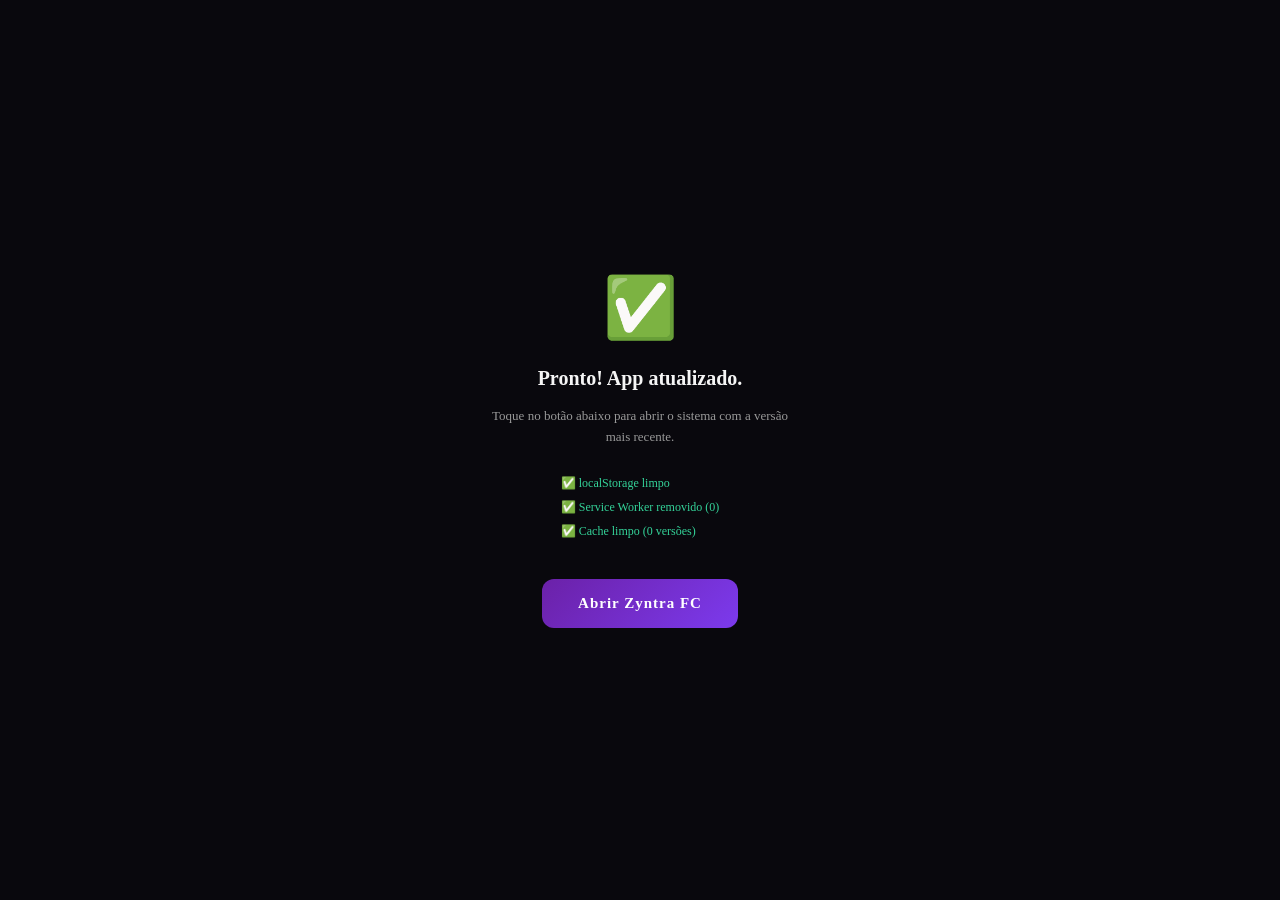
<file: reset.html>
<!DOCTYPE html>
<html lang="pt-BR">
<head>
<meta charset="UTF-8">
<meta name="viewport" content="width=device-width,initial-scale=1">
<title>Zyntra FC — Reset</title>
<style>
  *{box-sizing:border-box;margin:0;padding:0}
  body{background:#09080d;color:#f5f5f5;font-family:var(--f-body);display:flex;align-items:center;justify-content:center;min-height:100vh;flex-direction:column;gap:16px;text-align:center;padding:24px}
  .ico{font-size:60px;animation:pulse 1.5s ease-in-out infinite}
  @keyframes pulse{0%,100%{transform:scale(1)}50%{transform:scale(1.1)}}
  .msg{font-size:20px;font-weight:700;margin-top:8px}
  .sub{font-size:13px;color:#999;max-width:300px;line-height:1.6}
  .steps{margin-top:8px;font-size:12px;color:#555;max-width:300px;text-align:left;line-height:2}
  .btn{margin-top:20px;padding:16px 36px;background:linear-gradient(135deg,#6b21a8,#7c3aed);color:#fff;border:none;border-radius:12px;font-size:15px;font-weight:700;cursor:pointer;text-decoration:none;display:inline-block;letter-spacing:1px}
  .btn:disabled{opacity:.4;pointer-events:none}
  .ok{color:#34d399}
  .err{color:#f87171}
</style>
</head>
<body>
<div class="ico" id="ico">🔄</div>
<div class="msg" id="msg">Limpando cache...</div>
<div class="sub" id="sub">Removendo versão antiga e forçando atualização</div>
<div class="steps" id="steps"></div>
<a class="btn" id="btn" href="/zyntra-fc/" style="display:none">Abrir Zyntra FC</a>
<script>
(async function(){
  var ico=document.getElementById('ico');
  var msg=document.getElementById('msg');
  var sub=document.getElementById('sub');
  var steps=document.getElementById('steps');
  var btn=document.getElementById('btn');
  var log=function(txt,ok){
    var line=document.createElement('div');
    line.textContent=(ok===true?'✅ ':ok===false?'❌ ':'⏳ ')+txt;
    if(ok===true)line.className='ok';
    if(ok===false)line.className='err';
    steps.appendChild(line);
  };

  try{
    // 1. Limpa localStorage
    localStorage.removeItem('zyntra_sess');
    localStorage.removeItem('zyntra_lock');
    localStorage.removeItem('zyntra_v9');
    log('localStorage limpo',true);
  }catch(e){log('localStorage: '+e.message,false);}

  try{
    // 2. Cancela service workers
    if('serviceWorker' in navigator){
      var regs=await navigator.serviceWorker.getRegistrations();
      for(var r of regs){await r.unregister();}
      log('Service Worker removido ('+regs.length+')',true);
    }else{log('Service Worker não disponível',null);}
  }catch(e){log('SW: '+e.message,false);}

  try{
    // 3. Limpa todos os caches
    if('caches' in window){
      var keys=await caches.keys();
      for(var k of keys){await caches.delete(k);}
      log('Cache limpo ('+keys.length+' versões)',true);
    }else{log('Cache API não disponível',null);}
  }catch(e){log('Cache: '+e.message,false);}

  ico.textContent='✅';
  ico.style.animation='none';
  msg.textContent='Pronto! App atualizado.';
  sub.textContent='Toque no botão abaixo para abrir o sistema com a versão mais recente.';
  btn.style.display='inline-block';
})();
</script>
</body>
</html>
</file>
<file: mobile.css>
@media (max-width: 768px) {

  /* ── LAYOUT BASE ──
     body mantém flex do desktop, muda para coluna + altura total.
     body.login-open bloqueia scroll quando tela de login está visível. */
  body {
    flex-direction: column !important;
    height: 100dvh !important;
    overflow: hidden !important;
    -webkit-overflow-scrolling: touch;
  }
  body.login-open {
    overflow: hidden !important;
    height: 100dvh !important;
  }

  /* ── SIDEBAR: escondida no mobile ── */
  .sb { display: none !important; }

  /* ── MAIN: coluna flex que ocupa o espaço restante ── */
  .main {
    flex: 1 !important;
    min-height: 0 !important;
    width: 100% !important;
    display: flex !important;
    flex-direction: column !important;
    overflow: hidden !important;
  }

  /* ── TOPBAR ── */
  .topbar {
    flex-shrink: 0 !important;
    height: auto !important;
    min-height: 46px !important;
    padding: 8px 12px !important;
    padding-top: calc(8px + env(safe-area-inset-top)) !important;
    flex-wrap: wrap !important;
    gap: 6px !important;
  }
  .topbar-title { font-size: 13px !important; }
  #frase        { display: none !important; }
  .chip         { display: none !important; }
  #fs-status    { font-size: 10px !important; }

  /* ── PG: scroll vertical — NÃO definir overflow-x: hidden ──
     CSS spec: overflow-y:scroll força overflow-x:auto (não hidden).
     overflow-x:auto é OK — .tw/wrappers contêm o overflow horizontal
     internamente, então .pg nunca precisa rolar na horizontal. */
  .pg {
    flex: 1 !important;
    min-height: 0 !important;
    max-height: none !important;
    overflow-y: scroll !important;
    -webkit-overflow-scrolling: touch !important;
    padding: 12px !important;
    padding-bottom: calc(80px + env(safe-area-inset-bottom)) !important;
    height: auto !important;
  }

  /* ── TABELAS: scroll horizontal ──
     ATENÇÃO: .ts.tw (classe dupla) precisa de regra específica
     porque .ts vinha depois e sobrescrevia o overflow-x do .tw. */
  .tw {
    display: block !important;
    overflow-x: auto !important;
    -webkit-overflow-scrolling: touch !important;
    width: 100% !important;
    max-width: 100% !important;
  }
  .ts {
    max-height: none !important;
    overflow-y: visible !important;
  }
  /* Regra específica para .ts.tw (classe dupla) — garante scroll horizontal */
  .ts.tw {
    overflow-x: auto !important;
    overflow-y: visible !important;
    -webkit-overflow-scrolling: touch !important;
  }
  /* Wrappers criados pelo JS (MutationObserver) */
  [data-mob-wrap-div] {
    display: block !important;
    overflow-x: auto !important;
    -webkit-overflow-scrolling: touch !important;
    width: 100% !important;
  }
  table {
    display: table !important;
    white-space: nowrap !important;
    font-size: 12px !important;
    border-collapse: collapse !important;
  }
  thead { display: table-header-group !important; }
  tbody { display: table-row-group !important; }
  tfoot { display: table-footer-group !important; }
  th, td { padding: 7px 8px !important; white-space: nowrap !important; }

  /* Garante que os containers NÃO cortem o overflow das tabelas */
  .panel, .pb, .card, .ph { overflow: visible !important; }

  /* ── GRIDS ── */
  .g2                              { grid-template-columns: 1fr 1fr !important; }
  .g3, .g4, .g5                   { grid-template-columns: 1fr 1fr !important; }
  .row2                            { grid-template-columns: 1fr !important; }
  .cockpit                         { grid-template-columns: 1fr 1fr !important; }
  div[style*="grid-template-columns:1fr 1fr 1fr"] { grid-template-columns: 1fr !important; }
  div[style*="font-size:32px"]     { font-size: 20px !important; }
  div[style*="padding:24px 28px"]  { padding: 14px !important; }

  /* ── CARDS ── */
  .card .val { font-size: 16px !important; }
  .card .lbl { font-size: 10px !important; }

  /* ── BOTÕES ── */
  .btn {
    padding: 9px 12px !important;
    font-size: 13px !important;
    touch-action: manipulation !important;
    min-height: 38px;
  }
  .bsm  { padding: 7px 10px !important; font-size: 12px !important; }
  .brow { gap: 6px !important; flex-wrap: wrap !important; }

  /* ── TOQUE ── */
  .ni, .pill, [onclick], button, select, .sel, .btn {
    touch-action: manipulation !important;
    -webkit-tap-highlight-color: rgba(139,92,246,.15);
  }

  /* ── INPUTS: font-size 16px evita zoom automático no iOS ── */
  input, select, textarea, .inp, .sel,
  .fg input, .fg select, .fg textarea {
    font-size: 16px !important;
    padding: 10px !important;
  }

  /* ── FORMULÁRIOS ── */
  .f2, .f3 { grid-template-columns: 1fr !important; }
  .fg      { gap: 12px !important; }

  /* ── MODAL: abre de baixo + z-index acima do bottom nav ── */
  .mbg {
    padding: 0 !important;
    align-items: flex-end !important;
    z-index: 1500 !important;
  }
  .modal {
    width: 100% !important;
    max-height: 92dvh !important;
    overflow-y: auto !important;
    -webkit-overflow-scrolling: touch !important;
    border-radius: 18px 18px 0 0 !important;
    padding: 18px !important;
    padding-bottom: calc(18px + env(safe-area-inset-bottom)) !important;
    margin: 0 !important;
  }
  .modal.lg { width: 100% !important; }
  .macts    { gap: 8px !important; flex-wrap: wrap !important; }
  .macts .btn { flex: 1 !important; justify-content: center !important; min-width: 120px; }

  /* ── LOGIN MOBILE ── */
  /* Permite scroll quando teclado iOS está aberto e encobre o botão */
  .login-bg {
    overflow-y: auto !important;
    -webkit-overflow-scrolling: touch !important;
  }
  .login-wrap {
    flex-direction: column !important;
    width: 100% !important;
    min-height: 100dvh !important;
    border-radius: 0 !important;
    border: none !important;
    box-shadow: none !important;
    overflow: visible !important;
  }
  .login-brand { display: none !important; }
  .login-form-side {
    width: 100% !important;
    flex: 1 !important;
    padding: 40px 28px calc(40px + env(safe-area-inset-bottom)) !important;
    display: flex !important;
    flex-direction: column !important;
    justify-content: flex-start !important;
    overflow-y: visible !important;
  }
  .login-logo-mob {
    display: flex !important;
    flex-direction: column !important;
    align-items: center !important;
    margin-bottom: 28px !important;
  }
  .login-logo-mob img {
    width: 120px !important;
    height: auto !important;
    display: block !important;
    margin: 0 auto 16px !important;
    filter: drop-shadow(0 0 28px rgba(107,33,168,.9)) !important;
  }
  .login-logo-mob .t1 {
    font-size: 18px !important;
    font-weight: 900 !important;
    letter-spacing: 4px !important;
    color: #fff !important;
    text-transform: uppercase !important;
    text-align: center !important;
  }
  .login-logo-mob .t1 em { color: #8b5cf6 !important; font-style: normal !important; }
  .login-input  { font-size: 16px !important; padding: 14px 16px !important; border-radius: 10px !important; }
  .login-btn    { padding: 15px !important; font-size: 14px !important; margin-top: 6px !important; }
  .login-field  { margin-bottom: 12px !important; }
  .login-label  { font-size: 11px !important; font-weight: 700 !important; display: block !important; }

  /* ── NOTIFICAÇÕES: acima do bottom nav ── */
  div[style*="z-index:9000"] {
    bottom: calc(70px + env(safe-area-inset-bottom)) !important;
    right: 12px !important;
    left: 12px !important;
    max-width: none !important;
  }

  /* ── BOTTOM NAV ── */
  .mob-nav {
    display: flex !important;
    position: fixed !important;
    bottom: 0 !important;
    left: 0 !important;
    right: 0 !important;
    height: calc(58px + env(safe-area-inset-bottom)) !important;
    padding-bottom: env(safe-area-inset-bottom) !important;
    background: var(--w) !important;
    border-top: 1px solid var(--bdr2) !important;
    z-index: 1000 !important;
  }
  .mob-nav-btn {
    flex: 1 !important;
    display: flex !important;
    flex-direction: column !important;
    align-items: center !important;
    justify-content: center !important;
    gap: 2px !important;
    cursor: pointer !important;
    color: var(--t3) !important;
    font-size: 9px !important;
    font-weight: 600 !important;
    padding: 6px 2px !important;
    border: none !important;
    background: none !important;
    touch-action: manipulation !important;
    -webkit-tap-highlight-color: transparent !important;
  }
  .mob-nav-btn .ico { font-size: 19px !important; line-height: 1 !important; }
  .mob-nav-btn.on   { color:var(--ouro) !important; }

}
</file>
